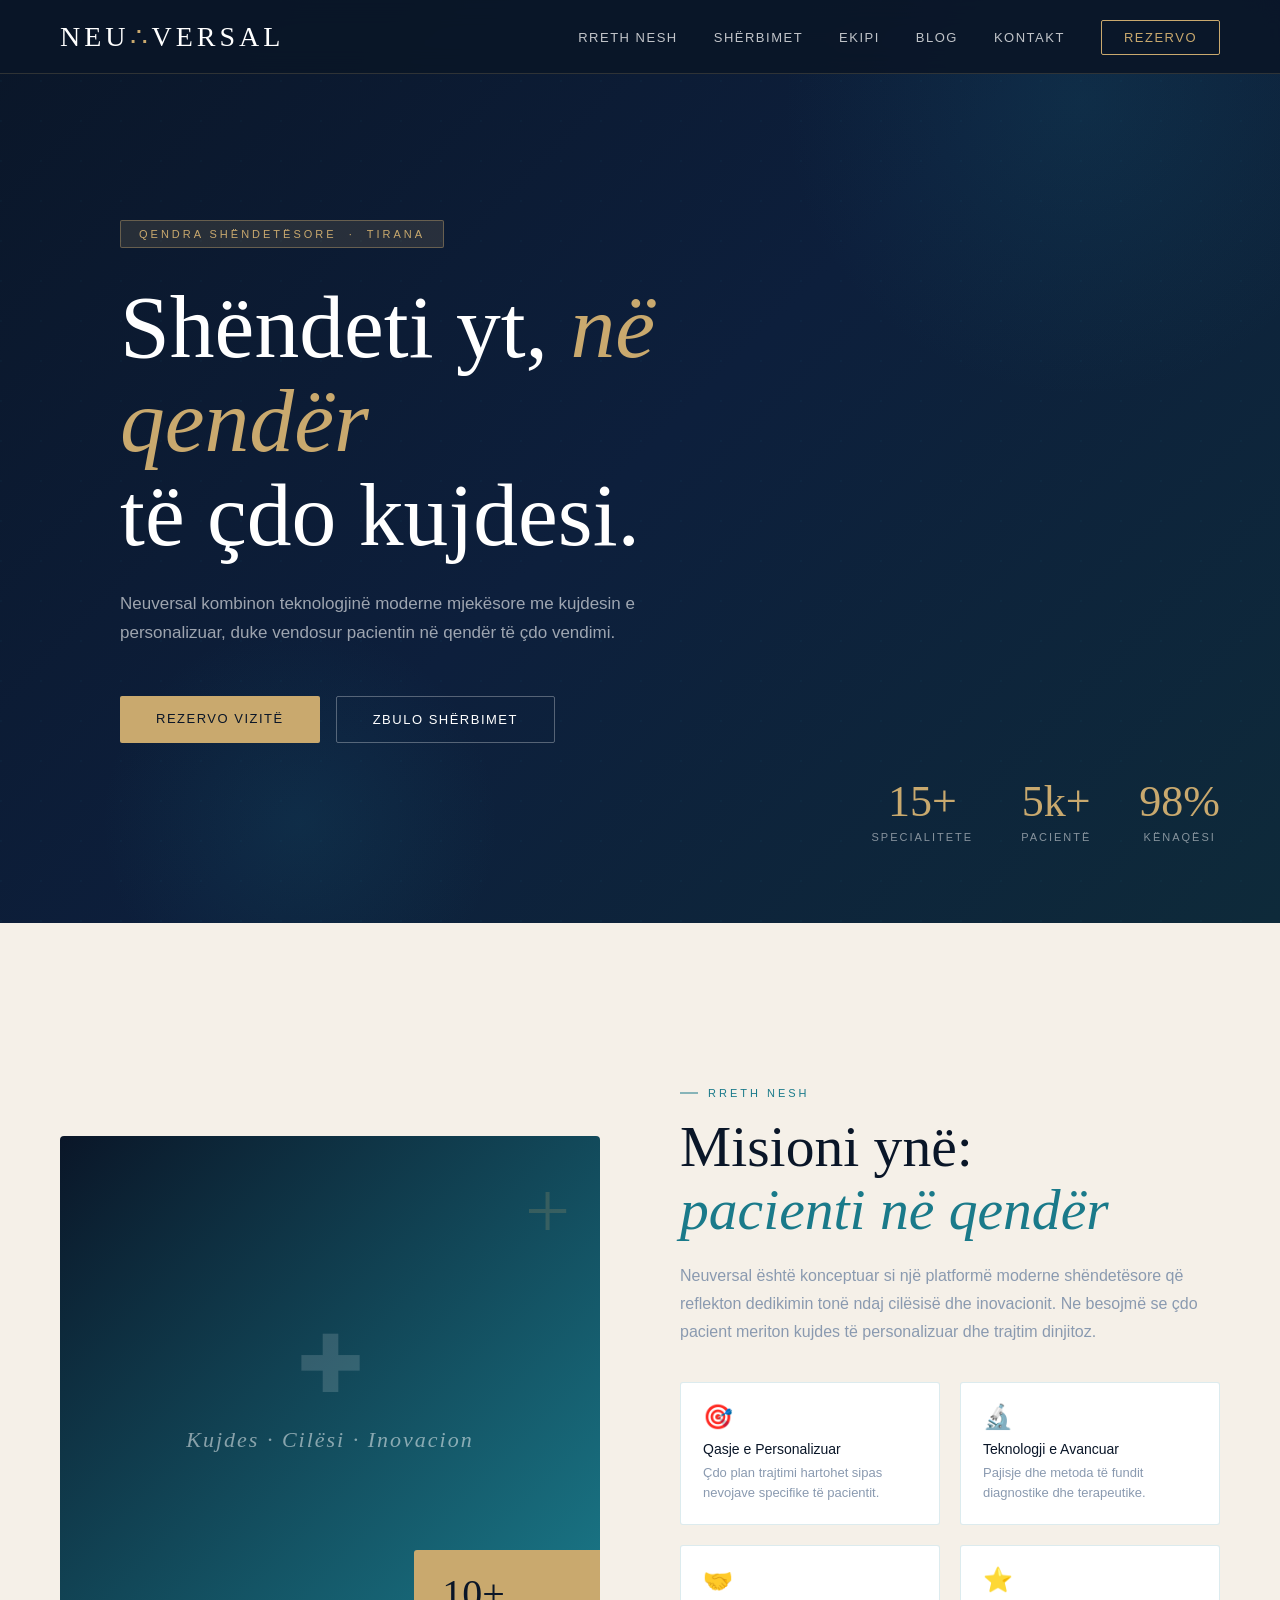
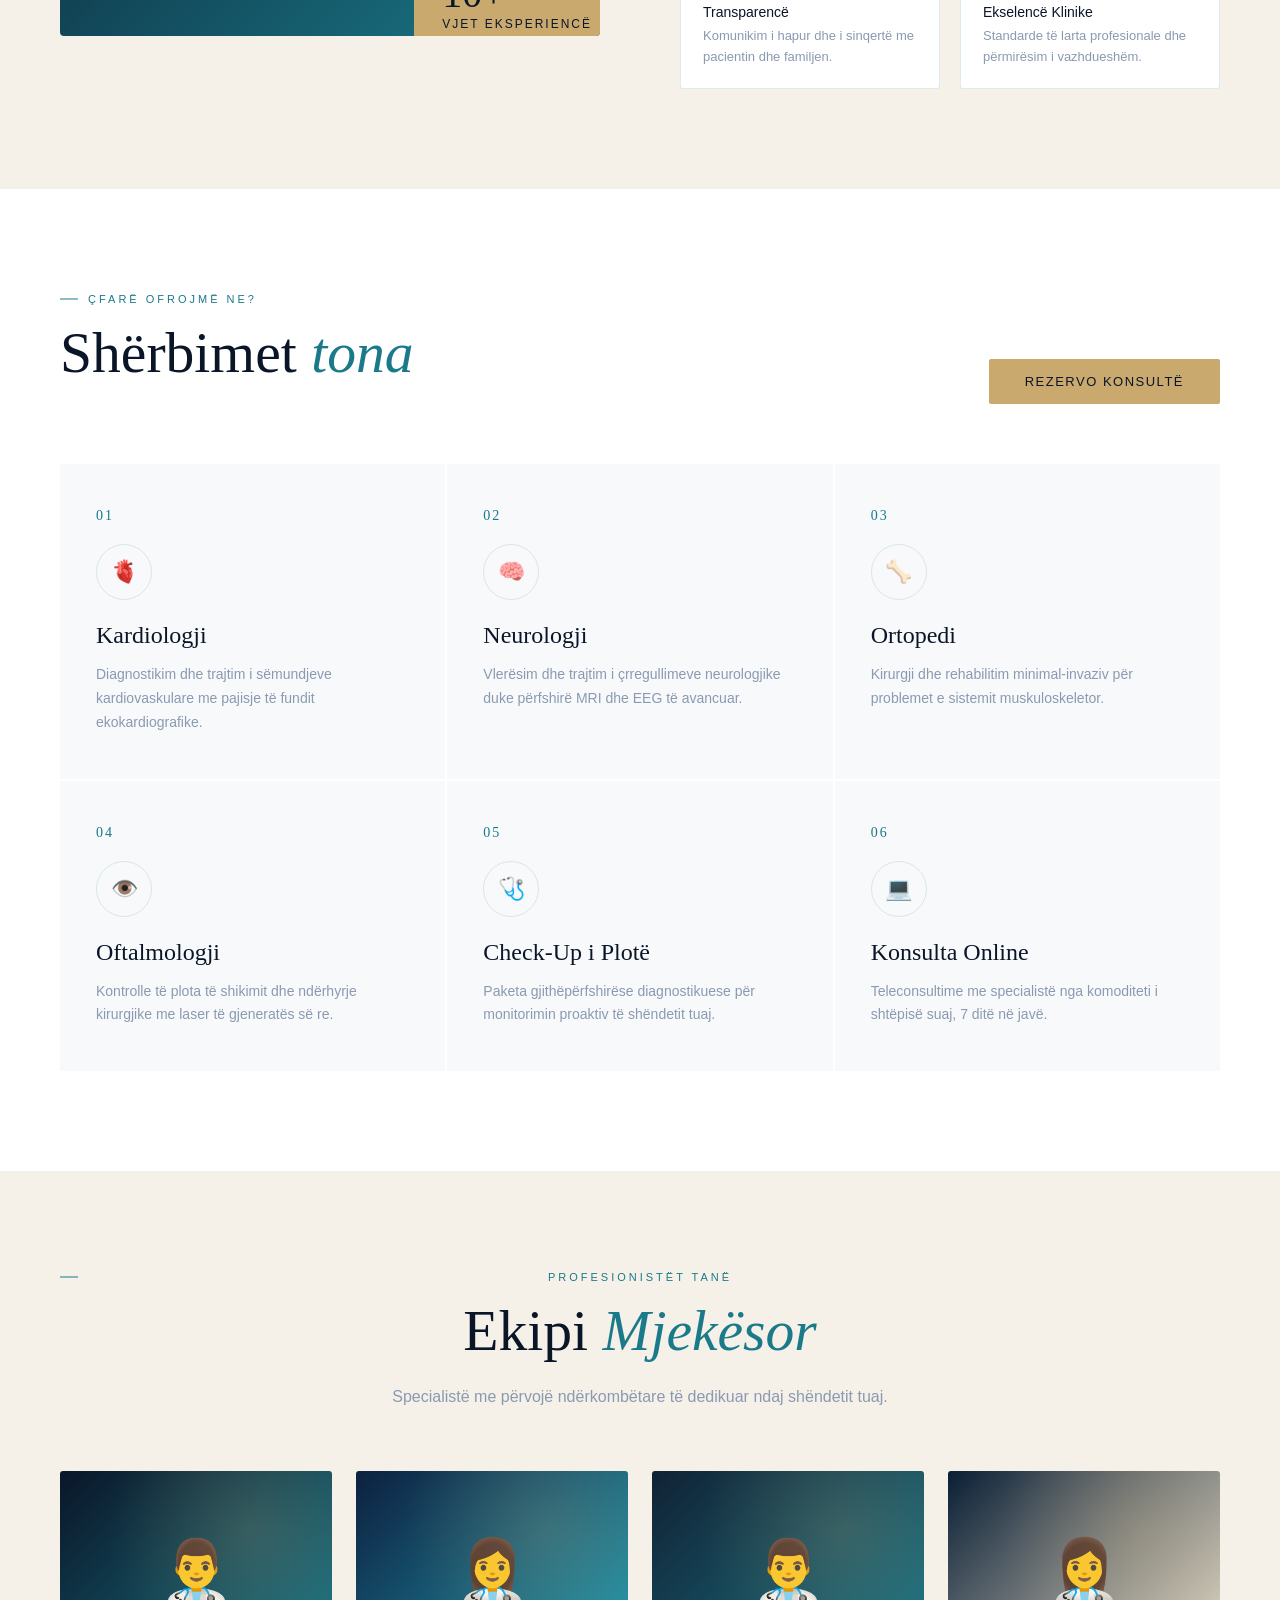
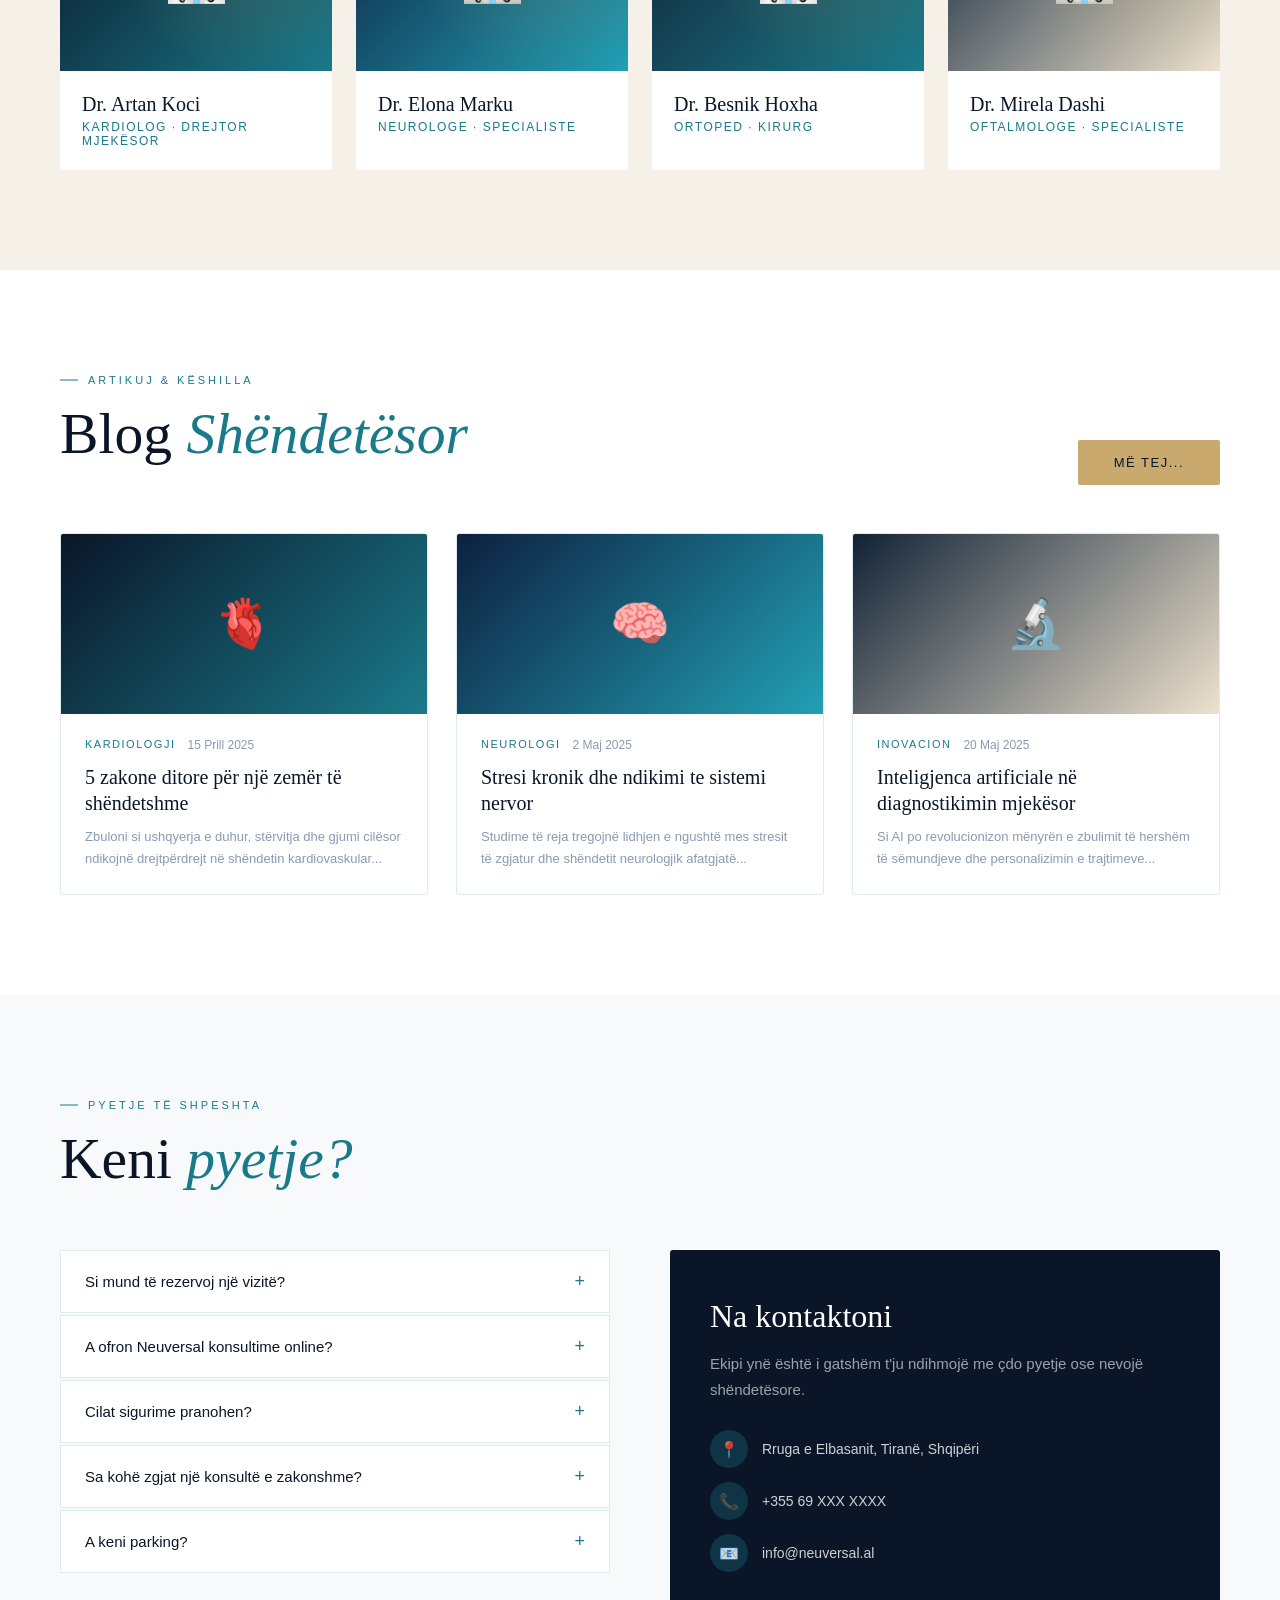
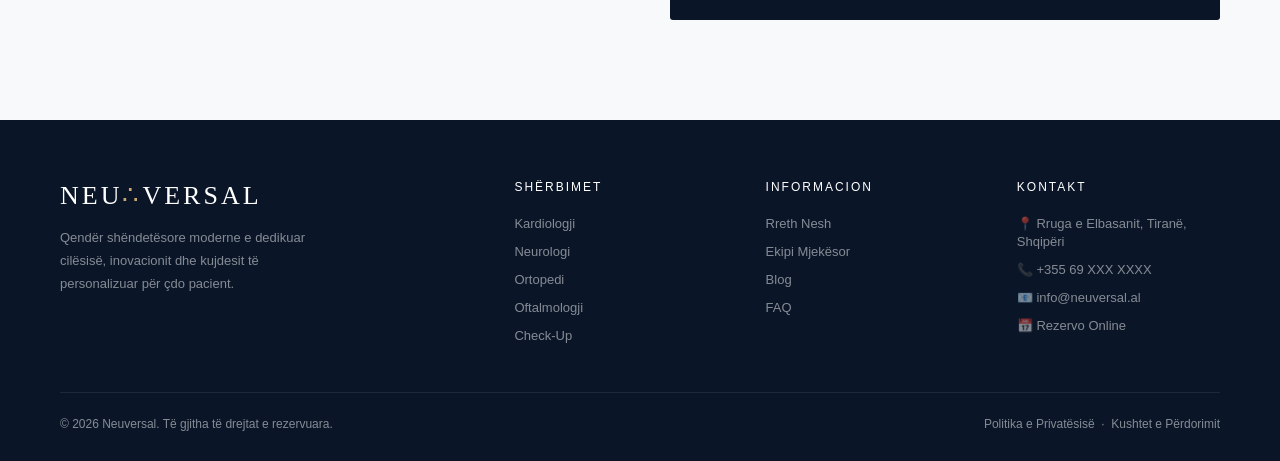
<file: Files/index.html>
<!DOCTYPE html>
<head>
    <meta charset="UTF-8">
    <title>Neuversal | Qendra Shëndetësore</title>
    <link rel="stylesheet" href="style.css">
</head>
<body>

<div id="navbar"></div>
<section id="hero">
    <div class="hero-bg-pattern"></div>
    <div class="hero-orb orb1"></div>
    <div class="hero-orb orb2"></div>
    <div class="hero-content">
        <div class="hero-tag">Qendra Shëndetësore &nbsp;·&nbsp; Tirana</div>
        <h1 class="hero-title">Shëndeti yt,<em> në qendër </em><br>të çdo kujdesi.</h1>
        <p class="hero-sub">Neuversal kombinon teknologjinë moderne mjekësore me kujdesin e personalizuar, duke vendosur pacientin në qendër të çdo vendimi.</p>
        <div class="hero-actions">
            <a href="#booking" class="btn-primary">Rezervo Vizitë</a>
            <a href="#services" class="btn-outline">Zbulo Shërbimet</a>
        </div>
    </div>
    <div class="hero-stats">
        <div class="stat">
            <div class="stat-num">15+</div>
            <div class="stat-label">Specialitete</div>
        </div>
        <div class="stat">
            <div class="stat-num">5k+</div>
            <div class="stat-label">Pacientë</div>
        </div>
        <div class="stat">
            <div class="stat-num">98%</div>
            <div class="stat-label">Kënaqësi</div>
        </div>
    </div>
</section>

<section id="about">
    <div class="about-grid">
        <div class="about-visual reveal">
            <div class="about-visual-inner">
                <div class="cross-icon">✚</div>
                <div class="about-icon-text">Kujdes · Cilësi · Inovacion</div>
            </div>
            <div class="about-badge">
                <span>10+</span>
                <small>Vjet Eksperiencë</small>
            </div>
        </div>
        <div class="reveal">
            <div class="section-tag">Rreth Nesh</div>
            <h2 class="section-title">Misioni ynë:<br><em>pacienti në qendër </em></h2>
            <p class="section-sub">Neuversal është konceptuar si një platformë moderne shëndetësore që reflekton dedikimin tonë ndaj cilësisë dhe inovacionit. Ne besojmë se çdo pacient meriton kujdes të personalizuar dhe trajtim dinjitoz.</p>
            <div class="values-grid">
                <div class="value-card">
                    <div class="value-icon">🎯</div>
                    <div class="value-title">Qasje e Personalizuar</div>
                    <div class="value-text">Çdo plan trajtimi hartohet sipas nevojave specifike të pacientit.</div>
                </div>
                <div class="value-card">
                    <div class="value-icon">🔬</div>
                    <div class="value-title">Teknologji e Avancuar</div>
                    <div class="value-text">Pajisje dhe metoda të fundit diagnostike dhe terapeutike.</div>
                </div>
                <div class="value-card">
                    <div class="value-icon">🤝</div>
                    <div class="value-title">Transparencë</div>
                    <div class="value-text">Komunikim i hapur dhe i sinqertë me pacientin dhe familjen.</div>
                </div>
                <div class="value-card">
                    <div class="value-icon">⭐</div>
                    <div class="value-title">Ekselencë Klinike</div>
                    <div class="value-text">Standarde të larta profesionale dhe përmirësim i vazhdueshëm.</div>
                </div>
            </div>
        </div>
    </div>
</section>

<section id="services">
    <div class="services-header reveal">
        <div>
            <div class="section-tag">Çfarë ofrojmë ne?</div>
            <h2 class="section-title">Shërbimet <em>tona</em></h2>
        </div>
        <a href="booking.html" class="btn-primary">Rezervo Konsultë</a>
    </div>
    <div class="services-grid">
        <div class="service-card reveal">
            <div class="service-num">01</div>
            <div class="service-icon-wrap">🫀</div>
            <div class="service-title">Kardiologji</div>
            <div class="service-text">Diagnostikim dhe trajtim i sëmundjeve kardiovaskulare me pajisje të fundit ekokardiografike.</div>
        </div>
        <div class="service-card reveal">
            <div class="service-num">02</div>
            <div class="service-icon-wrap">🧠</div>
            <div class="service-title">Neurologji</div>
            <div class="service-text">Vlerësim dhe trajtim i çrregullimeve neurologjike duke përfshirë MRI dhe EEG të avancuar.</div>
        </div>
        <div class="service-card reveal">
            <div class="service-num">03</div>
            <div class="service-icon-wrap">🦴</div>
            <div class="service-title">Ortopedi</div>
            <div class="service-text">Kirurgji dhe rehabilitim minimal-invaziv për problemet e sistemit muskuloskeletor.</div>
        </div>
        <div class="service-card reveal">
            <div class="service-num">04</div>
            <div class="service-icon-wrap">👁️</div>
            <div class="service-title">Oftalmologji</div>
            <div class="service-text">Kontrolle të plota të shikimit dhe ndërhyrje kirurgjike me laser të gjeneratës së re.</div>
        </div>
        <div class="service-card reveal">
            <div class="service-num">05</div>
            <div class="service-icon-wrap">🩺</div>
            <div class="service-title">Check-Up i Plotë</div>
            <div class="service-text">Paketa gjithëpërfshirëse diagnostikuese për monitorimin proaktiv të shëndetit tuaj.</div>
        </div>
        <div class="service-card reveal">
            <div class="service-num">06</div>
            <div class="service-icon-wrap">💻</div>
            <div class="service-title">Konsulta Online</div>
            <div class="service-text">Teleconsultime me specialistë nga komoditeti i shtëpisë suaj, 7 ditë në javë.</div>
        </div>
    </div>
</section>

<!-- TEAM -->
<section id="team">
    <div class="reveal" style="text-align:center;">
        <div class="section-tag" style="display:block;padding-left:0;">Profesionistët tanë</div>
        <h2 class="section-title">Ekipi <em>Mjekësor</em></h2>
        <p class="section-sub" style="margin:0 auto;">Specialistë me përvojë ndërkombëtare të dedikuar ndaj shëndetit tuaj.</p>
    </div>
    <div class="team-grid">
        <div class="team-card reveal">
            <div class="team-photo" style="background:linear-gradient(135deg,#0a1628,#1a7a8a);">👨‍⚕️</div>
            <div class="team-info">
                <div class="team-name">Dr. Artan Koci</div>
                <div class="team-role">Kardiolog · Drejtor Mjekësor</div>
            </div>
        </div>
        <div class="team-card reveal">
            <div class="team-photo" style="background:linear-gradient(135deg,#0d2040,#22a0b4);">👩‍⚕️</div>
            <div class="team-info">
                <div class="team-name">Dr. Elona Marku</div>
                <div class="team-role">Neurologe · Specialiste</div>
            </div>
        </div>
        <div class="team-card reveal">
            <div class="team-photo" style="background:linear-gradient(135deg,#112235,#1a7a8a);">👨‍⚕️</div>
            <div class="team-info">
                <div class="team-name">Dr. Besnik Hoxha</div>
                <div class="team-role">Ortoped · Kirurg</div>
            </div>
        </div>
        <div class="team-card reveal">
            <div class="team-photo" style="background:linear-gradient(135deg,#0a1f35,#c9a96e55);">👩‍⚕️</div>
            <div class="team-info">
                <div class="team-name">Dr. Mirela Dashi</div>
                <div class="team-role">Oftalmologe · Specialiste</div>
            </div>
        </div>
    </div>
</section>


<!-- BLOG -->
<section id="blog">
    <div class="blog-header reveal">
        <div>
            <div class="section-tag">Artikuj & Këshilla</div>
            <h2 class="section-title">Blog <em>Shëndetësor</em></h2>
        </div>
        <div class="blog-actions">
            <a href="blog.html" class="btn-primary">Më tej...</a>
        </div>
    </div>
    <div class="blog-grid" id="blogGrid">
        <div class="blog-card reveal" data-tags="zemër kardiovaskulare">
            <div class="blog-img" style="background:linear-gradient(135deg,#0a1628,#1a7a8a);">🫀</div>
            <div class="blog-body">
                <div class="blog-meta">
                    <span class="blog-cat">Kardiologji</span>
                    <span class="blog-date">15 Prill 2025</span>
                </div>
                <div class="blog-title">5 zakone ditore për një zemër të shëndetshme</div>
                <div class="blog-excerpt">Zbuloni si ushqyerja e duhur, stërvitja dhe gjumi cilësor ndikojnë drejtpërdrejt në shëndetin kardiovaskular...</div>
            </div>
        </div>
        <div class="blog-card reveal" data-tags="neurë trurit mendja">
            <div class="blog-img" style="background:linear-gradient(135deg,#0d2040,#22a0b4);">🧠</div>
            <div class="blog-body">
                <div class="blog-meta">
                    <span class="blog-cat">Neurologi</span>
                    <span class="blog-date">2 Maj 2025</span>
                </div>
                <div class="blog-title">Stresi kronik dhe ndikimi te sistemi nervor</div>
                <div class="blog-excerpt">Studime të reja tregojnë lidhjen e ngushtë mes stresit të zgjatur dhe shëndetit neurologjik afatgjatë...</div>
            </div>
        </div>
        <div class="blog-card reveal" data-tags="teknologji mjekësi inovacion">
            <div class="blog-img" style="background:linear-gradient(135deg,#112235,#c9a96e55);">🔬</div>
            <div class="blog-body">
                <div class="blog-meta">
                    <span class="blog-cat">Inovacion</span>
                    <span class="blog-date">20 Maj 2025</span>
                </div>
                <div class="blog-title">Inteligjenca artificiale në diagnostikimin mjekësor</div>
                <div class="blog-excerpt">Si AI po revolucionizon mënyrën e zbulimit të hershëm të sëmundjeve dhe personalizimin e trajtimeve...</div>
            </div>
        </div>
    </div>
</section>


<!-- FAQ -->
<section id="faq">
    <div class="section-tag reveal">Pyetje të Shpeshta</div>
    <h2 class="section-title reveal">Keni <em>pyetje?</em></h2>
    <div class="faq-grid">
        <div class="faq-list reveal">
            <div class="faq-item">
                <div class="faq-q" onclick="toggleFaq(this)">
                    Si mund të rezervoj një vizitë? <span class="faq-arrow">+</span>
                </div>
                <div class="faq-a"><p>Mund të rezervoni online nëpërmjet formularit tonë, duke telefonuar numrin tonë, ose duke ardhur direkt në qendër. Konfirmimi bëhet brenda 24 orëve.</p></div>
            </div>
            <div class="faq-item">
                <div class="faq-q" onclick="toggleFaq(this)">
                    A ofron Neuversal konsultime online? <span class="faq-arrow">+</span>
                </div>
                <div class="faq-a"><p>Po, ofrojmë teleconsultime me të gjithë specialistët tanë nëpërmjet platformës dixhitale, nga e hëna deri të dielën.</p></div>
            </div>
            <div class="faq-item">
                <div class="faq-q" onclick="toggleFaq(this)">
                    Cilat sigurime pranohen? <span class="faq-arrow">+</span>
                </div>
                <div class="faq-a"><p>Punojmë me kryesore kompanitë e sigurimeve shëndetësore private në Shqipëri. Kontaktoni recepsionin tonë për informacion specifik.</p></div>
            </div>
            <div class="faq-item">
                <div class="faq-q" onclick="toggleFaq(this)">
                    Sa kohë zgjat një konsultë e zakonshme? <span class="faq-arrow">+</span>
                </div>
                <div class="faq-a"><p>Konsultat standarde zgjasin 30–45 minuta. Vizitat e check-up mund të zgjasin deri 2 orë varësisht nga paketa e zgjedhur.</p></div>
            </div>
            <div class="faq-item">
                <div class="faq-q" onclick="toggleFaq(this)">
                    A keni parking? <span class="faq-arrow">+</span>
                </div>
                <div class="faq-a"><p>Po, ofrojmë parking falas për të gjithë pacientët tanë brenda ambienteve të qendrës.</p></div>
            </div>
        </div>
        <div class="faq-contact-box reveal">
            <h3>Na kontaktoni</h3>
            <p>Ekipi ynë është i gatshëm t'ju ndihmojë me çdo pyetje ose nevojë shëndetësore.</p>
            <div class="contact-details">
                <div class="contact-detail"><div class="contact-detail-icon">📍</div> Rruga e Elbasanit, Tiranë, Shqipëri</div>
                <div class="contact-detail"><div class="contact-detail-icon">📞</div> +355 69 XXX XXXX</div>
                <div class="contact-detail"><div class="contact-detail-icon">📧</div> info@neuversal.al</div>
            </div>
        </div>
    </div>
</section>

<div id="footer"></div>




<script>
    fetch("navbar.html")
        .then(response => response.text())
        .then(data => {
            document.getElementById("navbar").innerHTML = data;
        });
    // Scroll reveal
    const observer = new IntersectionObserver(entries => {
        entries.forEach(e => { if(e.isIntersecting) e.target.classList.add('visible'); });
    }, { threshold: 0.1 });
    document.querySelectorAll('.reveal').forEach(el => observer.observe(el));

    // FAQ
    function toggleFaq(el) {
        const item = el.closest('.faq-item');
        const isOpen = item.classList.contains('open');
        document.querySelectorAll('.faq-item').forEach(i => i.classList.remove('open'));
        if (!isOpen) item.classList.add('open');
    }
        fetch("footer.html")
        .then(response => response.text())
        .then(data => {
        document.getElementById("footer").innerHTML = data;
    });

</script>
</body>
</html>
</file>
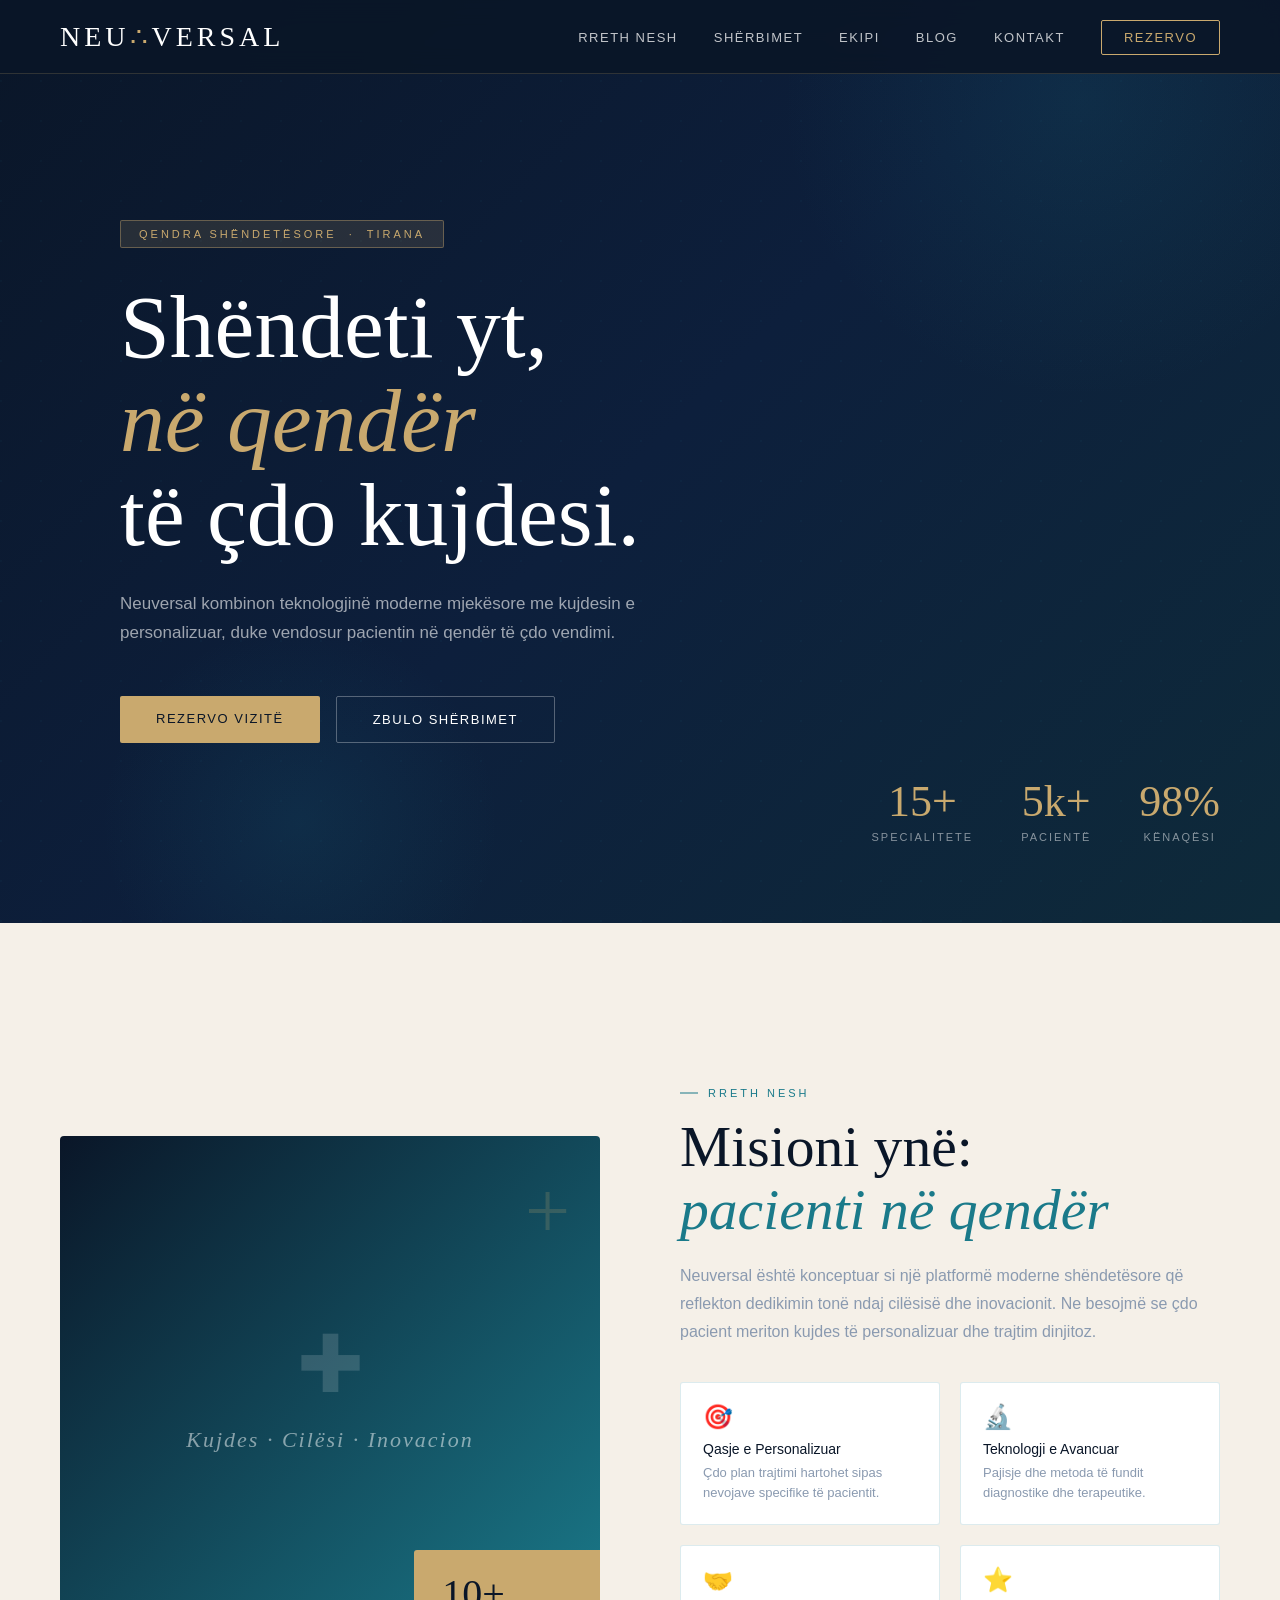
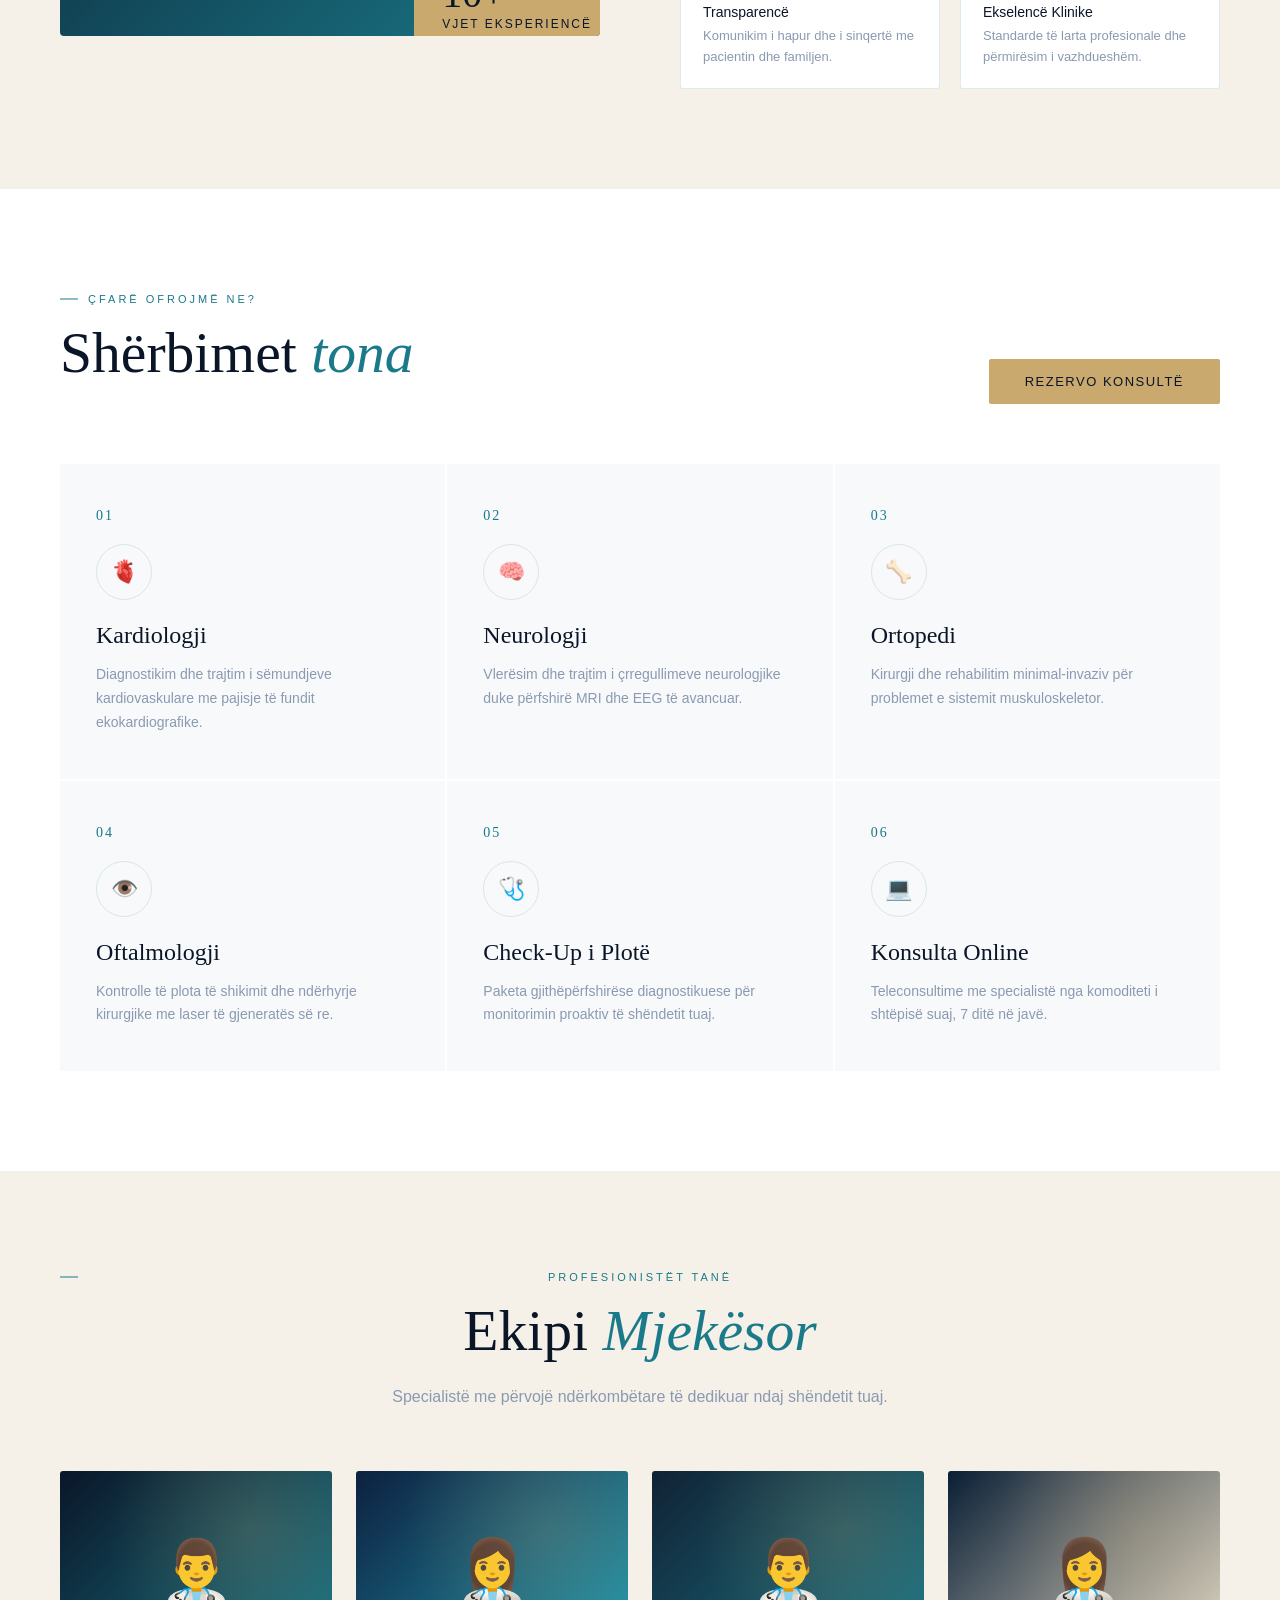
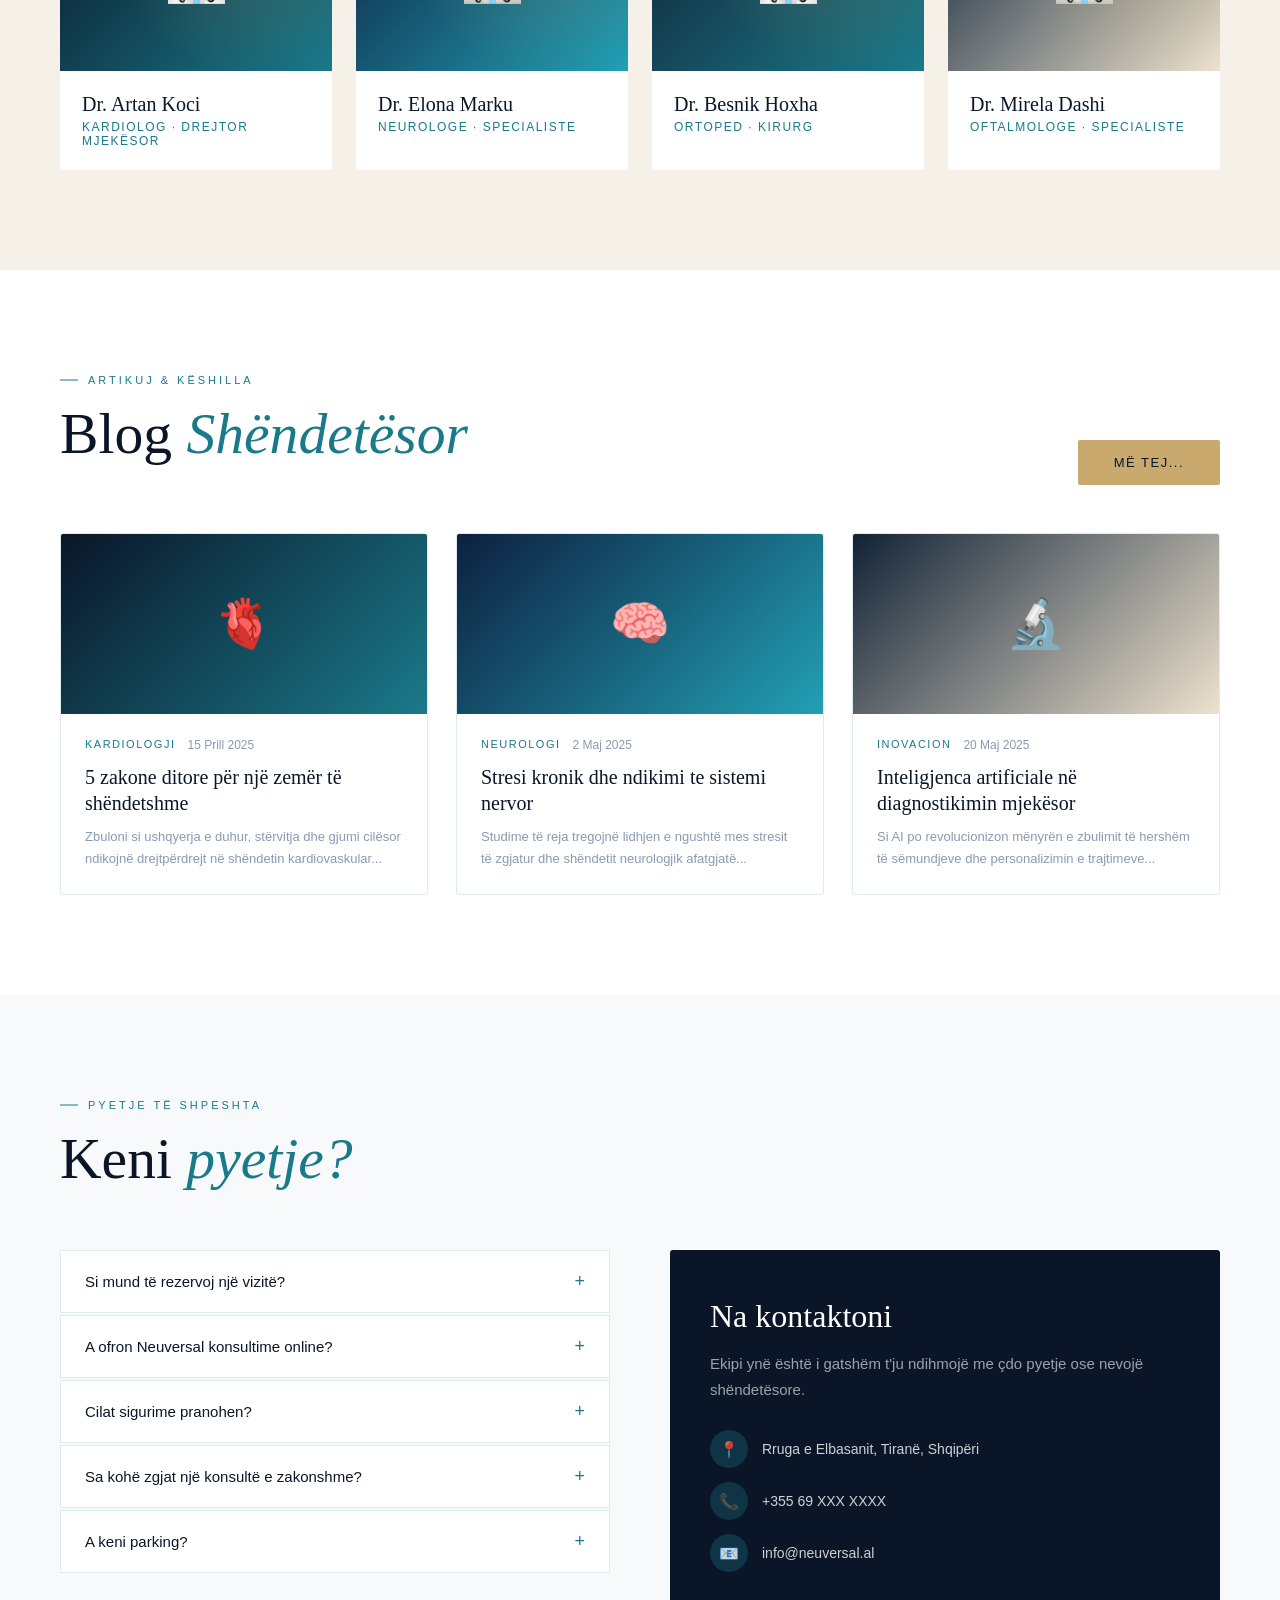
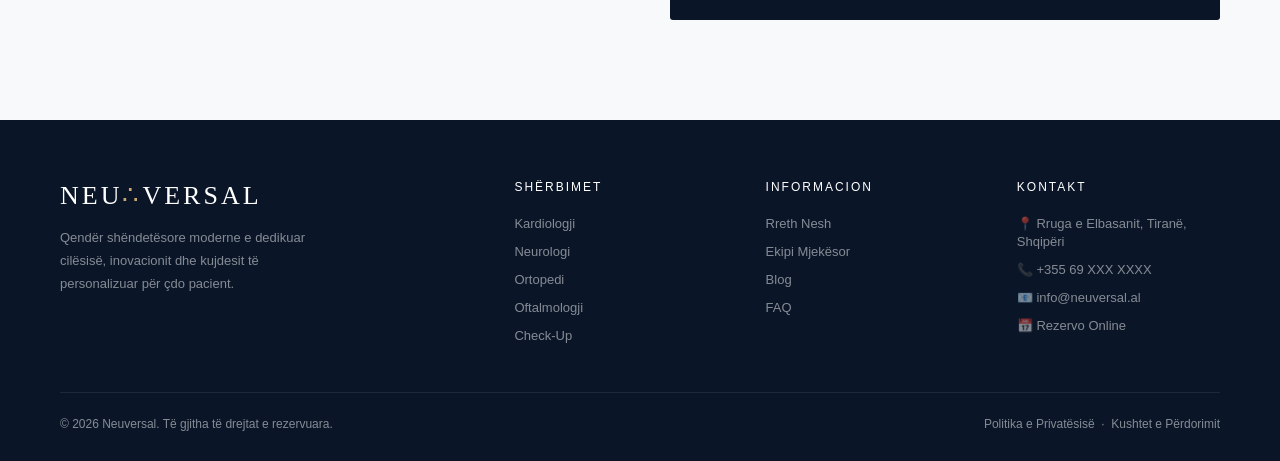
<file: Files/User/index.html>
<!DOCTYPE html>
<head>
    <meta charset="UTF-8">
    <title>Neuversal | Qendra Shëndetësore</title>
    <link rel="stylesheet" href="style.css">
</head>
<body>

<div id="navbar"></div>
<section id="hero">
    <div class="hero-bg-pattern"></div>
    <div class="hero-orb orb1"></div>
    <div class="hero-orb orb2"></div>
    <div class="hero-content">
        <div class="hero-tag">Qendra Shëndetësore &nbsp;·&nbsp; Tirana</div>
        <h1 class="hero-title">Shëndeti yt,  <br><em> në qendër </em><br>të çdo kujdesi.</h1>
        <p class="hero-sub">Neuversal kombinon teknologjinë moderne mjekësore me kujdesin e personalizuar, duke vendosur pacientin në qendër të çdo vendimi.</p>
        <div class="hero-actions">
            <a href="booking.html" class="btn-primary">Rezervo Vizitë</a>
            <a href="services.html" class="btn-outline">Zbulo Shërbimet</a>
        </div>
    </div>
    <div class="hero-stats">
        <div class="stat">
            <div class="stat-num">15+</div>
            <div class="stat-label">Specialitete</div>
        </div>
        <div class="stat">
            <div class="stat-num">5k+</div>
            <div class="stat-label">Pacientë</div>
        </div>
        <div class="stat">
            <div class="stat-num">98%</div>
            <div class="stat-label">Kënaqësi</div>
        </div>
    </div>
</section>

<section id="about">
    <div class="about-grid">
        <div class="about-visual reveal">
            <div class="about-visual-inner">
                <div class="cross-icon">✚</div>
                <div class="about-icon-text">Kujdes · Cilësi · Inovacion</div>
            </div>
            <div class="about-badge">
                <span>10+</span>
                <small>Vjet Eksperiencë</small>
            </div>
        </div>
        <div class="reveal">
            <div class="section-tag">Rreth Nesh</div>
            <h2 class="section-title">Misioni ynë:<br><em>pacienti në qendër </em></h2>
            <p class="section-sub">Neuversal është konceptuar si një platformë moderne shëndetësore që reflekton dedikimin tonë ndaj cilësisë dhe inovacionit. Ne besojmë se çdo pacient meriton kujdes të personalizuar dhe trajtim dinjitoz.</p>
            <div class="values-grid">
                <div class="value-card">
                    <div class="value-icon">🎯</div>
                    <div class="value-title">Qasje e Personalizuar</div>
                    <div class="value-text">Çdo plan trajtimi hartohet sipas nevojave specifike të pacientit.</div>
                </div>
                <div class="value-card">
                    <div class="value-icon">🔬</div>
                    <div class="value-title">Teknologji e Avancuar</div>
                    <div class="value-text">Pajisje dhe metoda të fundit diagnostike dhe terapeutike.</div>
                </div>
                <div class="value-card">
                    <div class="value-icon">🤝</div>
                    <div class="value-title">Transparencë</div>
                    <div class="value-text">Komunikim i hapur dhe i sinqertë me pacientin dhe familjen.</div>
                </div>
                <div class="value-card">
                    <div class="value-icon">⭐</div>
                    <div class="value-title">Ekselencë Klinike</div>
                    <div class="value-text">Standarde të larta profesionale dhe përmirësim i vazhdueshëm.</div>
                </div>
            </div>
        </div>
    </div>
</section>

<section id="services">
    <div class="services-header reveal">
        <div>
            <div class="section-tag">Çfarë ofrojmë ne?</div>
            <h2 class="section-title">Shërbimet <em>tona</em></h2>
        </div>
        <a href="booking.html" class="btn-primary">Rezervo Konsultë</a>
    </div>
    <div class="services-grid">
        <div class="service-card reveal">
            <div class="service-num">01</div>
            <div class="service-icon-wrap">🫀</div>
            <div class="service-title">Kardiologji</div>
            <div class="service-text">Diagnostikim dhe trajtim i sëmundjeve kardiovaskulare me pajisje të fundit ekokardiografike.</div>
        </div>
        <div class="service-card reveal">
            <div class="service-num">02</div>
            <div class="service-icon-wrap">🧠</div>
            <div class="service-title">Neurologji</div>
            <div class="service-text">Vlerësim dhe trajtim i çrregullimeve neurologjike duke përfshirë MRI dhe EEG të avancuar.</div>
        </div>
        <div class="service-card reveal">
            <div class="service-num">03</div>
            <div class="service-icon-wrap">🦴</div>
            <div class="service-title">Ortopedi</div>
            <div class="service-text">Kirurgji dhe rehabilitim minimal-invaziv për problemet e sistemit muskuloskeletor.</div>
        </div>
        <div class="service-card reveal">
            <div class="service-num">04</div>
            <div class="service-icon-wrap">👁️</div>
            <div class="service-title">Oftalmologji</div>
            <div class="service-text">Kontrolle të plota të shikimit dhe ndërhyrje kirurgjike me laser të gjeneratës së re.</div>
        </div>
        <div class="service-card reveal">
            <div class="service-num">05</div>
            <div class="service-icon-wrap">🩺</div>
            <div class="service-title">Check-Up i Plotë</div>
            <div class="service-text">Paketa gjithëpërfshirëse diagnostikuese për monitorimin proaktiv të shëndetit tuaj.</div>
        </div>
        <div class="service-card reveal">
            <div class="service-num">06</div>
            <div class="service-icon-wrap">💻</div>
            <div class="service-title">Konsulta Online</div>
            <div class="service-text">Teleconsultime me specialistë nga komoditeti i shtëpisë suaj, 7 ditë në javë.</div>
        </div>
    </div>
</section>

<!-- TEAM -->
<section id="team">
    <div class="reveal" style="text-align:center;">
        <div class="section-tag" style="display:block;padding-left:0;">Profesionistët tanë</div>
        <h2 class="section-title">Ekipi <em>Mjekësor</em></h2>
        <p class="section-sub" style="margin:0 auto;">Specialistë me përvojë ndërkombëtare të dedikuar ndaj shëndetit tuaj.</p>
    </div>
    <div class="team-grid">
        <div class="team-card reveal">
            <div class="team-photo" style="background:linear-gradient(135deg,#0a1628,#1a7a8a);">👨‍⚕️</div>
            <div class="team-info">
                <div class="team-name">Dr. Artan Koci</div>
                <div class="team-role">Kardiolog · Drejtor Mjekësor</div>
            </div>
        </div>
        <div class="team-card reveal">
            <div class="team-photo" style="background:linear-gradient(135deg,#0d2040,#22a0b4);">👩‍⚕️</div>
            <div class="team-info">
                <div class="team-name">Dr. Elona Marku</div>
                <div class="team-role">Neurologe · Specialiste</div>
            </div>
        </div>
        <div class="team-card reveal">
            <div class="team-photo" style="background:linear-gradient(135deg,#112235,#1a7a8a);">👨‍⚕️</div>
            <div class="team-info">
                <div class="team-name">Dr. Besnik Hoxha</div>
                <div class="team-role">Ortoped · Kirurg</div>
            </div>
        </div>
        <div class="team-card reveal">
            <div class="team-photo" style="background:linear-gradient(135deg,#0a1f35,#c9a96e55);">👩‍⚕️</div>
            <div class="team-info">
                <div class="team-name">Dr. Mirela Dashi</div>
                <div class="team-role">Oftalmologe · Specialiste</div>
            </div>
        </div>
    </div>
</section>


<!-- BLOG -->
<section id="blog">
    <div class="blog-header reveal">
        <div>
            <div class="section-tag">Artikuj & Këshilla</div>
            <h2 class="section-title">Blog <em>Shëndetësor</em></h2>
        </div>
        <div class="blog-actions">
            <a href="blog.html" class="btn-primary">Më tej...</a>
        </div>
    </div>
    <div class="blog-grid" id="blogGrid">
        <div class="blog-card reveal" data-tags="zemër kardiovaskulare">
            <div class="blog-img" style="background:linear-gradient(135deg,#0a1628,#1a7a8a);">🫀</div>
            <div class="blog-body">
                <div class="blog-meta">
                    <span class="blog-cat">Kardiologji</span>
                    <span class="blog-date">15 Prill 2025</span>
                </div>
                <div class="blog-title">5 zakone ditore për një zemër të shëndetshme</div>
                <div class="blog-excerpt">Zbuloni si ushqyerja e duhur, stërvitja dhe gjumi cilësor ndikojnë drejtpërdrejt në shëndetin kardiovaskular...</div>
            </div>
        </div>
        <div class="blog-card reveal" data-tags="neurë trurit mendja">
            <div class="blog-img" style="background:linear-gradient(135deg,#0d2040,#22a0b4);">🧠</div>
            <div class="blog-body">
                <div class="blog-meta">
                    <span class="blog-cat">Neurologi</span>
                    <span class="blog-date">2 Maj 2025</span>
                </div>
                <div class="blog-title">Stresi kronik dhe ndikimi te sistemi nervor</div>
                <div class="blog-excerpt">Studime të reja tregojnë lidhjen e ngushtë mes stresit të zgjatur dhe shëndetit neurologjik afatgjatë...</div>
            </div>
        </div>
        <div class="blog-card reveal" data-tags="teknologji mjekësi inovacion">
            <div class="blog-img" style="background:linear-gradient(135deg,#112235,#c9a96e55);">🔬</div>
            <div class="blog-body">
                <div class="blog-meta">
                    <span class="blog-cat">Inovacion</span>
                    <span class="blog-date">20 Maj 2025</span>
                </div>
                <div class="blog-title">Inteligjenca artificiale në diagnostikimin mjekësor</div>
                <div class="blog-excerpt">Si AI po revolucionizon mënyrën e zbulimit të hershëm të sëmundjeve dhe personalizimin e trajtimeve...</div>
            </div>
        </div>
    </div>
</section>


<!-- FAQ -->
<section id="faq">
    <div class="section-tag reveal">Pyetje të Shpeshta</div>
    <h2 class="section-title reveal">Keni <em>pyetje?</em></h2>
    <div class="faq-grid">
        <div class="faq-list reveal">
            <div class="faq-item">
                <div class="faq-q" onclick="toggleFaq(this)">
                    Si mund të rezervoj një vizitë? <span class="faq-arrow">+</span>
                </div>
                <div class="faq-a"><p>Mund të rezervoni online nëpërmjet formularit tonë, duke telefonuar numrin tonë, ose duke ardhur direkt në qendër. Konfirmimi bëhet brenda 24 orëve.</p></div>
            </div>
            <div class="faq-item">
                <div class="faq-q" onclick="toggleFaq(this)">
                    A ofron Neuversal konsultime online? <span class="faq-arrow">+</span>
                </div>
                <div class="faq-a"><p>Po, ofrojmë teleconsultime me të gjithë specialistët tanë nëpërmjet platformës dixhitale, nga e hëna deri të dielën.</p></div>
            </div>
            <div class="faq-item">
                <div class="faq-q" onclick="toggleFaq(this)">
                    Cilat sigurime pranohen? <span class="faq-arrow">+</span>
                </div>
                <div class="faq-a"><p>Punojmë me kryesore kompanitë e sigurimeve shëndetësore private në Shqipëri. Kontaktoni recepsionin tonë për informacion specifik.</p></div>
            </div>
            <div class="faq-item">
                <div class="faq-q" onclick="toggleFaq(this)">
                    Sa kohë zgjat një konsultë e zakonshme? <span class="faq-arrow">+</span>
                </div>
                <div class="faq-a"><p>Konsultat standarde zgjasin 30–45 minuta. Vizitat e check-up mund të zgjasin deri 2 orë varësisht nga paketa e zgjedhur.</p></div>
            </div>
            <div class="faq-item">
                <div class="faq-q" onclick="toggleFaq(this)">
                    A keni parking? <span class="faq-arrow">+</span>
                </div>
                <div class="faq-a"><p>Po, ofrojmë parking falas për të gjithë pacientët tanë brenda ambienteve të qendrës.</p></div>
            </div>
        </div>
        <div class="faq-contact-box reveal">
            <h3>Na kontaktoni</h3>
            <p>Ekipi ynë është i gatshëm t'ju ndihmojë me çdo pyetje ose nevojë shëndetësore.</p>
            <div class="contact-details">
                <div class="contact-detail"><div class="contact-detail-icon">📍</div> Rruga e Elbasanit, Tiranë, Shqipëri</div>
                <div class="contact-detail"><div class="contact-detail-icon">📞</div> +355 69 XXX XXXX</div>
                <div class="contact-detail"><div class="contact-detail-icon">📧</div> info@neuversal.al</div>
            </div>
        </div>
    </div>
</section>

<div id="footer"></div>




<script>
    fetch("navbar.html")
        .then(response => response.text())
        .then(data => {
            document.getElementById("navbar").innerHTML = data;
        });
    // Scroll reveal
    const observer = new IntersectionObserver(entries => {
        entries.forEach(e => { if(e.isIntersecting) e.target.classList.add('visible'); });
    }, { threshold: 0.1 });
    document.querySelectorAll('.reveal').forEach(el => observer.observe(el));

    // FAQ
    function toggleFaq(el) {
        const item = el.closest('.faq-item');
        const isOpen = item.classList.contains('open');
        document.querySelectorAll('.faq-item').forEach(i => i.classList.remove('open'));
        if (!isOpen) item.classList.add('open');
    }
        fetch("footer.html")
        .then(response => response.text())
        .then(data => {
        document.getElementById("footer").innerHTML = data;
    });

</script>
</body>
</html>
</file>
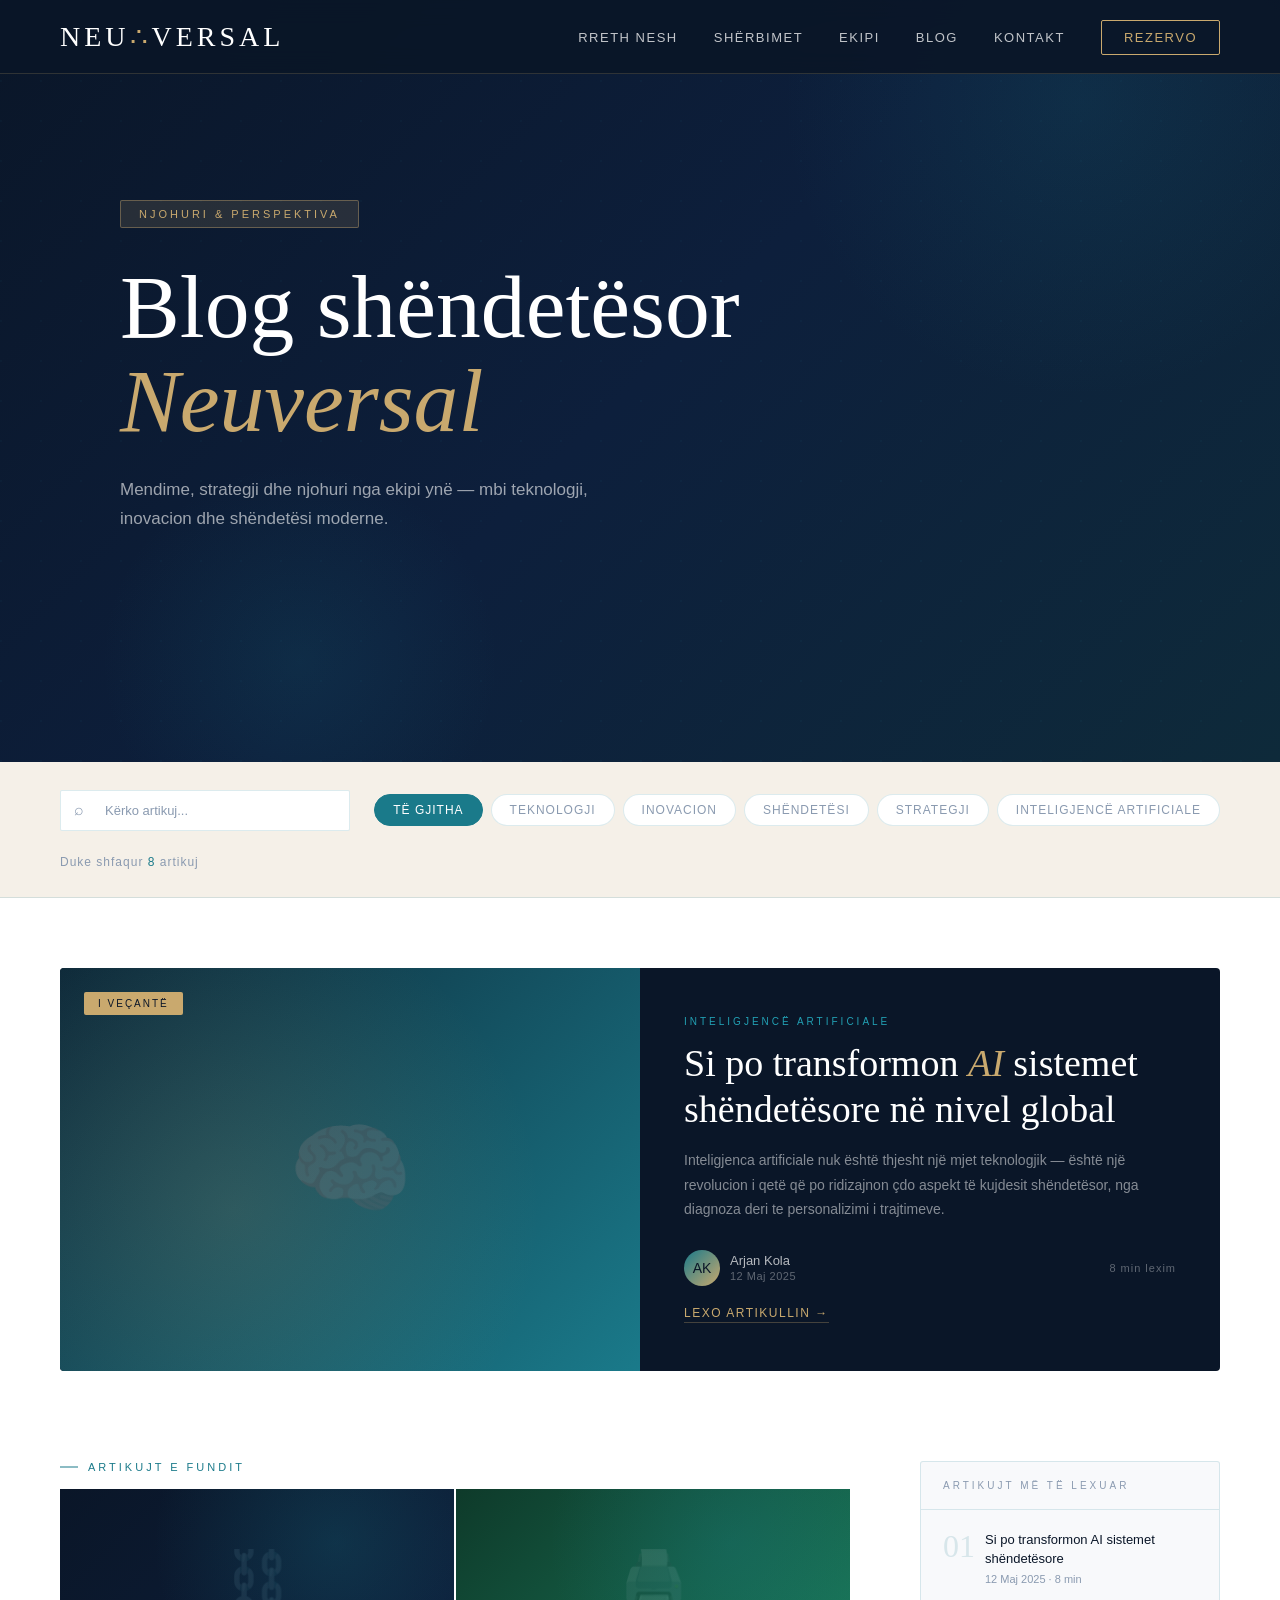
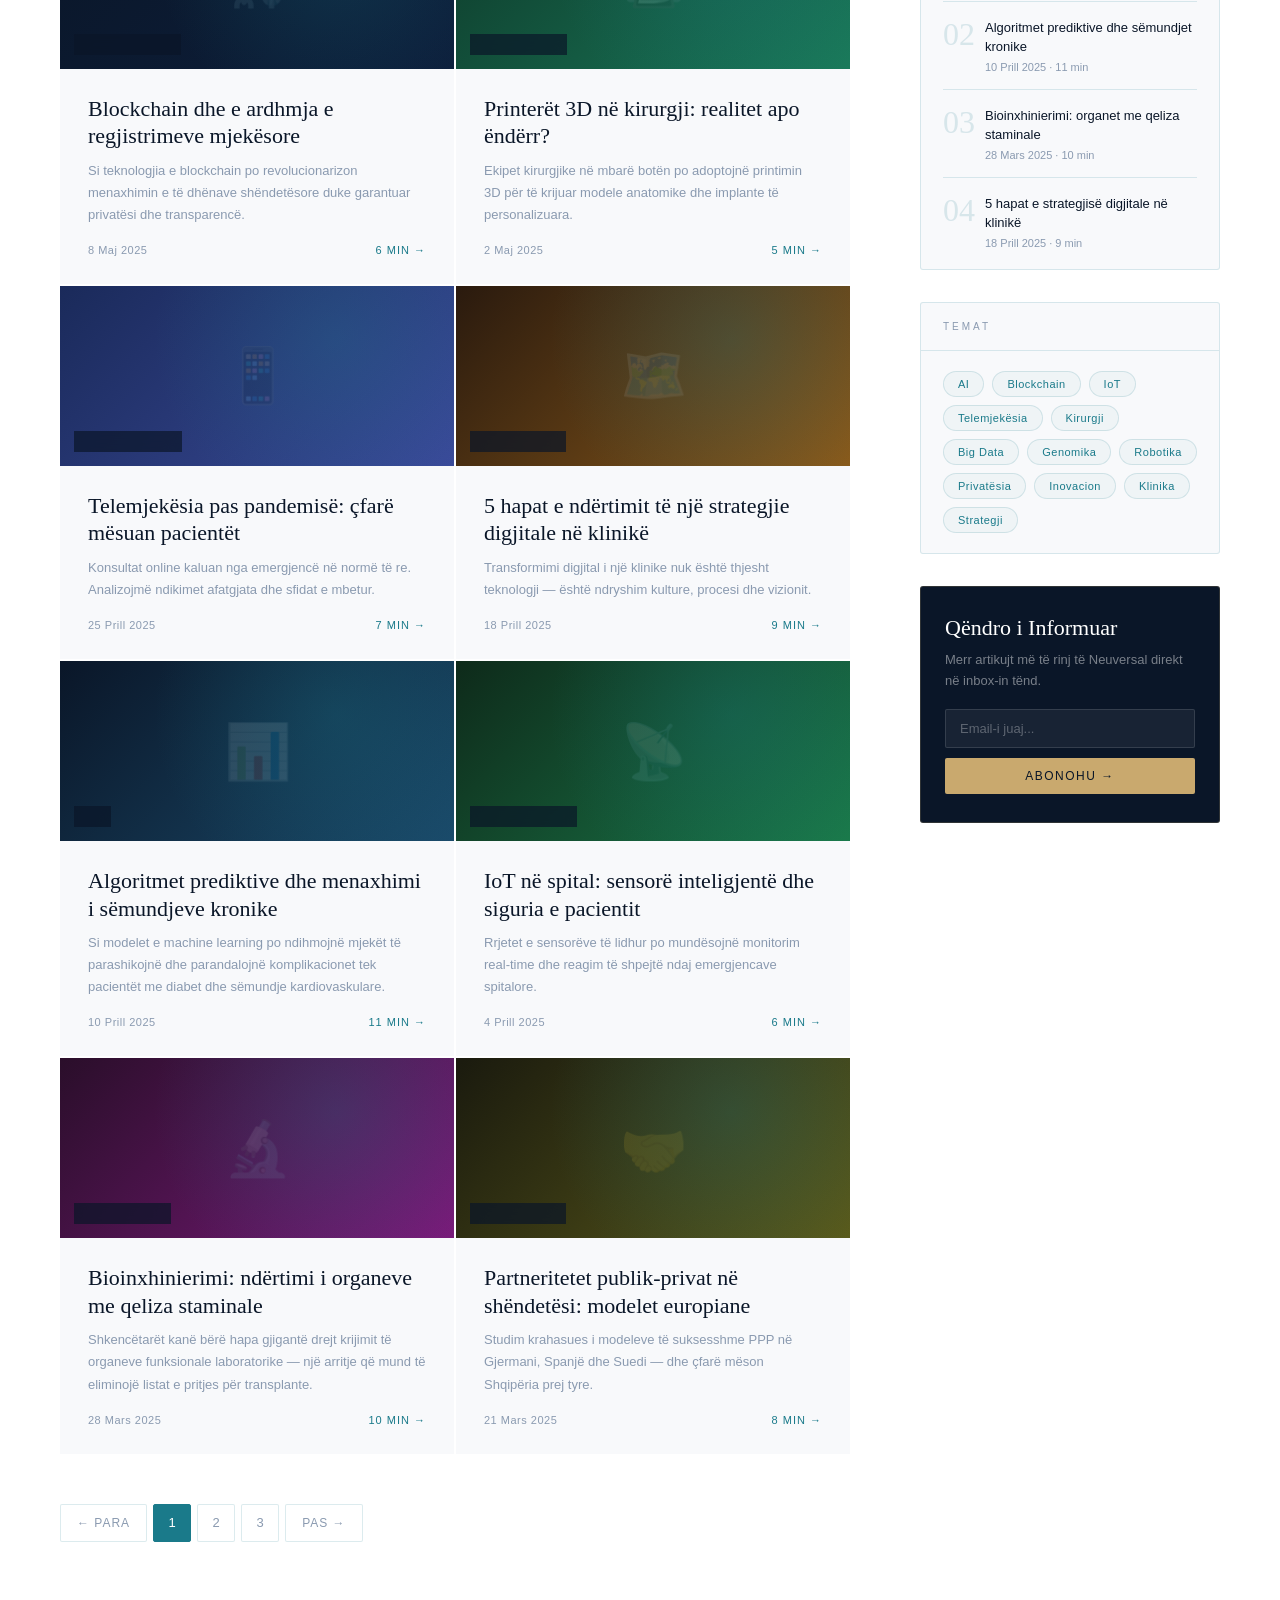
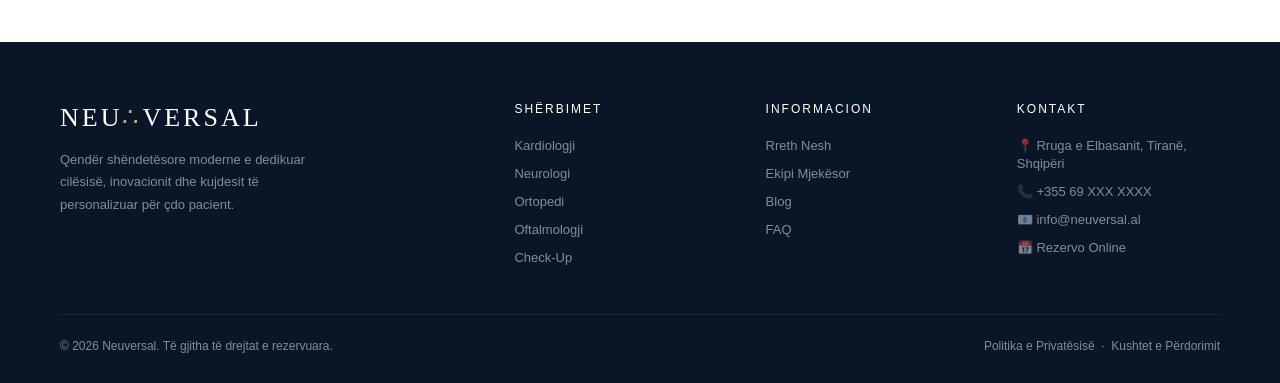
<file: Files/blog.html>
<!DOCTYPE html>
<html lang="en">
<head>
    <meta charset="UTF-8">
    <title>Blog | Neuversal</title>
    <link rel="stylesheet" href="style.css">
</head>
<body>
<div id="navbar"></div>
<section id="blog-hero">
    <div class="hero-bg-pattern"></div>
    <div class="hero-orb orb1"></div>
    <div class="hero-orb orb2"></div>
    <div class="hero-content">
        <div class="hero-tag">Njohuri &amp; Perspektiva</div>
        <h1 class="hero-title">Blog shëndetësor  <em>Neuversal</em></h1>
        <p class="hero-sub">Mendime, strategji dhe njohuri nga ekipi ynë — mbi teknologji, inovacion dhe shëndetësi moderne.</p>
    </div>
</section>

<!-- SEARCH + FILTERS -->
<div class="blog-controls" id="blogControls">
    <div class="controls-inner">
        <div class="search-wrap">
            <span class="search-icon">⌕</span>
            <input type="text" id="searchInput" placeholder="Kërko artikuj..."/>
        </div>
        <div class="category-filters">
            <button class="filter-btn active" data-cat="all">Të Gjitha</button>
            <button class="filter-btn" data-cat="Teknologji">Teknologji</button>
            <button class="filter-btn" data-cat="Inovacion">Inovacion</button>
            <button class="filter-btn" data-cat="Shëndetësi">Shëndetësi</button>
            <button class="filter-btn" data-cat="Strategji">Strategji</button>
            <button class="filter-btn" data-cat="AI">Inteligjencë Artificiale</button>
        </div>
        <div class="results-count">Duke shfaqur <span id="visibleCount">8</span> artikuj</div>
    </div>
</div>

<!-- MAIN BLOG AREA -->
<div class="blog-wrapper">

    <!-- FEATURED POST -->
    <div class="featured-post" id="featuredPost">
        <div class="featured-image">
            <div class="img-overlay"></div>
            <div class="feat-icon">🧠</div>
            <div class="featured-badge">I Veçantë</div>
        </div>
        <div class="featured-content">
            <div class="post-category">Inteligjencë Artificiale</div>
            <h2 class="post-title">Si po transformon <em>AI</em> sistemet shëndetësore në nivel global</h2>
            <p class="post-excerpt">Inteligjenca artificiale nuk është thjesht një mjet teknologjik — është një revolucion i qetë që po ridizajnon çdo aspekt të kujdesit shëndetësor, nga diagnoza deri te personalizimi i trajtimeve.</p>
            <div class="post-meta">
                <div class="meta-author">
                    <div class="author-avatar">AK</div>
                    <div>
                        <div class="author-name">Arjan Kola</div>
                        <div class="author-date">12 Maj 2025</div>
                    </div>
                </div>
                <div class="read-time">8 min lexim</div>
            </div>
            <a class="read-link">Lexo Artikullin →</a>
        </div>
    </div>

    <!-- ARTICLES + SIDEBAR -->
    <div class="articles-main">
        <div class="section-tag">Artikujt e Fundit</div>
        <div class="articles-grid" id="articlesGrid">

            <div class="article-card animate" data-cat="Teknologji" data-title="Blockchain dhe e ardhmja e regjistrimeve mjekësore" data-date="2025-05-08">
                <div class="card-image">
                    <div class="card-icon">⛓️</div>
                    <div class="card-image-overlay"></div>
                    <div class="card-cat-badge">Teknologji</div>
                </div>
                <div class="card-body">
                    <h3 class="card-title">Blockchain dhe e ardhmja e regjistrimeve mjekësore</h3>
                    <p class="card-excerpt">Si teknologjia e blockchain po revolucionarizon menaxhimin e të dhënave shëndetësore duke garantuar privatësi dhe transparencë.</p>
                    <div class="card-footer">
                        <span class="card-date">8 Maj 2025</span>
                        <span class="card-read">6 min →</span>
                    </div>
                </div>
            </div>

            <div class="article-card animate" data-cat="Inovacion" data-title="Printerët 3D në kirurgji: realitet apo ëndërr?" data-date="2025-05-02" style="animation-delay:0.1s">
                <div class="card-image" style="background:linear-gradient(135deg,#0e3a2a,#1a7a5a)">
                    <div class="card-icon">🖨️</div>
                    <div class="card-image-overlay"></div>
                    <div class="card-cat-badge">Inovacion</div>
                </div>
                <div class="card-body">
                    <h3 class="card-title">Printerët 3D në kirurgji: realitet apo ëndërr?</h3>
                    <p class="card-excerpt">Ekipet kirurgjike në mbarë botën po adoptojnë printimin 3D për të krijuar modele anatomike dhe implante të personalizuara.</p>
                    <div class="card-footer">
                        <span class="card-date">2 Maj 2025</span>
                        <span class="card-read">5 min →</span>
                    </div>
                </div>
            </div>

            <div class="article-card animate" data-cat="Shëndetësi" data-title="Telemjekësia pas pandemisë: çfarë mësuan pacientët" data-date="2025-04-25" style="animation-delay:0.2s">
                <div class="card-image" style="background:linear-gradient(135deg,#1a2a5a,#3a4a9a)">
                    <div class="card-icon">📱</div>
                    <div class="card-image-overlay"></div>
                    <div class="card-cat-badge">Shëndetësi</div>
                </div>
                <div class="card-body">
                    <h3 class="card-title">Telemjekësia pas pandemisë: çfarë mësuan pacientët</h3>
                    <p class="card-excerpt">Konsultat online kaluan nga emergjencë në normë të re. Analizojmë ndikimet afatgjata dhe sfidat e mbetur.</p>
                    <div class="card-footer">
                        <span class="card-date">25 Prill 2025</span>
                        <span class="card-read">7 min →</span>
                    </div>
                </div>
            </div>

            <div class="article-card animate" data-cat="Strategji" data-title="5 hapat e ndërtimit të një strategjie digjitale në klinikë" data-date="2025-04-18" style="animation-delay:0.3s">
                <div class="card-image" style="background:linear-gradient(135deg,#2a1a0e,#8a5a1a)">
                    <div class="card-icon">🗺️</div>
                    <div class="card-image-overlay"></div>
                    <div class="card-cat-badge">Strategji</div>
                </div>
                <div class="card-body">
                    <h3 class="card-title">5 hapat e ndërtimit të një strategjie digjitale në klinikë</h3>
                    <p class="card-excerpt">Transformimi digjital i një klinike nuk është thjesht teknologji — është ndryshim kulture, procesi dhe vizionit.</p>
                    <div class="card-footer">
                        <span class="card-date">18 Prill 2025</span>
                        <span class="card-read">9 min →</span>
                    </div>
                </div>
            </div>

            <div class="article-card animate" data-cat="AI" data-title="Algoritmet prediktive dhe menaxhimi i sëmundjeve kronike" data-date="2025-04-10" style="animation-delay:0.15s">
                <div class="card-image" style="background:linear-gradient(135deg,#0a1628,#1a4a6a)">
                    <div class="card-icon">📊</div>
                    <div class="card-image-overlay"></div>
                    <div class="card-cat-badge">AI</div>
                </div>
                <div class="card-body">
                    <h3 class="card-title">Algoritmet prediktive dhe menaxhimi i sëmundjeve kronike</h3>
                    <p class="card-excerpt">Si modelet e machine learning po ndihmojnë mjekët të parashikojnë dhe parandalojnë komplikacionet tek pacientët me diabet dhe sëmundje kardiovaskulare.</p>
                    <div class="card-footer">
                        <span class="card-date">10 Prill 2025</span>
                        <span class="card-read">11 min →</span>
                    </div>
                </div>
            </div>

            <div class="article-card animate" data-cat="Teknologji" data-title="IoT në spital: sensorë inteligjentë dhe siguria e pacientit" data-date="2025-04-04" style="animation-delay:0.25s">
                <div class="card-image" style="background:linear-gradient(135deg,#0e2a1a,#1a7a4a)">
                    <div class="card-icon">📡</div>
                    <div class="card-image-overlay"></div>
                    <div class="card-cat-badge">Teknologji</div>
                </div>
                <div class="card-body">
                    <h3 class="card-title">IoT në spital: sensorë inteligjentë dhe siguria e pacientit</h3>
                    <p class="card-excerpt">Rrjetet e sensorëve të lidhur po mundësojnë monitorim real-time dhe reagim të shpejtë ndaj emergjencave spitalore.</p>
                    <div class="card-footer">
                        <span class="card-date">4 Prill 2025</span>
                        <span class="card-read">6 min →</span>
                    </div>
                </div>
            </div>

            <div class="article-card animate" data-cat="Inovacion" data-title="Bioinxhinierimi: ndërtimi i organeve me qeliza staminale" data-date="2025-03-28" style="animation-delay:0.35s">
                <div class="card-image" style="background:linear-gradient(135deg,#2a0e2a,#7a1a7a)">
                    <div class="card-icon">🔬</div>
                    <div class="card-image-overlay"></div>
                    <div class="card-cat-badge">Inovacion</div>
                </div>
                <div class="card-body">
                    <h3 class="card-title">Bioinxhinierimi: ndërtimi i organeve me qeliza staminale</h3>
                    <p class="card-excerpt">Shkencëtarët kanë bërë hapa gjigantë drejt krijimit të organeve funksionale laboratorike — një arritje që mund të eliminojë listat e pritjes për transplante.</p>
                    <div class="card-footer">
                        <span class="card-date">28 Mars 2025</span>
                        <span class="card-read">10 min →</span>
                    </div>
                </div>
            </div>

            <div class="article-card animate" data-cat="Strategji" data-title="Partneritetet publik-privat në shëndetësi: modelet europiane" data-date="2025-03-21" style="animation-delay:0.4s">
                <div class="card-image" style="background:linear-gradient(135deg,#1a1a0e,#5a5a1a)">
                    <div class="card-icon">🤝</div>
                    <div class="card-image-overlay"></div>
                    <div class="card-cat-badge">Strategji</div>
                </div>
                <div class="card-body">
                    <h3 class="card-title">Partneritetet publik-privat në shëndetësi: modelet europiane</h3>
                    <p class="card-excerpt">Studim krahasues i modeleve të suksesshme PPP në Gjermani, Spanjë dhe Suedi — dhe çfarë mëson Shqipëria prej tyre.</p>
                    <div class="card-footer">
                        <span class="card-date">21 Mars 2025</span>
                        <span class="card-read">8 min →</span>
                    </div>
                </div>
            </div>

        </div>

        <!-- NO RESULTS -->
        <div class="no-results" id="noResults">
            <div class="no-results-icon">🔍</div>
            <h3>Nuk u gjet asnjë artikull</h3>
            <p>Provo me terma të tjera ose pastro filtrat</p>
        </div>

        <!-- PAGINATION -->
        <div class="pagination" id="pagination">
            <button class="page-btn prev-next">← Para</button>
            <button class="page-btn active">1</button>
            <button class="page-btn">2</button>
            <button class="page-btn">3</button>
            <button class="page-btn prev-next">Pas →</button>
        </div>
    </div>

    <!-- SIDEBAR -->
    <aside class="blog-sidebar">

        <!-- Popular Posts -->
        <div class="sidebar-widget">
            <div class="widget-head">Artikujt më të Lexuar</div>
            <div class="widget-body">
                <div class="popular-list">
                    <div class="popular-item">
                        <div class="pop-num">01</div>
                        <div>
                            <div class="pop-title">Si po transformon AI sistemet shëndetësore</div>
                            <div class="pop-date">12 Maj 2025 · 8 min</div>
                        </div>
                    </div>
                    <div class="popular-item">
                        <div class="pop-num">02</div>
                        <div>
                            <div class="pop-title">Algoritmet prediktive dhe sëmundjet kronike</div>
                            <div class="pop-date">10 Prill 2025 · 11 min</div>
                        </div>
                    </div>
                    <div class="popular-item">
                        <div class="pop-num">03</div>
                        <div>
                            <div class="pop-title">Bioinxhinierimi: organet me qeliza staminale</div>
                            <div class="pop-date">28 Mars 2025 · 10 min</div>
                        </div>
                    </div>
                    <div class="popular-item">
                        <div class="pop-num">04</div>
                        <div>
                            <div class="pop-title">5 hapat e strategjisë digjitale në klinikë</div>
                            <div class="pop-date">18 Prill 2025 · 9 min</div>
                        </div>
                    </div>
                </div>
            </div>
        </div>

        <!-- Tags -->
        <div class="sidebar-widget">
            <div class="widget-head">Temat</div>
            <div class="widget-body">
                <div class="tags-cloud">
                    <span class="tag-pill">AI</span>
                    <span class="tag-pill">Blockchain</span>
                    <span class="tag-pill">IoT</span>
                    <span class="tag-pill">Telemjekësia</span>
                    <span class="tag-pill">Kirurgji</span>
                    <span class="tag-pill">Big Data</span>
                    <span class="tag-pill">Genomika</span>
                    <span class="tag-pill">Robotika</span>
                    <span class="tag-pill">Privatësia</span>
                    <span class="tag-pill">Inovacion</span>
                    <span class="tag-pill">Klinika</span>
                    <span class="tag-pill">Strategji</span>
                </div>
            </div>
        </div>

        <!-- Newsletter -->
        <div class="newsletter-widget">
            <h4>Qëndro i Informuar</h4>
            <p>Merr artikujt më të rinj të Neuversal direkt në inbox-in tënd.</p>
            <input type="email" class="newsletter-input" placeholder="Email-i juaj..."/>
            <button class="newsletter-btn">Abonohu →</button>
        </div>

    </aside>
</div>


<div id="footer"></div>

<script>
    fetch("navbar.html")
        .then(response => response.text())
        .then(data => {
            document.getElementById("navbar").innerHTML = data;
        });

    // Search + Filter Logic
    const searchInput = document.getElementById('searchInput');
    const filterBtns = document.querySelectorAll('.filter-btn');
    const cards = document.querySelectorAll('.article-card');
    const noResults = document.getElementById('noResults');
    const visibleCount = document.getElementById('visibleCount');
    const featuredPost = document.getElementById('featuredPost');

    let activeCat = 'all';
    let searchTerm = '';

    function filterArticles() {
        let visible = 0;
        cards.forEach(card => {
            const cat = card.dataset.cat;
            const title = card.dataset.title.toLowerCase();
            const bodyText = card.querySelector('.card-excerpt').textContent.toLowerCase();
            const matchCat = activeCat === 'all' || cat === activeCat;
            const matchSearch = title.includes(searchTerm) || bodyText.includes(searchTerm);
            if (matchCat && matchSearch) {
                card.classList.remove('hidden');
                visible++;
            } else {
                card.classList.add('hidden');
            }
        });
        visibleCount.textContent = visible;
        noResults.classList.toggle('visible', visible === 0);

        // Hide featured post when filtering
        const showFeatured = activeCat === 'all' && searchTerm === '';
        featuredPost.style.display = showFeatured ? 'grid' : 'none';
    }

    filterBtns.forEach(btn => {
        btn.addEventListener('click', () => {
            filterBtns.forEach(b => b.classList.remove('active'));
            btn.classList.add('active');
            activeCat = btn.dataset.cat;
            filterArticles();
        });
    });

    searchInput.addEventListener('input', e => {
        searchTerm = e.target.value.toLowerCase().trim();
        filterArticles();
    });

    // Tag pills filter by search
    document.querySelectorAll('.tag-pill').forEach(pill => {
        pill.addEventListener('click', () => {
            const term = pill.textContent.trim();
            searchInput.value = term;
            searchTerm = term.toLowerCase();
            // Reset category
            filterBtns.forEach(b => b.classList.remove('active'));
            filterBtns[0].classList.add('active');
            activeCat = 'all';
            filterArticles();
            window.scrollTo({ top: document.getElementById('blogControls').offsetTop - 10, behavior:'smooth' });
        });
    });

    // Pagination (cosmetic)
    document.querySelectorAll('.page-btn').forEach(btn => {
        if (!btn.classList.contains('prev-next')) {
            btn.addEventListener('click', () => {
                document.querySelectorAll('.page-btn:not(.prev-next)').forEach(b => b.classList.remove('active'));
                btn.classList.add('active');
            });
        }
    });

    // Newsletter
    document.querySelector('.newsletter-btn').addEventListener('click', () => {
        const inp = document.querySelector('.newsletter-input');
        if (inp.value.includes('@')) {
            inp.value = '';
            inp.placeholder = '✓ U abonuat me sukses!';
            inp.style.borderColor = 'var(--gold)';
        } else {
            inp.style.borderColor = '#e74c3c';
            inp.placeholder = 'Shkruani email-in tuaj!';
        }
    });
    fetch("footer.html")
        .then(response => response.text())
        .then(data => {
            document.getElementById("footer").innerHTML = data;
        });
</script>
</body>
</html>
</file>
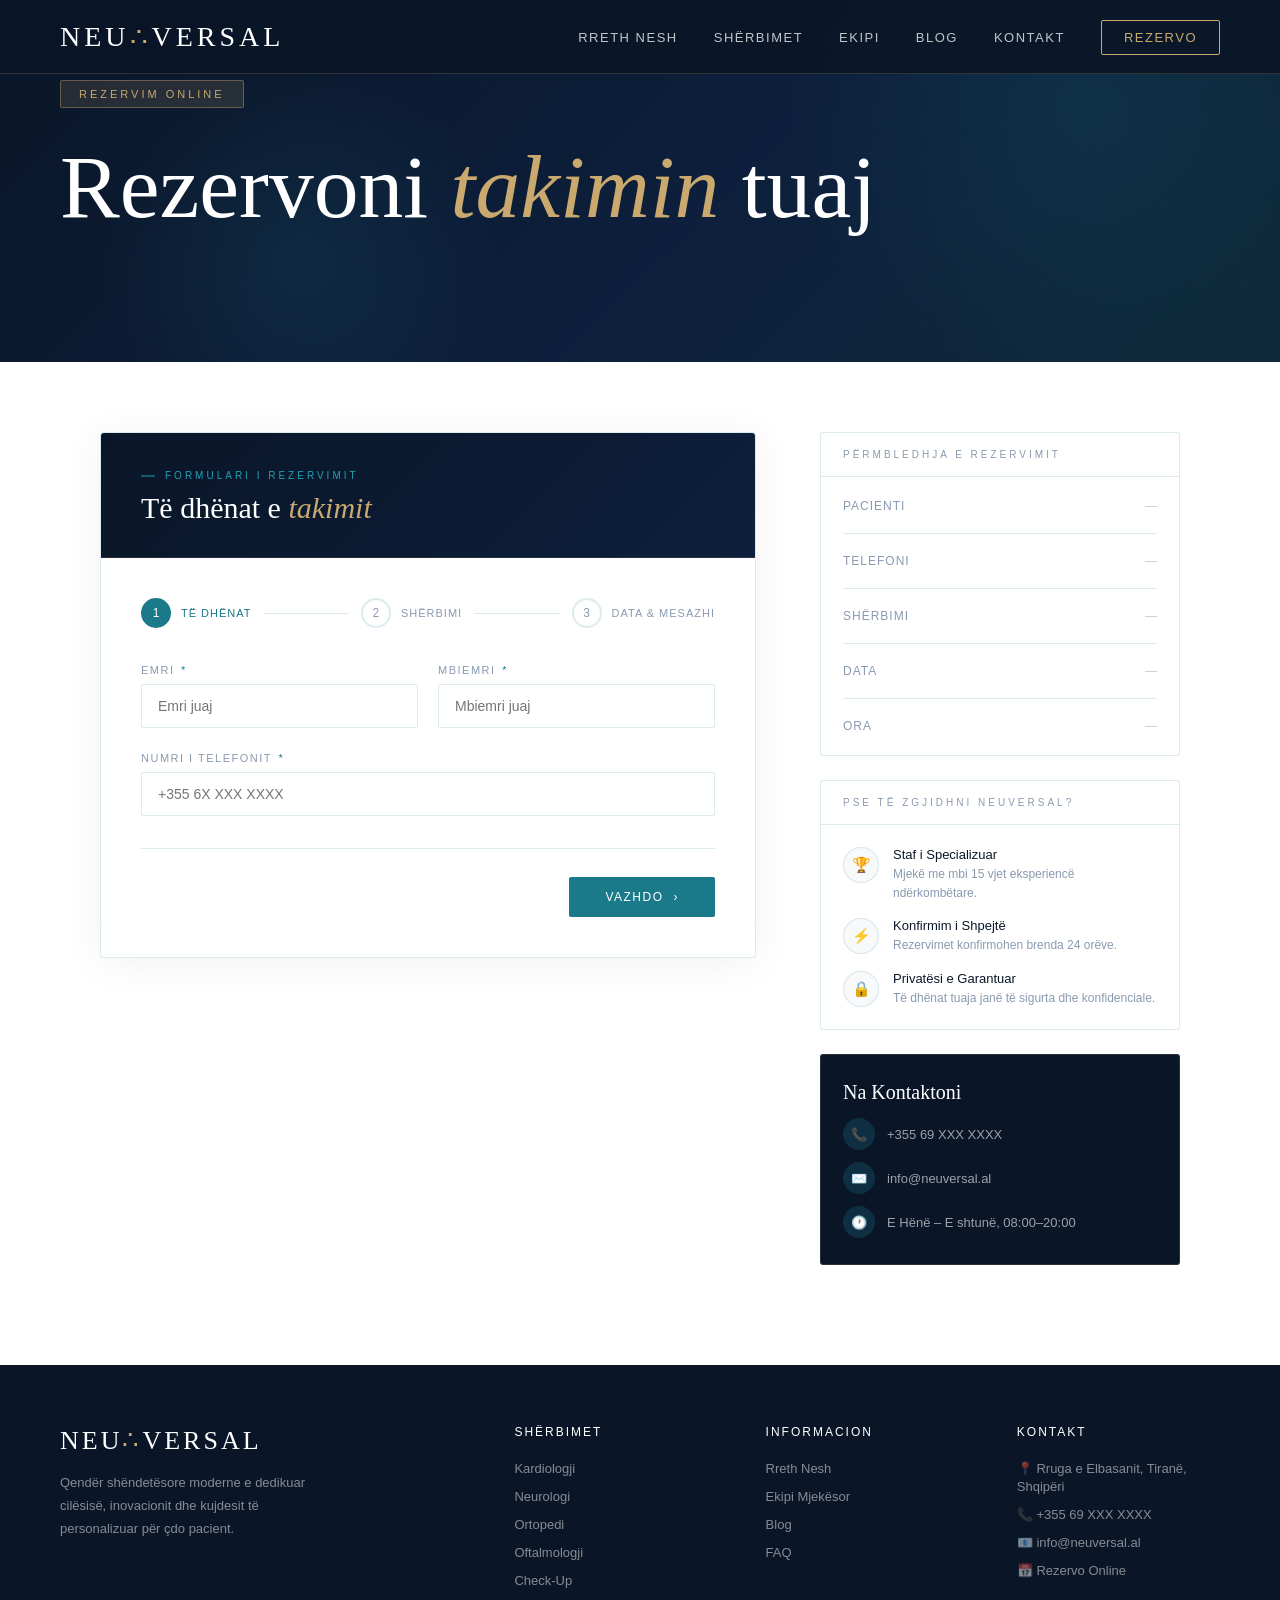
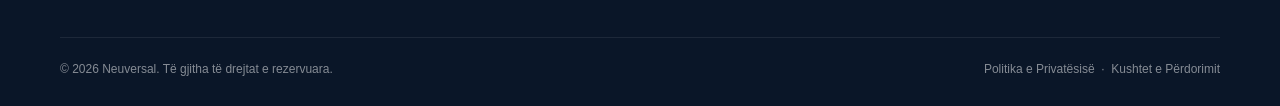
<file: Files/booking.html>
<!DOCTYPE html>
<html lang="en">
<head>
    <meta charset="UTF-8">
    <title>Rezervim | Neuversal</title>
    <link rel="stylesheet" href="style.css">
</head>
<body>

<div id="navbar"></div>

<section class="booking-hero">
    <div class="hero-bg-pattern"></div>
    <div class="hero-orb orb1"></div>
    <div class="hero-orb orb2"></div>
    <div class="hero-inner">
        <div class="hero-tag">Rezervim online</div>
        <h1 class="hero-title">Rezervoni <em>takimin</em> tuaj</h1>
    </div>
</section>

<!-- MAIN BOOKING LAYOUT -->
<div class="booking-wrapper">

    <!-- FORM CARD -->
    <div class="form-card">
        <div class="form-card-header">
            <div class="section-tag">Formulari i rezervimit</div>
            <h2>Të dhënat e <em>takimit</em></h2>
        </div>

        <div class="form-card-body" id="formBody">

            <!-- STEP INDICATOR -->
            <div class="steps-bar" id="stepsBar">
                <div class="step-item active" id="si-1">
                    <div class="step-circle active" id="sc-1"><span>1</span></div>
                    <div class="step-label">Të dhënat</div>
                </div>
                <div class="step-line"></div>
                <div class="step-item" id="si-2">
                    <div class="step-circle" id="sc-2"><span>2</span></div>
                    <div class="step-label">Shërbimi</div>
                </div>
                <div class="step-line"></div>
                <div class="step-item" id="si-3">
                    <div class="step-circle" id="sc-3"><span>3</span></div>
                    <div class="step-label">Data & Mesazhi</div>
                </div>
            </div>

            <!-- STEP 1: Personal Info -->
            <div class="form-section active" id="step1">
                <div class="field-row">
                    <div class="field-wrap" id="fw-name">
                        <label>Emri <span class="req">*</span></label>
                        <input type="text" id="inp-name" placeholder="Emri juaj" autocomplete="given-name"/>
                        <span class="err-msg">Ju lutemi shkruani emrin.</span>
                    </div>
                    <div class="field-wrap" id="fw-surname">
                        <label>Mbiemri <span class="req">*</span></label>
                        <input type="text" id="inp-surname" placeholder="Mbiemri juaj" autocomplete="family-name"/>
                        <span class="err-msg">Ju lutemi shkruani mbiemrin.</span>
                    </div>
                </div>
                <div class="field-group">
                    <div class="field-wrap" id="fw-phone">
                        <label>Numri i Telefonit <span class="req">*</span></label>
                        <input type="tel" id="inp-phone" placeholder="+355 6X XXX XXXX" autocomplete="tel"/>
                        <span class="err-msg">Ju lutemi shkruani numrin e telefonit.</span>
                    </div>
                </div>
                <div class="form-nav">
                    <span></span>
                    <button class="btn-next" onclick="goTo(2)">
                        Vazhdo <span>›</span>
                    </button>
                </div>
            </div>

            <!-- STEP 2: Service -->
            <div class="form-section" id="step2">
                <div class="field-group">
                    <div class="field-wrap" id="fw-service">
                        <label>Zgjidhni Shërbimin <span class="req">*</span></label>
                        <span class="err-msg">Ju lutemi zgjidhni një shërbim.</span>
                    </div>
                </div>
                <div class="service-grid" id="serviceGrid">
                    <input class="service-option" type="radio" name="service" id="svc1" value="Kontrolli i Përgjithshëm"/>
                    <label class="service-label" for="svc1">
                        <span class="svc-icon">🩺</span>
                        <span class="svc-name">Kontroll i Përgjithshëm</span>
                        <span class="svc-duration">30–45 min</span>
                    </label>

                    <input class="service-option" type="radio" name="service" id="svc2" value="Kardiologji"/>
                    <label class="service-label" for="svc2">
                        <span class="svc-icon">❤️</span>
                        <span class="svc-name">Kardiologji</span>
                        <span class="svc-duration">45–60 min</span>
                    </label>

                    <input class="service-option" type="radio" name="service" id="svc3" value="Dermatologji"/>
                    <label class="service-label" for="svc3">
                        <span class="svc-icon">✨</span>
                        <span class="svc-name">Dermatologji</span>
                        <span class="svc-duration">30 min</span>
                    </label>

                    <input class="service-option" type="radio" name="service" id="svc4" value="Ortopedi"/>
                    <label class="service-label" for="svc4">
                        <span class="svc-icon">🦴</span>
                        <span class="svc-name">Ortopedi</span>
                        <span class="svc-duration">45 min</span>
                    </label>

                    <input class="service-option" type="radio" name="service" id="svc5" value="Neurologji"/>
                    <label class="service-label" for="svc5">
                        <span class="svc-icon">🧠</span>
                        <span class="svc-name">Neurologji</span>
                        <span class="svc-duration">60 min</span>
                    </label>

                    <input class="service-option" type="radio" name="service" id="svc6" value="Pediatri"/>
                    <label class="service-label" for="svc6">
                        <span class="svc-icon">👶</span>
                        <span class="svc-name">Pediatri</span>
                        <span class="svc-duration">30 min</span>
                    </label>
                </div>
                <div class="form-nav">
                    <button class="btn-back" onclick="goTo(1)">‹ Kthehu</button>
                    <button class="btn-next" onclick="goTo(3)">Vazhdo <span>›</span></button>
                </div>
            </div>

            <!-- STEP 3: Date + Message -->
            <div class="form-section" id="step3">
                <div class="field-row">
                    <div class="field-wrap" id="fw-date">
                        <label>Data e Takimit <span class="req">*</span></label>
                        <input type="date" id="inp-date"/>
                        <span class="err-msg">Ju lutemi zgjidhni një datë.</span>
                    </div>
                    <div class="field-wrap">
                        <label>Ora e Preferuar</label>
                        <div class="select-wrap">
                            <select id="inp-time">
                                <option value="">Zgjidhni orën</option>
                                <option>08:00 – 09:00</option>
                                <option>09:00 – 10:00</option>
                                <option>10:00 – 11:00</option>
                                <option>11:00 – 12:00</option>
                                <option>13:00 – 14:00</option>
                                <option>14:00 – 15:00</option>
                                <option>15:00 – 16:00</option>
                                <option>16:00 – 17:00</option>
                            </select>
                        </div>
                    </div>
                </div>
                <div class="field-group">
                    <div class="field-wrap">
                        <label>Mesazh (opsional)</label>
                        <textarea id="inp-msg" placeholder="Çfarë dëshironi të na tregoni? Simptomat, pyetjet ose çdo gjë tjetër që mendoni se është e rëndësishme..."></textarea>
                    </div>
                </div>
                <div class="form-nav">
                    <button class="btn-back" onclick="goTo(2)">‹ Kthehu</button>
                    <button class="btn-submit" onclick="submitForm()">
                        ✓ Rezervo Takimin
                    </button>
                </div>
            </div>

        </div>

        <!-- SUCCESS STATE -->
        <div class="success-state" id="successState">
            <div class="success-icon">✓</div>
            <h3>Takimi u <em>Konfirmua!</em></h3>
            <p>Faleminderit! Rezervimi juaj u regjistrua me sukses. Do t'ju kontaktojmë brenda 24 orëve për ta konfirmuar takimin.</p>
            <div class="booking-ref" id="bookingRef">REF · #KLN-0000</div>
            <button class="btn-submit" onclick="resetForm()" style="margin:0 auto;">
                ＋ Rezervo Tjetër Takim
            </button>
        </div>
    </div>

    <!-- SIDEBAR -->
    <aside class="booking-sidebar">

        <!-- Summary -->
        <div class="info-card">
            <div class="info-card-header">Përmbledhja e Rezervimit</div>
            <div class="info-card-body">
                <div class="summary-rows">
                    <div class="summary-row">
                        <span class="sum-label">Pacienti</span>
                        <span class="sum-val placeholder" id="sum-name">—</span>
                    </div>
                    <div class="summary-divider"></div>
                    <div class="summary-row">
                        <span class="sum-label">Telefoni</span>
                        <span class="sum-val placeholder" id="sum-phone">—</span>
                    </div>
                    <div class="summary-divider"></div>
                    <div class="summary-row">
                        <span class="sum-label">Shërbimi</span>
                        <span class="sum-val placeholder" id="sum-svc">—</span>
                    </div>
                    <div class="summary-divider"></div>
                    <div class="summary-row">
                        <span class="sum-label">Data</span>
                        <span class="sum-val placeholder" id="sum-date">—</span>
                    </div>
                    <div class="summary-divider"></div>
                    <div class="summary-row">
                        <span class="sum-label">Ora</span>
                        <span class="sum-val placeholder" id="sum-time">—</span>
                    </div>
                </div>
            </div>
        </div>

        <!-- Why us -->
        <div class="info-card">
            <div class="info-card-header">Pse të zgjidhni Neuversal?</div>
            <div class="info-card-body">
                <div class="why-list">
                    <div class="why-item">
                        <div class="why-icon">🏆</div>
                        <div class="why-text">
                            <h5>Staf i Specializuar</h5>
                            <p>Mjekë me mbi 15 vjet eksperiencë ndërkombëtare.</p>
                        </div>
                    </div>
                    <div class="why-item">
                        <div class="why-icon">⚡</div>
                        <div class="why-text">
                            <h5>Konfirmim i Shpejtë</h5>
                            <p>Rezervimet konfirmohen brenda 24 orëve.</p>
                        </div>
                    </div>
                    <div class="why-item">
                        <div class="why-icon">🔒</div>
                        <div class="why-text">
                            <h5>Privatësi e Garantuar</h5>
                            <p>Të dhënat tuaja janë të sigurta dhe konfidenciale.</p>
                        </div>
                    </div>
                </div>
            </div>
        </div>

        <!-- Contact mini -->
        <div class="contact-mini">
            <h4>Na Kontaktoni</h4>
            <div class="contact-mini-row">
                <div class="c-icon">📞</div>
                <span>+355 69 XXX XXXX</span>
            </div>
            <div class="contact-mini-row">
                <div class="c-icon">✉️</div>
                <span>info@neuversal.al</span>
            </div>
            <div class="contact-mini-row">
                <div class="c-icon">🕐</div>
                <span>E Hënë – E shtunë, 08:00–20:00</span>
            </div>
        </div>

    </aside>
</div>
<div id="footer"></div>

<script>
    fetch("navbar.html")
        .then(response => response.text())
        .then(data => {
            document.getElementById("navbar").innerHTML = data;
        });
    let currentStep = 1;

    // Set min date to today
    const dateInput = document.getElementById('inp-date');
    const today = new Date().toISOString().split('T')[0];
    dateInput.setAttribute('min', today);

    function goTo(step) {
        // Validate current step before moving forward
        if (step > currentStep && !validateStep(currentStep)) return;

        // Update step circles
        for (let i = 1; i <= 3; i++) {
            const circle = document.getElementById('sc-' + i);
            const item = document.getElementById('si-' + i);
            circle.classList.remove('active', 'done');
            item.classList.remove('active');
            if (i < step) {
                circle.classList.add('done');
            } else if (i === step) {
                circle.classList.add('active');
                item.classList.add('active');
            }
        }

        // Switch form sections
        document.querySelectorAll('.form-section').forEach(s => s.classList.remove('active'));
        document.getElementById('step' + step).classList.add('active');
        currentStep = step;

        // Scroll to top of form
        document.querySelector('.form-card').scrollIntoView({ behavior: 'smooth', block: 'nearest' });

        updateSummary();
    }

    function validateStep(step) {
        let valid = true;

        if (step === 1) {
            const name = document.getElementById('inp-name');
            const surname = document.getElementById('inp-surname');
            const phone = document.getElementById('inp-phone');

            [name, surname, phone].forEach(inp => {
                const wrap = inp.closest('.field-wrap');
                if (!inp.value.trim()) {
                    wrap.classList.add('has-error');
                    inp.classList.add('error');
                    valid = false;
                } else {
                    wrap.classList.remove('has-error');
                    inp.classList.remove('error');
                }
            });

            // Regex për emër/mbiemër (shkronja + hapësira)
            const nameRegex = /^[A-Za-zÇËçë\s'-]+$/;

            [name, surname].forEach(inp => {
                const wrap = inp.closest('.field-wrap');
                if (!inp.value.trim() || !nameRegex.test(inp.value.trim())) {
                    wrap.classList.add('has-error');
                    inp.classList.add('error');
                    valid = false;
                } else {
                    wrap.classList.remove('has-error');
                    inp.classList.remove('error');
                }
            });

            // Validim i telefonit me regex
            const phoneRegex = /^\+3556\d{7,8}$/;
            const wrapPhone = phone.closest('.field-wrap');
            if (!phoneRegex.test(phone.value.trim())) {
                wrapPhone.classList.add('has-error');
                phone.classList.add('error');
                valid = false;
            } else {
                wrapPhone.classList.remove('has-error');
                phone.classList.remove('error');
            }
        }

        if (step === 2) {
            const checked = document.querySelector('input[name="service"]:checked');
            const wrap = document.getElementById('fw-service');
            if (!checked) {
                wrap.classList.add('has-error');
                valid = false;
            } else {
                wrap.classList.remove('has-error');
            }
        }

        if (step === 3) {
            const date = document.getElementById('inp-date');
            const wrap = document.getElementById('fw-date');
            if (!date.value) {
                wrap.classList.add('has-error');
                date.classList.add('error');
                valid = false;
            } else {
                wrap.classList.remove('has-error');
                date.classList.remove('error');
            }
        }

        return valid;
    }

    function updateSummary() {
        const name = document.getElementById('inp-name').value;
        const surname = document.getElementById('inp-surname').value;
        const phone = document.getElementById('inp-phone').value;
        const svc = document.querySelector('input[name="service"]:checked');
        const date = document.getElementById('inp-date').value;
        const time = document.getElementById('inp-time').value;

        const set = (id, val, placeholder) => {
            const el = document.getElementById(id);
            if (val) {
                el.textContent = val;
                el.classList.remove('placeholder');
            } else {
                el.textContent = '—';
                el.classList.add('placeholder');
            }
        };

        set('sum-name', (name || surname) ? ((name + ' ' + surname).trim()) : '');
        set('sum-phone', phone);
        set('sum-svc', svc ? svc.value : '');
        if (date) {
            const d = new Date(date);
            const fmt = d.toLocaleDateString('sq-AL', { day:'2-digit', month:'long', year:'numeric' });
            set('sum-date', fmt);
        } else {
            set('sum-date', '');
        }
        set('sum-time', time);
    }

    // Live update summary as user types
    document.querySelectorAll('input, select, textarea').forEach(el => {
        el.addEventListener('input', updateSummary);
        el.addEventListener('change', updateSummary);
    });

    // Clear error on input
    ['inp-name','inp-surname','inp-phone','inp-date'].forEach(id => {
        const el = document.getElementById(id);
        el.addEventListener('input', function(){
            this.classList.remove('error');
            this.closest('.field-wrap').classList.remove('has-error');
        });
    });
    document.querySelectorAll('input[name="service"]').forEach(r => {
        r.addEventListener('change', () => {
            document.getElementById('fw-service').classList.remove('has-error');
            updateSummary();
        });
    });

    function submitForm() {
        if (!validateStep(3)) return;

        // Generate ref
        const ref = 'KLN-' + Math.floor(1000 + Math.random() * 9000);
        document.getElementById('bookingRef').textContent = 'REF · #' + ref;

        // Hide form, show success
        document.getElementById('stepsBar').style.display = 'none';
        document.querySelectorAll('.form-section').forEach(s => s.style.display = 'none');
        document.getElementById('successState').classList.add('visible');
        document.querySelector('.form-card-header h2').innerHTML = 'Rezervimi u <em>Krye!</em>';
    }

    function resetForm() {
        // Reset fields
        document.querySelectorAll('input:not([type="radio"]), textarea, select').forEach(el => el.value = '');
        document.querySelectorAll('input[name="service"]').forEach(r => r.checked = false);

        // Restore UI
        document.getElementById('stepsBar').style.display = '';
        document.querySelectorAll('.form-section').forEach(s => s.style.display = '');
        document.getElementById('successState').classList.remove('visible');
        document.querySelector('.form-card-header h2').innerHTML = 'Të dhënat e <em>takimit</em>';
        goTo(1);
        updateSummary();
    }

    // Nav scroll effect
    window.addEventListener('scroll', () => {
        document.querySelector('nav').classList.toggle('scrolled', window.scrollY > 40);
    });
    fetch("footer.html")
        .then(response => response.text())
        .then(data => {
            document.getElementById("footer").innerHTML = data;
        });
</script>
</body>
</html>
</file>
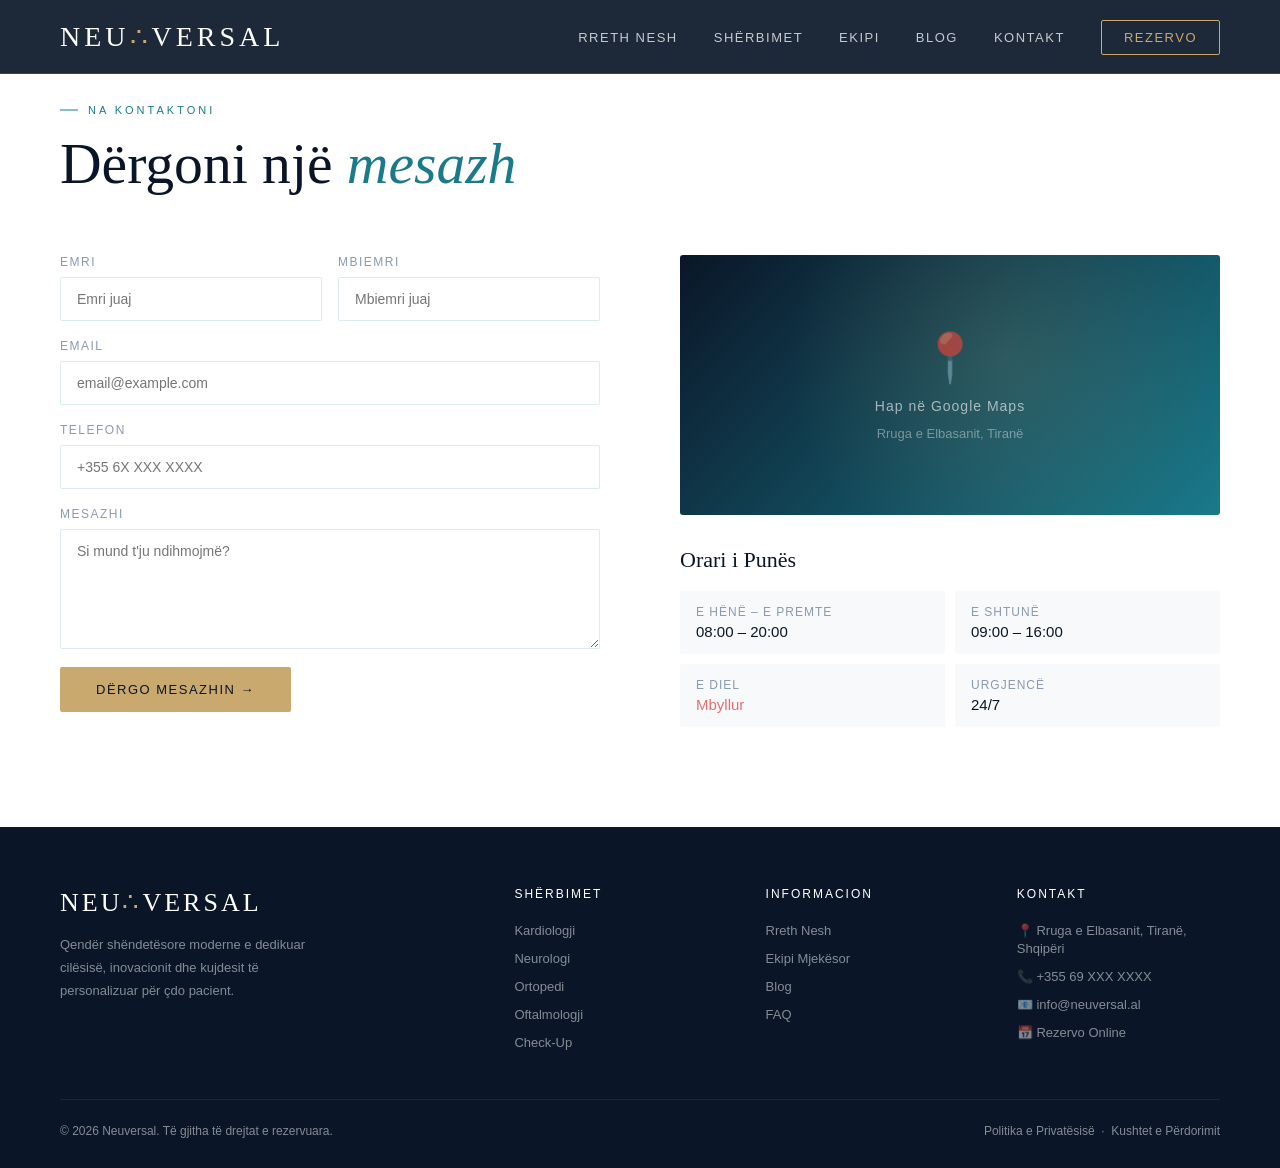
<file: Files/contact.html>
<!DOCTYPE html>
<html lang="en">
<head>
    <meta charset="UTF-8">
    <title>Kontakt | Neuversal</title>
    <LINK REL=StyleSheet HREF="style.css" >  </LINK>
</head>
<body>
<div id="navbar"></div>
<!-- CONTACT -->
<section id="contact">
    <div class="section-tag reveal">Na Kontaktoni</div>
    <h2 class="section-title reveal">Dërgoni një <em>mesazh</em></h2>
    <div class="contact-grid">
        <form class="contact-form reveal" onsubmit="submitContact(event)">
            <div class="input-row">
                <div class="input-wrap">
                    <label>Emri</label>
                    <input type="text" placeholder="Emri juaj" required>
                </div>
                <div class="input-wrap">
                    <label>Mbiemri</label>
                    <input type="text" placeholder="Mbiemri juaj" required>
                </div>
            </div>
            <div class="input-wrap">
                <label>Email</label>
                <input type="email" placeholder="email@example.com" required>
            </div>
            <div class="input-wrap">
                <label>Telefon</label>
                <input type="tel" placeholder="+355 6X XXX XXXX">
            </div>
            <div class="input-wrap">
                <label>Mesazhi</label>
                <textarea placeholder="Si mund t'ju ndihmojmë?" required></textarea>
            </div>
            <button type="submit" class="btn-primary" style="align-self:flex-start;">Dërgo Mesazhin →</button>
        </form>
        <div class="contact-info reveal">
            <div class="map-placeholder" onclick="window.open('https://maps.google.com/?q=Tirana+Albania','_blank')">
                <div class="map-icon">📍</div>
                <div class="map-text">Hap në Google Maps</div>
                <div class="map-address">Rruga e Elbasanit, Tiranë</div>
            </div>
            <div>
                <h4 style="font-family:'Cormorant Garamond',serif;font-size:22px;font-weight:400;margin-bottom:18px;color:var(--navy);">Orari i Punës</h4>
                <div class="hours-grid">
                    <div class="hour-item"><div class="hour-day">E Hënë – E Premte</div><div class="hour-time">08:00 – 20:00</div></div>
                    <div class="hour-item"><div class="hour-day">E Shtunë</div><div class="hour-time">09:00 – 16:00</div></div>
                    <div class="hour-item"><div class="hour-day">E Diel</div><div class="hour-time closed">Mbyllur</div></div>
                    <div class="hour-item"><div class="hour-day">Urgjencë</div><div class="hour-time">24/7</div></div>
                </div>
            </div>
        </div>
    </div>
</section>

<div id="footer"></div>

<script>
    fetch("navbar.html")
        .then(response => response.text())
        .then(data => {
            document.getElementById("navbar").innerHTML = data;
        });
    fetch("footer.html")
        .then(response => response.text())
        .then(data => {
            document.getElementById("footer").innerHTML = data;
        });
</script>
</body>
</html>
</file>
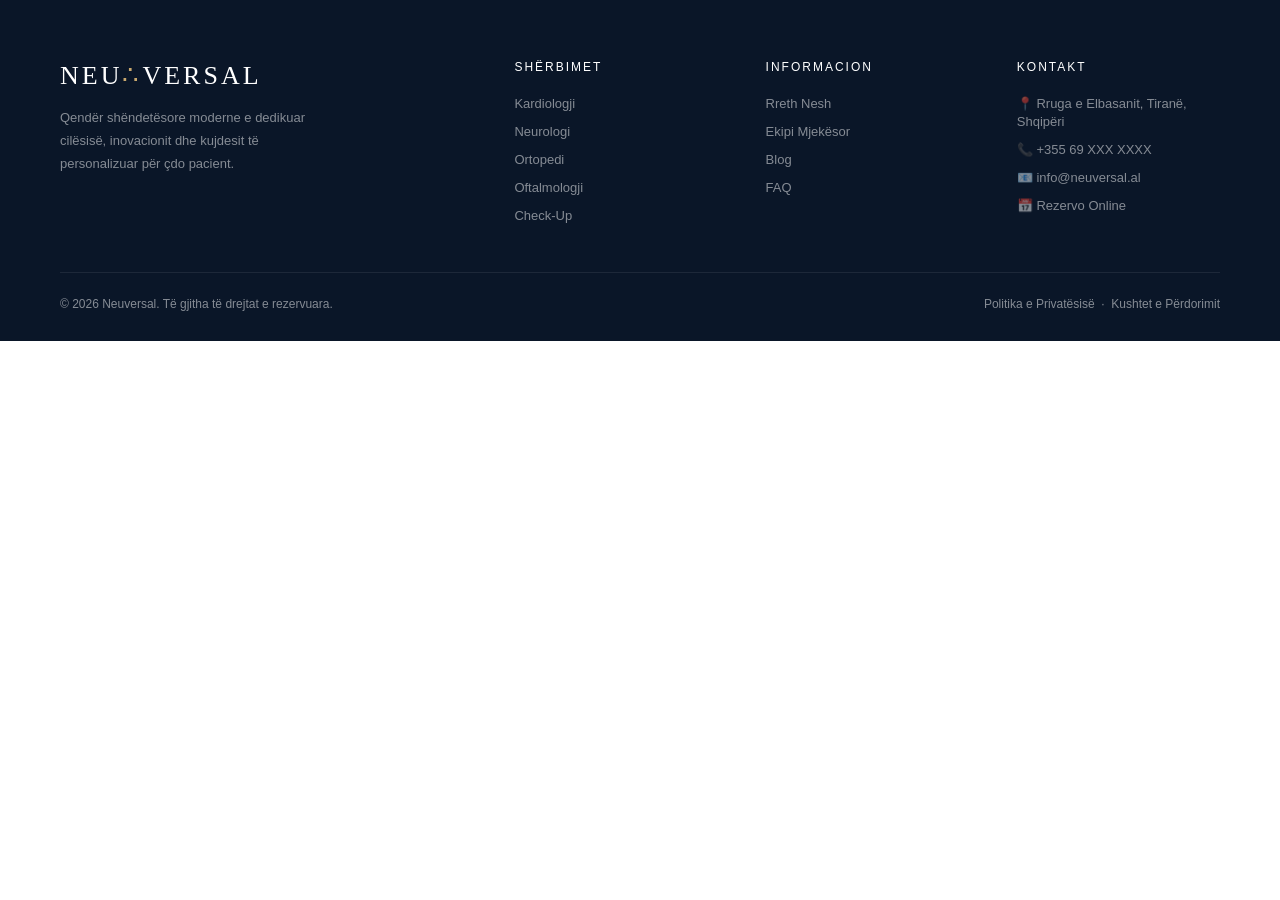
<file: Files/footer.html>
<!DOCTYPE html>
<html lang="en">
<head>
    <meta charset="UTF-8">
    <link rel="stylesheet" href="style.css">
</head>
<body>

<!-- FOOTER -->
<footer>
    <div class="footer-grid">
        <div class="footer-brand">
            <div class="footer-logo">NEU<span>∴</span>VERSAL</div>
            <p class="footer-desc">Qendër shëndetësore moderne e dedikuar cilësisë, inovacionit dhe kujdesit të personalizuar për çdo pacient.</p>
        </div>
        <div class="footer-col">
            <h4>Shërbimet</h4>
            <ul>
                <li><a href="services.html#kardiologji">Kardiologji</a></li>
                <li><a href="services.html#neurologi">Neurologi</a></li>
                <li><a href="services.html#ortopedi">Ortopedi</a></li>
                <li><a href="services.html#oftalmologji">Oftalmologji</a></li>
                <li><a href="services.html#checkup">Check-Up</a></li>
            </ul>
        </div>
        <div class="footer-col">
            <h4>Informacion</h4>
            <ul>
                <li><a href="index.html#about">Rreth Nesh</a></li>
                <li><a href="index.html#team">Ekipi Mjekësor</a></li>
                <li><a href="blog.html">Blog</a></li>
                <li><a href="index.html#faq">FAQ</a></li>
            </ul>
        </div>
        <div class="footer-col">
            <h4>Kontakt</h4>
            <ul>
                <li><a href="#">📍 Rruga e Elbasanit, Tiranë, Shqipëri</a></li>
                <li><a href="tel:+355690000000">📞 +355 69 XXX XXXX</a></li>
                <li><a href="mailto:info@neuversal.al">📧 info@neuversal.al</a></li>
                <li><a href="booking.html">📅 Rezervo Online</a></li>
            </ul>
        </div>
    </div>
    <div class="footer-bottom">
        <span>© 2026 Neuversal. Të gjitha të drejtat e rezervuara.</span>
        <span>Politika e Privatësisë &nbsp;·&nbsp; Kushtet e Përdorimit</span>
    </div>
</footer>
</body>
</html>
</file>
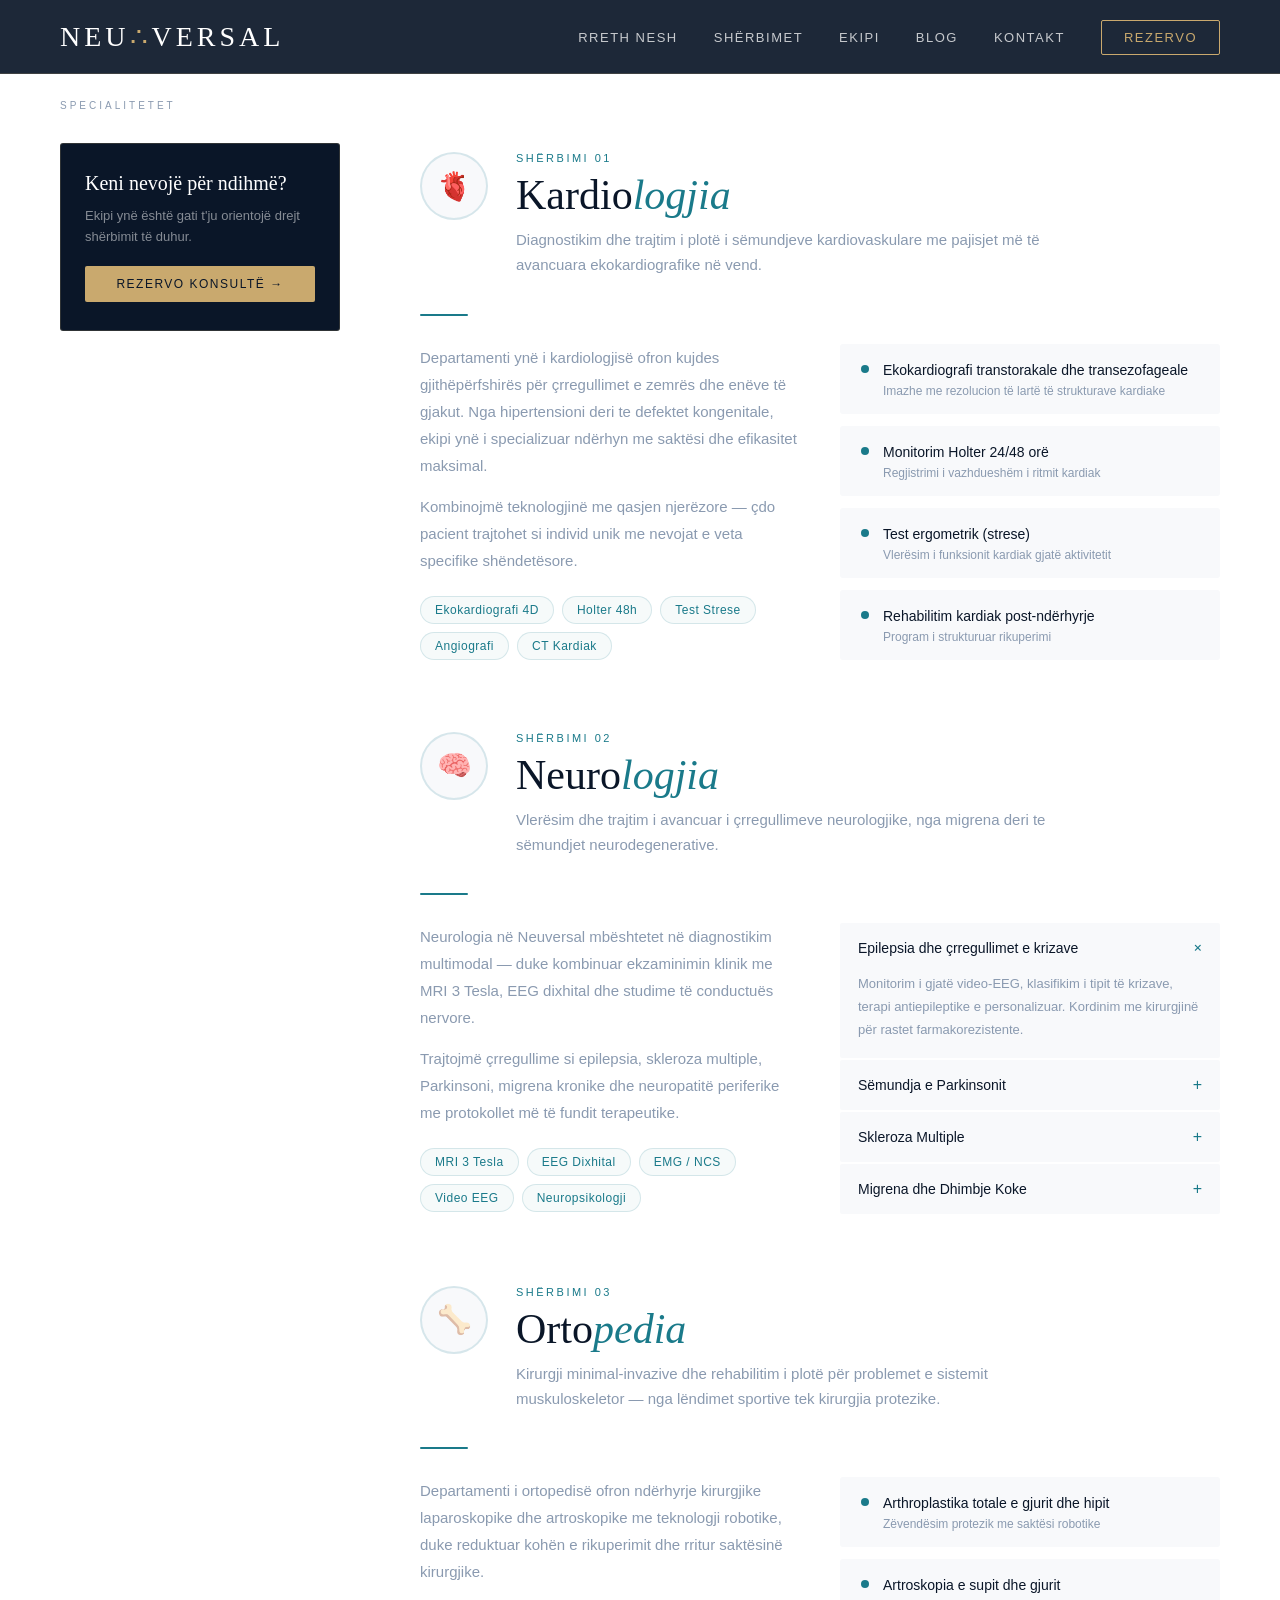
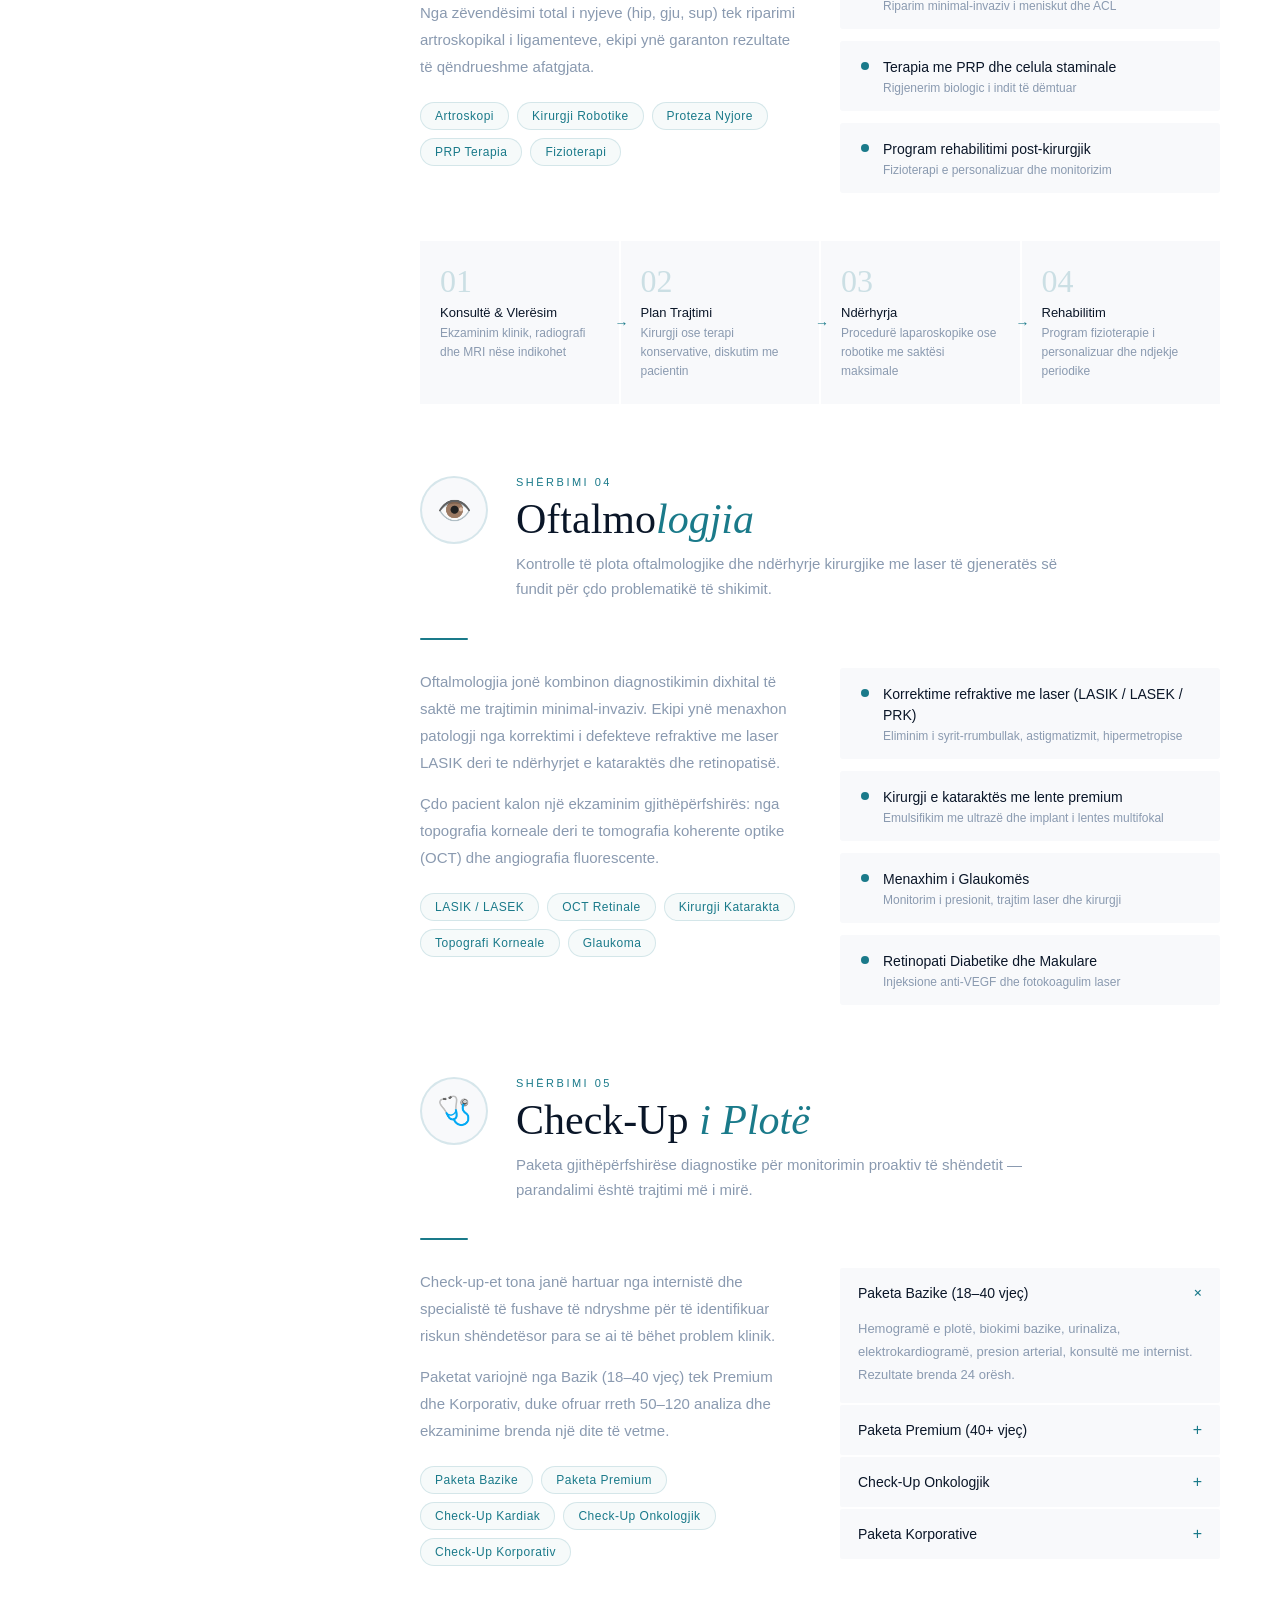
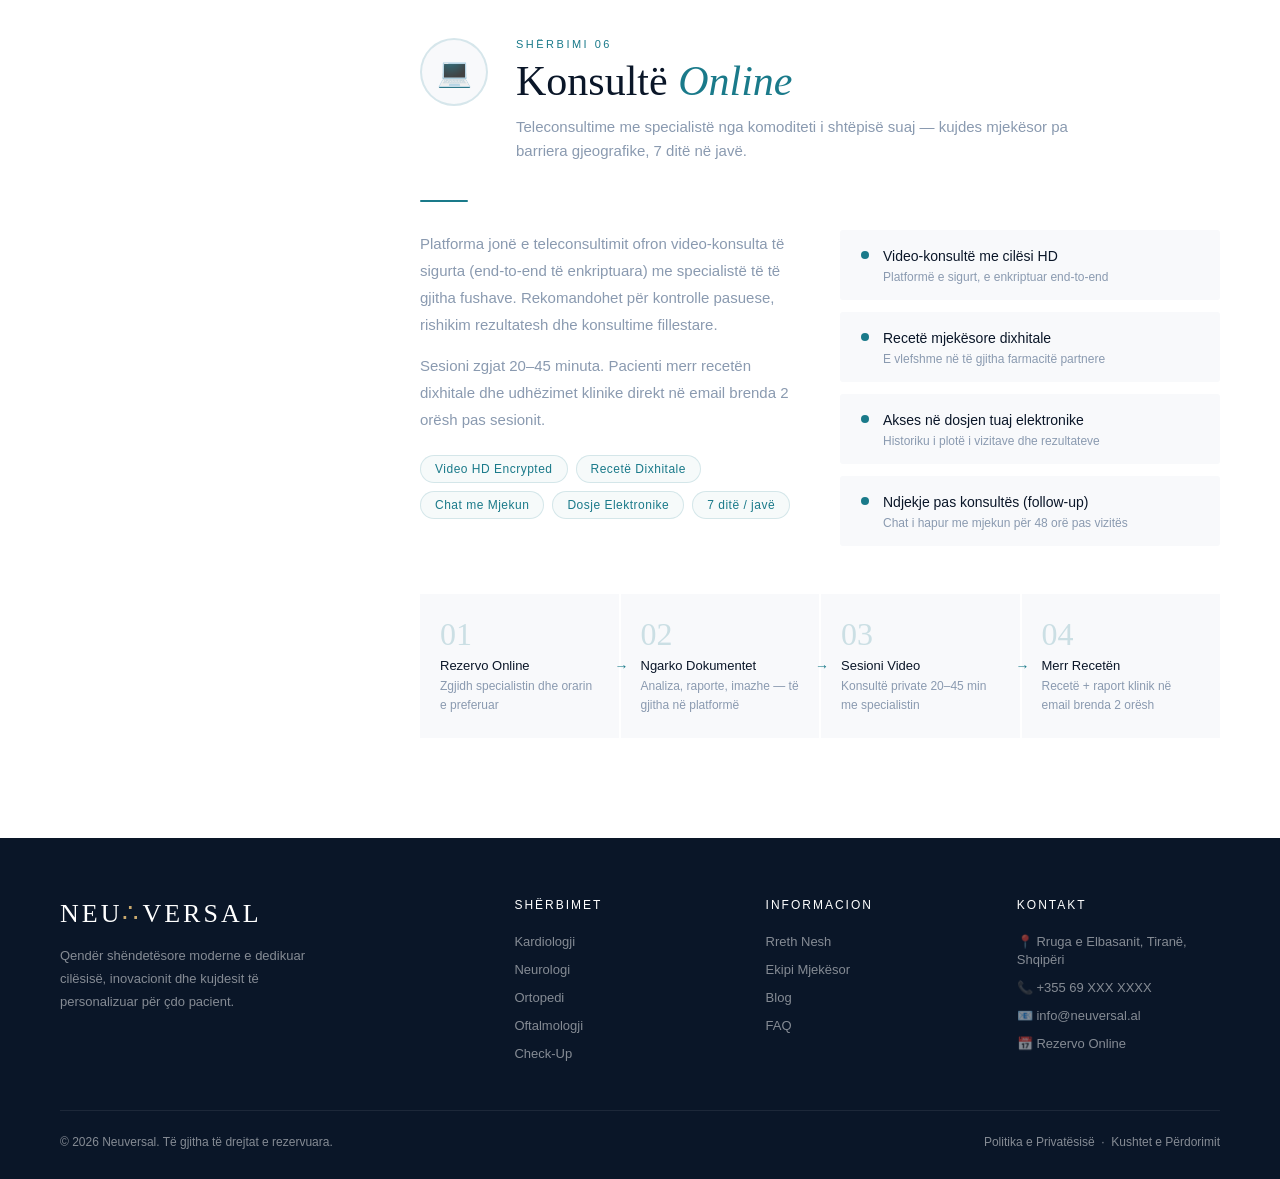
<file: Files/services.html>
<!DOCTYPE html>
<html lang="en">
<head>
    <meta charset="UTF-8">
    <title>Shërbimet | Neuversal </title>
    <link rel="stylesheet" href="style.css">
</head>
<body>
<div id="navbar"></div>
<div class="page-layout">

    <!-- SIDEBAR -->
    <aside class="sidebar">
        <div class="sidebar-label">Specialitetet</div>
        <div class="sidebar-cta">
            <h4>Keni nevojë për ndihmë?</h4>
            <p>Ekipi ynë është gati t'ju orientojë drejt shërbimit të duhur.</p>
            <a href="booking.html">Rezervo Konsultë →</a>
        </div>
    </aside>

    <!-- SERVICES -->
    <main class="services-content">
<br><br><br><br>
        <!-- 01 KARDIOLOGJI -->
        <div class="service-section" id="kardiologji">
            <div class="service-header">
                <div class="service-icon-circle">🫀</div>
                <div class="service-header-text">
                    <div class="service-num-tag">Shërbimi 01</div>
                    <h2 class="service-name">Kardio<em>logjia</em></h2>
                    <p class="service-tagline">Diagnostikim dhe trajtim i plotë i sëmundjeve kardiovaskulare me pajisjet më të avancuara ekokardiografike në vend.</p>
                </div>
            </div>
            <div class="service-divider"></div>
            <div class="service-body">
                <div>
                    <div class="service-description">
                        <p>Departamenti ynë i kardiologjisë ofron kujdes gjithëpërfshirës për çrregullimet e zemrës dhe enëve të gjakut. Nga hipertensioni deri te defektet kongenitale, ekipi ynë i specializuar ndërhyn me saktësi dhe efikasitet maksimal.</p>
                        <p>Kombinojmë teknologjinë me qasjen njerëzore — çdo pacient trajtohet si individ unik me nevojat e veta specifike shëndetësore.</p>
                    </div>
                    <div class="tech-tags">
                        <span class="tech-tag">Ekokardiografi 4D</span>
                        <span class="tech-tag">Holter 48h</span>
                        <span class="tech-tag">Test Strese</span>
                        <span class="tech-tag">Angiografi</span>
                        <span class="tech-tag">CT Kardiak</span>
                    </div>
                </div>
                <div>
                    <div class="feature-list">
                        <div class="feature-item">
                            <div class="feature-dot"></div>
                            <div>
                                <div class="feature-text">Ekokardiografi transtorakale dhe transezofageale</div>
                                <div class="feature-sub">Imazhe me rezolucion të lartë të strukturave kardiake</div>
                            </div>
                        </div>
                        <div class="feature-item">
                            <div class="feature-dot"></div>
                            <div>
                                <div class="feature-text">Monitorim Holter 24/48 orë</div>
                                <div class="feature-sub">Regjistrimi i vazhdueshëm i ritmit kardiak</div>
                            </div>
                        </div>
                        <div class="feature-item">
                            <div class="feature-dot"></div>
                            <div>
                                <div class="feature-text">Test ergometrik (strese)</div>
                                <div class="feature-sub">Vlerësim i funksionit kardiak gjatë aktivitetit</div>
                            </div>
                        </div>
                        <div class="feature-item">
                            <div class="feature-dot"></div>
                            <div>
                                <div class="feature-text">Rehabilitim kardiak post-ndërhyrje</div>
                                <div class="feature-sub">Program i strukturuar rikuperimi</div>
                            </div>
                        </div>
                    </div>
                </div>

            </div>
        </div>
        <br><br><br><br>
        <!-- 02 NEUROLOGI -->
        <div class="service-section" id="neurologi">
            <div class="service-header">
                <div class="service-icon-circle">🧠</div>
                <div class="service-header-text">
                    <div class="service-num-tag">Shërbimi 02</div>
                    <h2 class="service-name">Neuro<em>logjia</em></h2>
                    <p class="service-tagline">Vlerësim dhe trajtim i avancuar i çrregullimeve neurologjike, nga migrena deri te sëmundjet neurodegenerative.</p>
                </div>
            </div>
            <div class="service-divider"></div>
            <div class="service-body">
                <div>
                    <div class="service-description">
                        <p>Neurologia në Neuversal mbështetet në diagnostikim multimodal — duke kombinuar ekzaminimin klinik me MRI 3 Tesla, EEG dixhital dhe studime të conductuës nervore.</p>
                        <p>Trajtojmë çrregullime si epilepsia, skleroza multiple, Parkinsoni, migrena kronike dhe neuropatitë periferike me protokollet më të fundit terapeutike.</p>
                    </div>
                    <div class="tech-tags">
                        <span class="tech-tag">MRI 3 Tesla</span>
                        <span class="tech-tag">EEG Dixhital</span>
                        <span class="tech-tag">EMG / NCS</span>
                        <span class="tech-tag">Video EEG</span>
                        <span class="tech-tag">Neuropsikologji</span>
                    </div>
                </div>
                <div>
                    <div class="acc-list">
                        <div class="acc-item open">
                            <div class="acc-head" onclick="toggleAcc(this)">
                                Epilepsia dhe çrregullimet e krizave <span class="acc-arrow">+</span>
                            </div>
                            <div class="acc-body"><p>Monitorim i gjatë video-EEG, klasifikim i tipit të krizave, terapi antiepileptike e personalizuar. Kordinim me kirurgjinë për rastet farmakorezistente.</p></div>
                        </div>
                        <div class="acc-item">
                            <div class="acc-head" onclick="toggleAcc(this)">
                                Sëmundja e Parkinsonit <span class="acc-arrow">+</span>
                            </div>
                            <div class="acc-body"><p>Diagnostikim i hershëm, protokolle terapeutike të personalizuara, rehabilitim multidisiplinar dhe monitorim i vazhdueshëm i progresionit.</p></div>
                        </div>
                        <div class="acc-item">
                            <div class="acc-head" onclick="toggleAcc(this)">
                                Skleroza Multiple <span class="acc-arrow">+</span>
                            </div>
                            <div class="acc-body"><p>Vlerësim me MRI serial, terapi modifikuese të sëmundjes (DMT), menaxhim i relapseave dhe kujdes i integruar rehabilitues.</p></div>
                        </div>
                        <div class="acc-item">
                            <div class="acc-head" onclick="toggleAcc(this)">
                                Migrena dhe Dhimbje Koke <span class="acc-arrow">+</span>
                            </div>
                            <div class="acc-body"><p>Protokolle profilaktike e akute, injeksione Botox terapeutike, terapi CGRP dhe menaxhim multidisiplinar i dhimbjes kronike.</p></div>
                        </div>
                    </div>
                </div>

            </div>
        </div>
        <br><br><br><br>
        <!-- 03 ORTOPEDI -->
        <div class="service-section" id="ortopedi">
            <div class="service-header">
                <div class="service-icon-circle">🦴</div>
                <div class="service-header-text">
                    <div class="service-num-tag">Shërbimi 03</div>
                    <h2 class="service-name">Orto<em>pedia</em></h2>
                    <p class="service-tagline">Kirurgji minimal-invazive dhe rehabilitim i plotë për problemet e sistemit muskuloskeletor — nga lëndimet sportive tek kirurgjia protezike.</p>
                </div>
            </div>
            <div class="service-divider"></div>
            <div class="service-body">
                <div>
                    <div class="service-description">
                        <p>Departamenti i ortopedisë ofron ndërhyrje kirurgjike laparoskopike dhe artroskopike me teknologji robotike, duke reduktuar kohën e rikuperimit dhe rritur saktësinë kirurgjike.</p>
                        <p>Nga zëvendësimi total i nyjeve (hip, gju, sup) tek riparimi artroskopikal i ligamenteve, ekipi ynë garanton rezultate të qëndrueshme afatgjata.</p>
                    </div>
                    <div class="tech-tags">
                        <span class="tech-tag">Artroskopi</span>
                        <span class="tech-tag">Kirurgji Robotike</span>
                        <span class="tech-tag">Proteza Nyjore</span>
                        <span class="tech-tag">PRP Terapia</span>
                        <span class="tech-tag">Fizioterapi</span>
                    </div>
                </div>
                <div>
                    <div class="feature-list">
                        <div class="feature-item">
                            <div class="feature-dot"></div>
                            <div>
                                <div class="feature-text">Arthroplastika totale e gjurit dhe hipit</div>
                                <div class="feature-sub">Zëvendësim protezik me saktësi robotike</div>
                            </div>
                        </div>
                        <div class="feature-item">
                            <div class="feature-dot"></div>
                            <div>
                                <div class="feature-text">Artroskopia e supit dhe gjurit</div>
                                <div class="feature-sub">Riparim minimal-invaziv i meniskut dhe ACL</div>
                            </div>
                        </div>
                        <div class="feature-item">
                            <div class="feature-dot"></div>
                            <div>
                                <div class="feature-text">Terapia me PRP dhe celula staminale</div>
                                <div class="feature-sub">Rigjenerim biologic i indit të dëmtuar</div>
                            </div>
                        </div>
                        <div class="feature-item">
                            <div class="feature-dot"></div>
                            <div>
                                <div class="feature-text">Program rehabilitimi post-kirurgjik</div>
                                <div class="feature-sub">Fizioterapi e personalizuar dhe monitorizim</div>
                            </div>
                        </div>
                    </div>
                </div>
                <div class="process-steps">
                    <div class="process-step">
                        <div class="step-num">01</div>
                        <div class="step-title">Konsultë & Vlerësim</div>
                        <div class="step-desc">Ekzaminim klinik, radiografi dhe MRI nëse indikohet</div>
                    </div>
                    <div class="process-step">
                        <div class="step-num">02</div>
                        <div class="step-title">Plan Trajtimi</div>
                        <div class="step-desc">Kirurgji ose terapi konservative, diskutim me pacientin</div>
                    </div>
                    <div class="process-step">
                        <div class="step-num">03</div>
                        <div class="step-title">Ndërhyrja</div>
                        <div class="step-desc">Procedurë laparoskopike ose robotike me saktësi maksimale</div>
                    </div>
                    <div class="process-step">
                        <div class="step-num">04</div>
                        <div class="step-title">Rehabilitim</div>
                        <div class="step-desc">Program fizioterapie i personalizuar dhe ndjekje periodike</div>
                    </div>
                </div>
            </div>
        </div>
        <br><br><br><br>
        <!-- 04 OFTALMOLOGJI -->
        <div class="service-section" id="oftalmologji">
            <div class="service-header">
                <div class="service-icon-circle">👁️</div>
                <div class="service-header-text">
                    <div class="service-num-tag">Shërbimi 04</div>
                    <h2 class="service-name">Oftalmo<em>logjia</em></h2>
                    <p class="service-tagline">Kontrolle të plota oftalmologjike dhe ndërhyrje kirurgjike me laser të gjeneratës së fundit për çdo problematikë të shikimit.</p>
                </div>
            </div>
            <div class="service-divider"></div>
            <div class="service-body">
                <div>
                    <div class="service-description">
                        <p>Oftalmologjia jonë kombinon diagnostikimin dixhital të saktë me trajtimin minimal-invaziv. Ekipi ynë menaxhon patologji nga korrektimi i defekteve refraktive me laser LASIK deri te ndërhyrjet e kataraktës dhe retinopatisë.</p>
                        <p>Çdo pacient kalon një ekzaminim gjithëpërfshirës: nga topografia korneale deri te tomografia koherente optike (OCT) dhe angiografia fluorescente.</p>
                    </div>
                    <div class="tech-tags">
                        <span class="tech-tag">LASIK / LASEK</span>
                        <span class="tech-tag">OCT Retinale</span>
                        <span class="tech-tag">Kirurgji Katarakta</span>
                        <span class="tech-tag">Topografi Korneale</span>
                        <span class="tech-tag">Glaukoma</span>
                    </div>
                </div>
                <div>
                    <div class="feature-list">
                        <div class="feature-item">
                            <div class="feature-dot"></div>
                            <div>
                                <div class="feature-text">Korrektime refraktive me laser (LASIK / LASEK / PRK)</div>
                                <div class="feature-sub">Eliminim i syrit-rrumbullak, astigmatizmit, hipermetropise</div>
                            </div>
                        </div>
                        <div class="feature-item">
                            <div class="feature-dot"></div>
                            <div>
                                <div class="feature-text">Kirurgji e kataraktës me lente premium</div>
                                <div class="feature-sub">Emulsifikim me ultrazë dhe implant i lentes multifokal</div>
                            </div>
                        </div>
                        <div class="feature-item">
                            <div class="feature-dot"></div>
                            <div>
                                <div class="feature-text">Menaxhim i Glaukomës</div>
                                <div class="feature-sub">Monitorim i presionit, trajtim laser dhe kirurgji</div>
                            </div>
                        </div>
                        <div class="feature-item">
                            <div class="feature-dot"></div>
                            <div>
                                <div class="feature-text">Retinopati Diabetike dhe Makulare</div>
                                <div class="feature-sub">Injeksione anti-VEGF dhe fotokoagulim laser</div>
                            </div>
                        </div>
                    </div>
                </div>
            </div>
        </div>
        <br><br><br><br>
        <!-- 05 CHECK-UP -->
        <div class="service-section" id="checkup">
            <div class="service-header">
                <div class="service-icon-circle">🩺</div>
                <div class="service-header-text">
                    <div class="service-num-tag">Shërbimi 05</div>
                    <h2 class="service-name">Check-Up <em>i Plotë</em></h2>
                    <p class="service-tagline">Paketa gjithëpërfshirëse diagnostike për monitorimin proaktiv të shëndetit — parandalimi është trajtimi më i mirë.</p>
                </div>
            </div>
            <div class="service-divider"></div>
            <div class="service-body">
                <div>
                    <div class="service-description">
                        <p>Check-up-et tona janë hartuar nga internistë dhe specialistë të fushave të ndryshme për të identifikuar riskun shëndetësor para se ai të bëhet problem klinik.</p>
                        <p>Paketat variojnë nga Bazik (18–40 vjeç) tek Premium dhe Korporativ, duke ofruar rreth 50–120 analiza dhe ekzaminime brenda një dite të vetme.</p>
                    </div>
                    <div class="tech-tags">
                        <span class="tech-tag">Paketa Bazike</span>
                        <span class="tech-tag">Paketa Premium</span>
                        <span class="tech-tag">Check-Up Kardiak</span>
                        <span class="tech-tag">Check-Up Onkologjik</span>
                        <span class="tech-tag">Check-Up Korporativ</span>
                    </div>
                </div>
                <div>
                    <div class="acc-list">
                        <div class="acc-item open">
                            <div class="acc-head" onclick="toggleAcc(this)">
                                Paketa Bazike (18–40 vjeç) <span class="acc-arrow">+</span>
                            </div>
                            <div class="acc-body"><p>Hemogramë e plotë, biokimi bazike, urinaliza, elektrokardiogramë, presion arterial, konsultë me internist. Rezultate brenda 24 orësh.</p></div>
                        </div>
                        <div class="acc-item">
                            <div class="acc-head" onclick="toggleAcc(this)">
                                Paketa Premium (40+ vjeç) <span class="acc-arrow">+</span>
                            </div>
                            <div class="acc-body"><p>Gjithçka e bazikes + ekokardiografi, ekoabdominale, densitometri kockore, PSA/CA125, test Pap, funduskopi, spirometri dhe konsulta specialistike.</p></div>
                        </div>
                        <div class="acc-item">
                            <div class="acc-head" onclick="toggleAcc(this)">
                                Check-Up Onkologjik <span class="acc-arrow">+</span>
                            </div>
                            <div class="acc-body"><p>Panel gjithëpërfshirës i markerëve tumoralë, CT torakale me kontrast, mamografi / echografi mammare, kolonoskopi (nëse indikohet).</p></div>
                        </div>
                        <div class="acc-item">
                            <div class="acc-head" onclick="toggleAcc(this)">
                                Paketa Korporative <span class="acc-arrow">+</span>
                            </div>
                            <div class="acc-body"><p>Shërbim i dedikuar për kompani — vizita në grup, raporte të konsoliduara, çmime preferenciale. Kontaktoni departamentin korporativ.</p></div>
                        </div>
                    </div>
                </div>
            </div>
        </div>
        <br><br><br><br>
        <!-- 06 KONSULTA ONLINE -->
        <div class="service-section" id="online">
            <div class="service-header">
                <div class="service-icon-circle">💻</div>
                <div class="service-header-text">
                    <div class="service-num-tag">Shërbimi 06</div>
                    <h2 class="service-name">Konsultë <em>Online</em></h2>
                    <p class="service-tagline">Teleconsultime me specialistë nga komoditeti i shtëpisë suaj — kujdes mjekësor pa barriera gjeografike, 7 ditë në javë.</p>
                </div>
            </div>
            <div class="service-divider"></div>
            <div class="service-body">
                <div>
                    <div class="service-description">
                        <p>Platforma jonë e teleconsultimit ofron video-konsulta të sigurta (end-to-end të enkriptuara) me specialistë të të gjitha fushave. Rekomandohet për kontrolle pasuese, rishikim rezultatesh dhe konsultime fillestare.</p>
                        <p>Sesioni zgjat 20–45 minuta. Pacienti merr recetën dixhitale dhe udhëzimet klinike direkt në email brenda 2 orësh pas sesionit.</p>
                    </div>
                    <div class="tech-tags">
                        <span class="tech-tag">Video HD Encrypted</span>
                        <span class="tech-tag">Recetë Dixhitale</span>
                        <span class="tech-tag">Chat me Mjekun</span>
                        <span class="tech-tag">Dosje Elektronike</span>
                        <span class="tech-tag">7 ditë / javë</span>
                    </div>
                </div>
                <div>
                    <div class="feature-list">
                        <div class="feature-item">
                            <div class="feature-dot"></div>
                            <div>
                                <div class="feature-text">Video-konsultë me cilësi HD</div>
                                <div class="feature-sub">Platformë e sigurt, e enkriptuar end-to-end</div>
                            </div>
                        </div>
                        <div class="feature-item">
                            <div class="feature-dot"></div>
                            <div>
                                <div class="feature-text">Recetë mjekësore dixhitale</div>
                                <div class="feature-sub">E vlefshme në të gjitha farmacitë partnere</div>
                            </div>
                        </div>
                        <div class="feature-item">
                            <div class="feature-dot"></div>
                            <div>
                                <div class="feature-text">Akses në dosjen tuaj elektronike</div>
                                <div class="feature-sub">Historiku i plotë i vizitave dhe rezultateve</div>
                            </div>
                        </div>
                        <div class="feature-item">
                            <div class="feature-dot"></div>
                            <div>
                                <div class="feature-text">Ndjekje pas konsultës (follow-up)</div>
                                <div class="feature-sub">Chat i hapur me mjekun për 48 orë pas vizitës</div>
                            </div>
                        </div>
                    </div>
                </div>
                <div class="process-steps">
                    <div class="process-step">
                        <div class="step-num">01</div>
                        <div class="step-title">Rezervo Online</div>
                        <div class="step-desc">Zgjidh specialistin dhe orarin e preferuar</div>
                    </div>
                    <div class="process-step">
                        <div class="step-num">02</div>
                        <div class="step-title">Ngarko Dokumentet</div>
                        <div class="step-desc">Analiza, raporte, imazhe — të gjitha në platformë</div>
                    </div>
                    <div class="process-step">
                        <div class="step-num">03</div>
                        <div class="step-title">Sesioni Video</div>
                        <div class="step-desc">Konsultë private 20–45 min me specialistin</div>
                    </div>
                    <div class="process-step">
                        <div class="step-num">04</div>
                        <div class="step-title">Merr Recetën</div>
                        <div class="step-desc">Recetë + raport klinik në email brenda 2 orësh</div>
                    </div>
                </div>
            </div>
        </div>

    </main>
</div>
<div id="footer"></div>

<script>
    fetch("navbar.html")
        .then(response => response.text())
        .then(data => {
            document.getElementById("navbar").innerHTML = data;
        });
    /* ── scroll progress ── */
    window.addEventListener('scroll', () => {
        const el = document.getElementById('scrollBar');
        const pct = (scrollY / (document.body.scrollHeight - innerHeight)) * 100;
        el.style.width = pct + '%';
        document.getElementById('navbar').classList.toggle('scrolled', scrollY > 50);
        highlightSidebar();
    });

    /* ── mobile menu ── */
    function toggleMenu() {
        document.getElementById('mobileMenu').classList.toggle('open');
    }

    /* ── sidebar active highlight on scroll ── */
    const sections = ['kardiologji','neurologi','ortopedi','oftalmologji','checkup','online'];
    function highlightSidebar() {
        let current = sections[0];
        sections.forEach(id => {
            const el = document.getElementById(id);
            if (el && el.getBoundingClientRect().top < 180) current = id;
        });
        document.querySelectorAll('.sidebar-link').forEach(link => {
            link.classList.toggle('active', link.getAttribute('href') === '#' + current);
        });
    }

    /* ── sidebar click ── */
    function setActive(el) {
        document.querySelectorAll('.sidebar-link').forEach(l => l.classList.remove('active'));
        el.classList.add('active');
    }

    /* ── accordion ── */
    function toggleAcc(head) {
        const item = head.closest('.acc-item');
        const isOpen = item.classList.contains('open');
        item.closest('.acc-list').querySelectorAll('.acc-item').forEach(i => i.classList.remove('open'));
        if (!isOpen) item.classList.add('open');
    }

    /* ── scroll reveal ── */
    const observer = new IntersectionObserver(entries => {
        entries.forEach(e => { if (e.isIntersecting) e.target.classList.add('visible'); });
    }, { threshold: 0.08 });
    document.querySelectorAll('.service-section').forEach(el => observer.observe(el));
    fetch("footer.html")
        .then(response => response.text())
        .then(data => {
            document.getElementById("footer").innerHTML = data;
        });
</script>
</body>
</html>
</file>
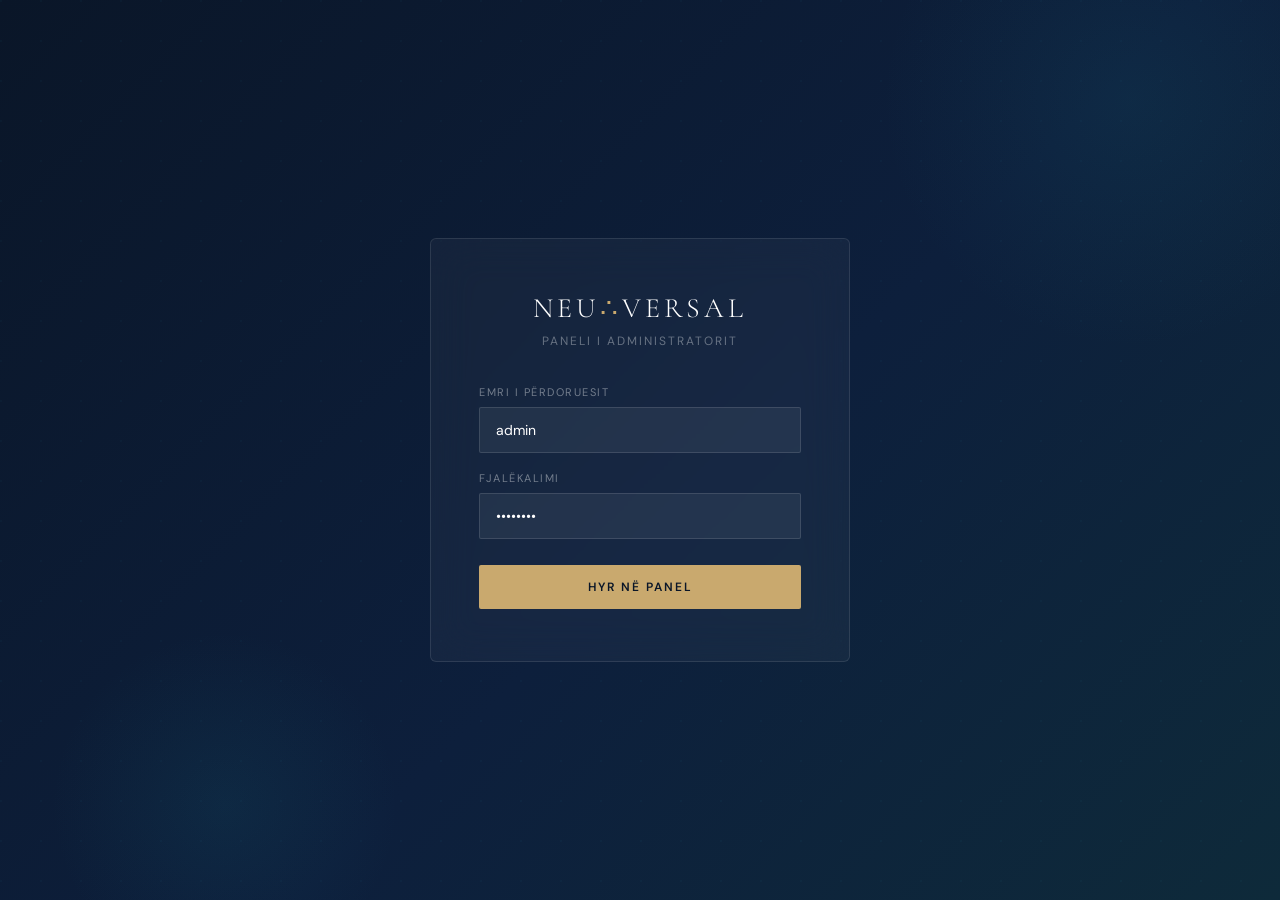
<file: Files/Admin/dashboard.html>
<!DOCTYPE html>
<html lang="sq">
<head>
    <meta charset="UTF-8"/>
    <meta name="viewport" content="width=device-width, initial-scale=1.0"/>
    <title>Admin Panel </title>
    <link rel="preconnect" href="https://fonts.googleapis.com"/>
    <link href="https://fonts.googleapis.com/css2?family=Cormorant+Garamond:ital,wght@0,300;0,400;1,300&family=DM+Sans:wght@300;400;500;600&display=swap" rel="stylesheet"/>
    <link rel="stylesheet" href="astyle.css">
</head>
<body>

<!-- LOGIN -->
<div id="loginScreen">
    <div class="login-bg"></div>
    <div class="login-orb lo1"></div>
    <div class="login-orb lo2"></div>
    <div class="login-card">
        <div class="login-logo">NEU<span>∴</span>VERSAL</div>
        <div class="login-sub">Paneli i Administratorit</div>
        <div class="login-field">
            <label>Emri i Përdoruesit</label>
            <input type="text" id="loginUser" placeholder="admin" value="admin"/>
        </div>
        <div class="login-field">
            <label>Fjalëkalimi</label>
            <input type="password" id="loginPass" placeholder="••••••••" value="admin123"/>
        </div>
        <button class="login-btn" onclick="doLogin()">Hyr në Panel</button>
        <div class="login-err" id="loginErr">Kredencialet janë të gabuara.</div>
    </div>
</div>

<!-- SIDEBAR -->
<aside class="sidebar" id="sidebar">
    <div class="sidebar-brand">
        <div class="brand-logo">NEU<span>∴</span>VERSAL</div>
        <div class="brand-role">Admin Panel</div>
    </div>
    <nav class="sidebar-nav">
        <div class="nav-section-label">Kryesore</div>
        <div class="nav-item active" onclick="switchView('dashboard',this)">
            <span class="ni-icon">📊</span> Pasqyra
        </div>
        <div class="nav-item" onclick="switchView('bookings',this)">
            <span class="ni-icon">📋</span> Rezervimet
            <span class="ni-badge red" id="pendingBadge">3</span>
        </div>
        <div class="nav-item" onclick="switchView('calendar',this)">
            <span class="ni-icon">📅</span> Kalendari
        </div>
        <div class="nav-section-label">Menaxhim</div>
        <div class="nav-item" onclick="switchView('patients',this)">
            <span class="ni-icon">👥</span> Pacientët
        </div>
        <div class="nav-item" onclick="switchView('stats',this)">
            <span class="ni-icon">📈</span> Statistikat
        </div>
        <div class="nav-section-label">Sistem</div>
        <div class="nav-item" onclick="switchView('settings',this)">
            <span class="ni-icon">⚙️</span> Cilësimet
        </div>
    </nav>
    <div class="sidebar-footer">
        <div class="admin-profile">
            <div class="admin-avatar">A</div>
            <div>
                <div class="admin-name">Admin</div>
                <div class="admin-label">Menaxher</div>
            </div>
            <button class="logout-btn" onclick="doLogout()" title="Dil">⏻</button>
        </div>
    </div>
</aside>

<!-- MAIN -->
<div class="main" id="mainArea">
    <div class="topbar">
        <div class="topbar-left">
            <div class="page-title" id="pageTitle">Pasqyra <em>Kryesore</em></div>
            <div class="page-crumb" id="pageCrumb">Mirë se erdhe</div>
        </div>
        <div class="topbar-right">
            <button class="topbar-btn outline" onclick="switchView('bookings',null)">+ Rezervim i Ri</button>
            <div class="notif-bell" title="Njoftime"><span>🔔</span><div class="notif-dot"></div></div>
        </div>
    </div>

    <div class="content">

        <!-- ── DASHBOARD ── -->
        <div class="view active" id="view-dashboard">
            <div class="kpi-grid">
                <div class="kpi-card">
                    <div class="kpi-label">Takime Sot</div>
                    <div class="kpi-val teal">8</div>
                    <div class="kpi-sub"><span class="up">↑ 2</span> krahasuar me djeshmin</div>
                    <div class="kpi-icon">📅</div>
                </div>
                <div class="kpi-card">
                    <div class="kpi-label">Në Pritje</div>
                    <div class="kpi-val gold">3</div>
                    <div class="kpi-sub">Kërkojnë konfirmim</div>
                    <div class="kpi-icon">⏳</div>
                </div>
                <div class="kpi-card">
                    <div class="kpi-label">Pacientë Totalë</div>
                    <div class="kpi-val">124</div>
                    <div class="kpi-sub"><span class="up">↑ 8</span> këtë muaj</div>
                    <div class="kpi-icon">👥</div>
                </div>
                <div class="kpi-card">
                    <div class="kpi-label">Këtë Javë</div>
                    <div class="kpi-val green">31</div>
                    <div class="kpi-sub"><span class="up">↑ 12%</span> vs java e kaluar</div>
                    <div class="kpi-icon">📈</div>
                </div>
            </div>

            <div class="table-card">
                <div class="table-head">
                    <h3>Rezervimet <em>e Sotme</em></h3>
                    <div class="table-controls">
                        <span style="font-size:12px;color:var(--gray);">25 Maj 2026</span>
                    </div>
                </div>
                <table id="todayTable">
                    <thead><tr>
                        <th>Pacienti</th><th>Shërbimi</th><th>Ora</th><th>Statusi</th><th>Veprime</th>
                    </tr></thead>
                    <tbody id="todayTbody"></tbody>
                </table>
            </div>
        </div>

        <!-- ── BOOKINGS ── -->
        <div class="view" id="view-bookings">
            <div class="table-card">
                <div class="table-head">
                    <h3>Të Gjitha <em>Rezervimet</em></h3>
                    <div class="table-controls">
                        <div class="tbl-search">
                            <input type="text" id="bookSearch" placeholder="Kërko pacientin..." oninput="filterBookings()"/>
                        </div>
                        <div class="select-wrapper">
                            <select class="filter-select" id="statusFilter" onchange="filterBookings()">
                                <option value="">Të gjitha statuset</option>
                                <option value="pending">Në Pritje</option>
                                <option value="confirmed">Konfirmuar</option>
                                <option value="completed">Përfunduar</option>
                                <option value="cancelled">Anuluar</option>
                            </select>
                        </div>
                        <div class="select-wrapper">
                            <select class="filter-select" id="svcFilter" onchange="filterBookings()">
                                <option value="">Të gjitha shërbimet</option>
                                <option>Kontroll i Përgjithshëm</option>
                                <option>Kardiologji</option>
                                <option>Dermatologji</option>
                                <option>Ortopedi</option>
                                <option>Neurologji</option>
                                <option>Pediatri</option>
                            </select>
                        </div>
                    </div>
                </div>
                <table>
                    <thead><tr>
                        <th>Pacienti</th><th>Telefoni</th><th>Shërbimi</th>
                        <th>Data</th><th>Ora</th><th>Statusi</th><th>Veprime</th>
                    </tr></thead>
                    <tbody id="bookingsTbody"></tbody>
                </table>
            </div>
        </div>

        <!-- ── CALENDAR ── -->
        <div class="view" id="view-calendar">
            <div class="cal-wrapper">
                <div class="cal-card">
                    <div class="cal-nav">
                        <h3 id="calMonthTitle">Maj <em>2026</em></h3>
                        <div class="cal-nav-btns">
                            <button class="cal-nav-btn" onclick="changeMonth(-1)">‹</button>
                            <button class="cal-nav-btn" onclick="changeMonth(1)">›</button>
                        </div>
                    </div>
                    <div class="cal-grid">
                        <div class="cal-days-hdr">
                            <div class="cal-day-name">Hën</div><div class="cal-day-name">Mar</div>
                            <div class="cal-day-name">Mër</div><div class="cal-day-name">Enj</div>
                            <div class="cal-day-name">Pre</div><div class="cal-day-name">Sht</div>
                            <div class="cal-day-name">Die</div>
                        </div>
                        <div class="cal-cells" id="calCells"></div>
                    </div>
                </div>
                <div class="cal-day-list">
                    <div class="cal-day-hdr">
                        <h4 id="calDayTitle">Sot, <em>25 Maj</em></h4>
                    </div>
                    <div class="day-apts" id="dayApts"></div>
                </div>
            </div>
        </div>

        <!-- ── PATIENTS ── -->
        <div class="view" id="view-patients">
            <div style="display:flex;align-items:center;justify-content:space-between;margin-bottom:24px;">
                <div>
                    <div class="kpi-label">Pacientë të Regjistruar</div>
                    <div style="font-family:'Cormorant Garamond',serif;font-size:34px;font-weight:300;color:var(--navy);">124 <em style="font-size:18px;color:var(--teal);font-style:italic;">total</em></div>
                </div>
                <div class="tbl-search">
                    <input type="text" id="patSearch" placeholder="Kërko pacientin..." oninput="filterPatients()"/>
                </div>
            </div>
            <div class="patients-grid" id="patientsGrid"></div>
        </div>

        <!-- ── STATS ── -->
        <div class="view" id="view-stats">
            <div class="kpi-grid" style="margin-bottom:24px;">
                <div class="kpi-card"><div class="kpi-label">Total Rezervime</div><div class="kpi-val">412</div><div class="kpi-sub">Nga fillimi</div><div class="kpi-icon">📋</div></div>
                <div class="kpi-card"><div class="kpi-label">Shkalla Konfirmimit</div><div class="kpi-val teal">87%</div><div class="kpi-sub"><span class="up">↑ 3%</span> vs muaji i kaluar</div><div class="kpi-icon">✅</div></div>
                <div class="kpi-card"><div class="kpi-label">Mesatare / Ditë</div><div class="kpi-val gold">6.4</div><div class="kpi-sub">Takime për ditë</div><div class="kpi-icon">📊</div></div>
                <div class="kpi-card"><div class="kpi-label">Anulime</div><div class="kpi-val" style="color:var(--red);">8%</div><div class="kpi-sub"><span class="up">↓ 2%</span> vs muaji i kaluar</div><div class="kpi-icon">❌</div></div>
            </div>
            <div class="stats-row">
                <div class="chart-card">
                    <h3>Rezervime <em>Javore</em></h3>
                    <div class="bar-chart" id="barChart"></div>
                </div>
                <div class="chart-card">
                    <h3>Statuset <em>e Takimeve</em></h3>
                    <div class="donut-wrap">
                        <div class="donut">
                            <svg width="140" height="140" viewBox="0 0 140 140">
                                <circle cx="70" cy="70" r="54" fill="none" stroke="#f0f0f5" stroke-width="20"/>
                                <circle cx="70" cy="70" r="54" fill="none" stroke="#1a7a8a" stroke-width="20" stroke-dasharray="190 149" stroke-linecap="round"/>
                                <circle cx="70" cy="70" r="54" fill="none" stroke="#2ea87e" stroke-width="20" stroke-dasharray="82 257" stroke-dashoffset="-190" stroke-linecap="round"/>
                                <circle cx="70" cy="70" r="54" fill="none" stroke="#c9a96e" stroke-width="20" stroke-dasharray="49 290" stroke-dashoffset="-272" stroke-linecap="round"/>
                                <circle cx="70" cy="70" r="54" fill="none" stroke="#e05c5c" stroke-width="20" stroke-dasharray="18 321" stroke-dashoffset="-321" stroke-linecap="round"/>
                            </svg>
                            <div class="donut-center"><div class="donut-num">412</div><div class="donut-sub">Total</div></div>
                        </div>
                        <div class="donut-legend">
                            <div class="legend-item"><div class="legend-dot" style="background:var(--teal)"></div><div class="legend-label">Konfirmuar</div><div class="legend-pct">46%</div></div>
                            <div class="legend-item"><div class="legend-dot" style="background:var(--green)"></div><div class="legend-label">Përfunduar</div><div class="legend-pct">20%</div></div>
                            <div class="legend-item"><div class="legend-dot" style="background:var(--gold)"></div><div class="legend-label">Në Pritje</div><div class="legend-pct">12%</div></div>
                            <div class="legend-item"><div class="legend-dot" style="background:var(--red)"></div><div class="legend-label">Anuluar</div><div class="legend-pct">8%</div></div>
                        </div>
                    </div>
                </div>
            </div>
            <div class="chart-card">
                <h3>Shërbimet <em>më të Kërkuara</em></h3>
                <div class="top-services" id="topServices"></div>
            </div>
        </div>

        <!-- ── SETTINGS ── -->
        <div class="view" id="view-settings">
            <div class="settings-grid">
                <div class="settings-card">
                    <div class="settings-card-hdr">Profili i Klinikës</div>
                    <div class="settings-card-body">
                        <div class="field-wrap"><label style="font-size:11px;letter-spacing:1px;text-transform:uppercase;color:var(--gray);display:block;margin-bottom:6px;">Emri i Klinikës</label><input class="settings-input" value="NEU∴VERSAL"/></div>
                        <div class="field-wrap"><label style="font-size:11px;letter-spacing:1px;text-transform:uppercase;color:var(--gray);display:block;margin-bottom:6px;">Email Kontakti</label><input class="settings-input" value="info@neuversal.al"/></div>
                        <div class="field-wrap"><label style="font-size:11px;letter-spacing:1px;text-transform:uppercase;color:var(--gray);display:block;margin-bottom:6px;">Telefoni</label><input class="settings-input" value="+355 69 XXX XXXX"/></div>
                        <div class="field-wrap"><label style="font-size:11px;letter-spacing:1px;text-transform:uppercase;color:var(--gray);display:block;margin-bottom:6px;">Adresa</label><input class="settings-input" value="Rruga e Elbasanit, Tiranë"/></div>
                        <button class="save-btn" onclick="showToast('Profili u ruajt me sukses!','success')">Ruaj Ndryshimet</button>
                    </div>
                </div>
                <div class="settings-card">
                    <div class="settings-card-hdr">Njoftime & Automatizim</div>
                    <div class="settings-card-body">
                        <div class="setting-row">
                            <div class="setting-info"><h5>SMS Konfirmimi</h5><p>Dërgo SMS kur rezervimi konfirmohet</p></div>
                            <button class="toggle on" onclick="this.classList.toggle('on')"></button>
                        </div>
                        <div class="setting-row">
                            <div class="setting-info"><h5>Kujtesë 24h</h5><p>Njofto pacientin 24h para takimit</p></div>
                            <button class="toggle on" onclick="this.classList.toggle('on')"></button>
                        </div>
                        <div class="setting-row">
                            <div class="setting-info"><h5>Email Admin</h5><p>Merr email për çdo rezervim të ri</p></div>
                            <button class="toggle" onclick="this.classList.toggle('on')"></button>
                        </div>
                        <div class="setting-row">
                            <div class="setting-info"><h5>Rezervim Automatik</h5><p>Konfirmo automatikisht rezervimet</p></div>
                            <button class="toggle" onclick="this.classList.toggle('on')"></button>
                        </div>
                    </div>
                </div>
                <div class="settings-card">
                    <div class="settings-card-hdr">Orari i Punës</div>
                    <div class="settings-card-body">
                        <div class="setting-row"><div class="setting-info"><h5>E Hënë – E Premte</h5><p>08:00 – 20:00</p></div><button class="toggle on" onclick="this.classList.toggle('on')"></button></div>
                        <div class="setting-row"><div class="setting-info"><h5>E Shtunë</h5><p>08:00 – 19:00</p></div><button class="toggle" onclick="this.classList.toggle('on')"></button></div>
                        <div class="setting-row"><div class="setting-info"><h5>E Diel</h5><p>Mbyllur</p></div><button class="toggle" onclick="this.classList.toggle('on')"></button></div>
                        <button class="save-btn" style="margin-top:12px;" onclick="showToast('Orari u ruajt!','success')">Ruaj Orarin</button>
                    </div>
                </div>
                <div class="settings-card">
                    <div class="settings-card-hdr">Siguria</div>
                    <div class="settings-card-body">
                        <div class="field-wrap" style="margin-bottom:14px;"><label style="font-size:11px;letter-spacing:1px;text-transform:uppercase;color:var(--gray);display:block;margin-bottom:6px;">Fjalëkalimi Aktual</label><input class="settings-input" type="password" placeholder="••••••••"/></div>
                        <div class="field-wrap" style="margin-bottom:14px;"><label style="font-size:11px;letter-spacing:1px;text-transform:uppercase;color:var(--gray);display:block;margin-bottom:6px;">Fjalëkalimi i Ri</label><input class="settings-input" type="password" placeholder="••••••••"/></div>
                        <div class="field-wrap" style="margin-bottom:16px;"><label style="font-size:11px;letter-spacing:1px;text-transform:uppercase;color:var(--gray);display:block;margin-bottom:6px;">Konfirmo Fjalëkalimin</label><input class="settings-input" type="password" placeholder="••••••••"/></div>
                        <button class="save-btn" onclick="showToast('Fjalëkalimi u ndryshua!','success')">Ndrysho Fjalëkalimin</button>
                    </div>
                </div>
            </div>
        </div>

    </div>
</div>

<!-- MODAL -->
<div class="modal-overlay" id="modalOverlay" onclick="if(event.target===this)closeModal()">
    <div class="modal">
        <div class="modal-hdr">
            <div>
                <div style="font-size:10px;letter-spacing:2px;text-transform:uppercase;color:rgba(255,255,255,0.35);margin-bottom:6px;">Detajet e Rezervimit</div>
                <h3 id="modalTitle">Emri <em>Mbiemri</em></h3>
            </div>
            <button class="modal-close" onclick="closeModal()">✕</button>
        </div>
        <div class="modal-body">
            <div class="detail-grid" id="modalGrid"></div>
            <div class="detail-msg" id="modalMsgWrap">
                <div class="detail-label">Mesazhi i Pacientit</div>
                <div class="detail-val" id="modalMsg"></div>
            </div>
            <div class="modal-actions" id="modalActions"></div>
        </div>
    </div>
</div>

<!-- TOAST -->
<div class="toast" id="toast"></div>

<script>
    // ── DATA ──
    let bookings = [
        {id:1,name:'Arjana',surname:'Hoxha',phone:'+355 69 111 2233',service:'Kardiologji',date:'2026-05-25',time:'08:00 – 09:00',status:'confirmed',msg:'Kam dhimbje gjoksi që nga java e kaluar.'},
        {id:2,name:'Blerim',surname:'Çela',phone:'+355 68 222 3344',service:'Kontroll i Përgjithshëm',date:'2026-05-25',time:'09:00 – 10:00',status:'pending',msg:''},
        {id:3,name:'Dorina',surname:'Marku',phone:'+355 67 333 4455',service:'Dermatologji',date:'2026-05-25',time:'10:00 – 11:00',status:'confirmed',msg:'Dua të kontrolloj një njollë në krah.'},
        {id:4,name:'Gentian',surname:'Basha',phone:'+355 69 444 5566',service:'Ortopedi',date:'2026-05-26',time:'11:00 – 12:00',status:'pending',msg:'Dhimbje në gju pas sportin.'},
        {id:5,name:'Erjona',surname:'Leka',phone:'+355 68 555 6677',service:'Neurologji',date:'2026-05-26',time:'14:00 – 15:00',status:'confirmed',msg:''},
        {id:6,name:'Sokol',surname:'Dema',phone:'+355 67 666 7788',service:'Pediatri',date:'2026-05-27',time:'09:00 – 10:00',status:'pending',msg:'Fëmija im ka temperaturë të lartë.'},
        {id:7,name:'Mirela',surname:'Koci',phone:'+355 69 777 8899',service:'Kardiologji',date:'2026-05-28',time:'10:00 – 11:00',status:'completed',msg:'Kontroll rutinë vjetor.'},
        {id:8,name:'Alban',surname:'Shehu',phone:'+355 68 888 9900',service:'Kontroll i Përgjithshëm',date:'2026-05-20',time:'08:00 – 09:00',status:'cancelled',msg:''},
        {id:9,name:'Fatmira',surname:'Ago',phone:'+355 67 999 0011',service:'Dermatologji',date:'2026-05-29',time:'15:00 – 16:00',status:'confirmed',msg:'Alergjia sezonale.'},
        {id:10,name:'Ilir',surname:'Prifti',phone:'+355 69 000 1122',service:'Ortopedi',date:'2026-05-30',time:'13:00 – 14:00',status:'confirmed',msg:''},
    ];

    const months = ['Janar','Shkurt','Mars','Prill','Maj','Qershor','Korrik','Gusht','Shtator','Tetor','Nëntor','Dhjetor'];
    let calDate = new Date(2026,4,1);
    let selectedCalDay = 25;



    // ── LOGIN ──
    function doLogin(){
        const u=document.getElementById('loginUser').value;
        const p=document.getElementById('loginPass').value;
        if(u==='admin'&&p==='admin123'){
            document.getElementById('loginScreen').style.display='none';
            initDashboard();
        } else {
            document.getElementById('loginErr').style.display='block';
        }
    }
    document.getElementById('loginPass').addEventListener('keydown',e=>{if(e.key==='Enter')doLogin();});
    function doLogout(){document.getElementById('loginScreen').style.display='flex';}

    // ── INIT ──
    function initDashboard(){
        renderTodayTable();
        renderBookingsTable();
        renderPatients();
        renderCalendar();
        renderStats();
        updatePendingBadge();
    }

    // ── VIEWS ──
    const viewTitles={
        dashboard:['Pasqyra <em>Kryesore</em>','Mirë se erdhe, Admin'],
        bookings:['Të Gjitha <em>Rezervimet</em>','Menaxho & filtro rezervimet'],
        calendar:['Kalendari <em>i Takimeve</em>','Shiko takimet sipas ditës'],
        patients:['Lista e <em>Pacientëve</em>','Të gjithë pacientët e regjistruar'],
        stats:['Statistikat <em>& Raportet</em>','Analiza e performancës'],
        settings:['Cilësimet <em>e Sistemit</em>','Konfiguro platformën'],
    };
    function switchView(name,el){
        document.querySelectorAll('.view').forEach(v=>v.classList.remove('active'));
        document.getElementById('view-'+name).classList.add('active');
        document.querySelectorAll('.nav-item').forEach(n=>n.classList.remove('active'));
        if(el)el.classList.add('active');
        const t=viewTitles[name];
        document.getElementById('pageTitle').innerHTML=t[0];
        document.getElementById('pageCrumb').textContent=t[1];
    }

    // ── STATUS HELPERS ──
    function badgeHtml(s){
        const map={pending:'Në Pritje',confirmed:'Konfirmuar',completed:'Përfunduar',cancelled:'Anuluar'};
        return `<span class="badge ${s}">${map[s]}</span>`;
    }

    // ── TODAY TABLE ──
    function renderTodayTable(){
        const today=bookings.filter(b=>b.date==='2026-05-25');
        const tb=document.getElementById('todayTbody');
        tb.innerHTML=today.map(b=>`
    <tr onclick="openModal(${b.id})">
      <td class="td-name">${b.name} ${b.surname}</td>
      <td><span class="td-svc">🏥 ${b.service}</span></td>
      <td>${b.time}</td>
      <td>${badgeHtml(b.status)}</td>
      <td><div class="action-btns" onclick="event.stopPropagation()">
        <button class="act-btn view-btn" onclick="openModal(${b.id})" title="Shiko">👁</button>
        ${b.status==='pending'?`<button class="act-btn confirm" onclick="confirmBooking(${b.id})" title="Konfirmo">✓</button>
        <button class="act-btn cancel" onclick="cancelBooking(${b.id})" title="Anulo">✕</button>`:''}
      </div></td>
    </tr>`).join('');
    }

    // ── BOOKINGS TABLE ──
    function renderBookingsTable(data){
        const rows=data||bookings;
        const tb=document.getElementById('bookingsTbody');
        if(!rows.length){tb.innerHTML='<tr><td colspan="7"><div class="empty-state"><div class="empty-icon">📭</div><h4>Nuk ka rezultate</h4><p>Provoni filtra të tjerë.</p></div></td></tr>';return;}
        tb.innerHTML=rows.map(b=>`
    <tr onclick="openModal(${b.id})">
      <td><div class="td-name">${b.name} ${b.surname}</div></td>
      <td class="td-phone">${b.phone}</td>
      <td><span class="td-svc">${b.service}</span></td>
      <td>${formatDate(b.date)}</td>
      <td>${b.time||'—'}</td>
      <td>${badgeHtml(b.status)}</td>
      <td><div class="action-btns" onclick="event.stopPropagation()">
        <button class="act-btn view-btn" onclick="openModal(${b.id})" title="Shiko">👁</button>
        ${b.status==='pending'?`<button class="act-btn confirm" onclick="confirmBooking(${b.id})" title="Konfirmo">✓</button>`:''}
        ${b.status!=='cancelled'&&b.status!=='completed'?`<button class="act-btn cancel" onclick="cancelBooking(${b.id})" title="Anulo">✕</button>`:''}
      </div></td>
    </tr>`).join('');
    }
    function filterBookings(){
        const q=document.getElementById('bookSearch').value.toLowerCase();
        const st=document.getElementById('statusFilter').value;
        const sv=document.getElementById('svcFilter').value;
        const res=bookings.filter(b=>{
            const match=`${b.name} ${b.surname} ${b.phone}`.toLowerCase().includes(q);
            const stMatch=!st||b.status===st;
            const svMatch=!sv||b.service===sv;
            return match&&stMatch&&svMatch;
        });
        renderBookingsTable(res);
    }

    // ── PATIENTS ──
    const patients=[
        {name:'Arjana Hoxha',phone:'+355 69 111 2233',apts:3,last:'Kardiologji'},
        {name:'Blerim Çela',phone:'+355 68 222 3344',apts:1,last:'Kontroll i Përgjithshëm'},
        {name:'Dorina Marku',phone:'+355 67 333 4455',apts:2,last:'Dermatologji'},
        {name:'Gentian Basha',phone:'+355 69 444 5566',apts:1,last:'Ortopedi'},
        {name:'Erjona Leka',phone:'+355 68 555 6677',apts:4,last:'Neurologji'},
        {name:'Sokol Dema',phone:'+355 67 666 7788',apts:1,last:'Pediatri'},
        {name:'Mirela Koci',phone:'+355 69 777 8899',apts:5,last:'Kardiologji'},
        {name:'Alban Shehu',phone:'+355 68 888 9900',apts:2,last:'Kontroll i Përgjithshëm'},
        {name:'Fatmira Ago',phone:'+355 67 999 0011',apts:3,last:'Dermatologji'},
        {name:'Ilir Prifti',phone:'+355 69 000 1122',apts:2,last:'Ortopedi'},
        {name:'Kledi Rama',phone:'+355 68 123 4567',apts:1,last:'Neurologji'},
        {name:'Teuta Gashi',phone:'+355 67 234 5678',apts:6,last:'Pediatri'},
    ];
    function renderPatients(data){
        const list=data||patients;
        const g=document.getElementById('patientsGrid');
        g.innerHTML=list.map(p=>`
    <div class="patient-card">
      <div class="pat-avatar">${p.name[0]}</div>
      <div>
        <div class="pat-name">${p.name}</div>
        <div class="pat-meta">${p.phone} · ${p.last}</div>
      </div>
      <div class="pat-stats">
        <div class="pat-apt-count">${p.apts}</div>
        <div class="pat-apt-label">Takime</div>
      </div>
    </div>`).join('');
    }
    function filterPatients(){
        const q=document.getElementById('patSearch').value.toLowerCase();
        renderPatients(patients.filter(p=>`${p.name} ${p.phone}`.toLowerCase().includes(q)));
    }

    // ── CALENDAR ──
    function renderCalendar(){
        const y=calDate.getFullYear(), m=calDate.getMonth();
        document.getElementById('calMonthTitle').innerHTML=`${months[m]} <em>${y}</em>`;
        const first=new Date(y,m,1).getDay();
        const start=first===0?-6:1-first;
        const cells=document.getElementById('calCells');
        cells.innerHTML='';
        const aptDates={};
        bookings.forEach(b=>{if(!aptDates[b.date])aptDates[b.date]=0;aptDates[b.date]++;});
        for(let i=start;i<start+42;i++){
            const d=new Date(y,m,i);
            const dStr=`${d.getFullYear()}-${String(d.getMonth()+1).padStart(2,'0')}-${String(d.getDate()).padStart(2,'0')}`;
            const isOther=d.getMonth()!==m;
            const isToday=dStr==='2026-05-25';
            const isSelected=d.getDate()===selectedCalDay&&d.getMonth()===m;
            const hasApt=aptDates[dStr]>0;
            const cell=document.createElement('div');
            cell.className=`cal-cell${isOther?' other-month':''}${isToday?' today':''}${isSelected?' selected':''}${hasApt&&!isOther?' has-apt':''}`;
            const count=aptDates[dStr]||0;
            cell.innerHTML=`<span class="cal-date">${d.getDate()}</span>${count>0&&!isOther?`<div class="apt-dots">${Array(Math.min(count,3)).fill('<div class="apt-dot"></div>').join('')}</div>`:''}`;
            cell.addEventListener('click',()=>{selectedCalDay=d.getDate();calDate=new Date(y,m,1);renderCalendar();showDayApts(dStr,d);});
            cells.appendChild(cell);
        }
        showDayApts('2026-05-25',new Date(2026,4,25));
    }
    function changeMonth(dir){calDate.setMonth(calDate.getMonth()+dir);renderCalendar();}
    function showDayApts(dateStr,d){
        const dayApts=bookings.filter(b=>b.date===dateStr);
        const el=document.getElementById('dayApts');
        const day=d.getDate(), mon=months[d.getMonth()];
        document.getElementById('calDayTitle').innerHTML=`${day} <em>${mon}</em>`;
        if(!dayApts.length){el.innerHTML='<div class="no-day-apts">🗓 Nuk ka takime këtë ditë</div>';return;}
        el.innerHTML=dayApts.map((b,i)=>`
    <div class="day-apt ${i%3===1?'orange':i%3===2?'gold':''}" onclick="openModal(${b.id})">
      <div>
        <div class="apt-time">${b.time||'—'}</div>
      </div>
      <div>
        <div class="apt-name">${b.name} ${b.surname}</div>
        <div class="apt-svc">${b.service} · ${badgeHtml(b.status)}</div>
      </div>
    </div>`).join('');
    }

    // ── STATS ──
    function renderStats(){
        const days=['Hën','Mar','Mër','Enj','Pre','Sht'];
        const vals=[5,8,6,9,7,4];
        const max=Math.max(...vals);
        document.getElementById('barChart').innerHTML=days.map((d,i)=>`
    <div class="bar-wrap">
      <div class="bar" style="height:${(vals[i]/max*100)}%">
        <span class="bar-val">${vals[i]}</span>
      </div>
      <div class="bar-label">${d}</div>
    </div>`).join('');
        const svcs=[
            {name:'Kontroll i Përgjithshëm',count:98,max:98},
            {name:'Kardiologji',count:74,max:98},
            {name:'Dermatologji',count:65,max:98},
            {name:'Ortopedi',count:52,max:98},
            {name:'Pediatri',count:43,max:98},
            {name:'Neurologji',count:38,max:98},
        ];
        document.getElementById('topServices').innerHTML=svcs.map(s=>`
    <div class="svc-bar-row">
      <div class="svc-bar-top"><span class="svc-bar-name">${s.name}</span><span class="svc-bar-count">${s.count} rezervime</span></div>
      <div class="svc-bar-track"><div class="svc-bar-fill" style="width:${(s.count/s.max*100)}%"></div></div>
    </div>`).join('');
    }

    // ── MODAL ──
    function openModal(id){
        const b=bookings.find(x=>x.id===id);
        if(!b)return;
        document.getElementById('modalTitle').innerHTML=`${b.name} <em>${b.surname}</em>`;
        document.getElementById('modalGrid').innerHTML=`
    <div class="detail-item"><div class="detail-label">Telefoni</div><div class="detail-val">${b.phone}</div></div>
    <div class="detail-item"><div class="detail-label">Shërbimi</div><div class="detail-val">${b.service}</div></div>
    <div class="detail-item"><div class="detail-label">Data</div><div class="detail-val">${formatDate(b.date)}</div></div>
    <div class="detail-item"><div class="detail-label">Ora</div><div class="detail-val">${b.time||'—'}</div></div>
    <div class="detail-item"><div class="detail-label">Statusi</div><div class="detail-val">${badgeHtml(b.status)}</div></div>
    <div class="detail-item"><div class="detail-label">Ref</div><div class="detail-val" style="color:var(--teal);font-size:12px;letter-spacing:1.5px;">#KLN-00${String(b.id).padStart(2,'0')}</div></div>`;
        const msgWrap=document.getElementById('modalMsgWrap');
        if(b.msg){document.getElementById('modalMsg').textContent=b.msg;msgWrap.style.display='block';}
        else{msgWrap.style.display='none';}
        let actions=`<button class="m-btn gray" onclick="closeModal()">Mbyll</button>`;
        if(b.status==='pending'){
            actions=`<button class="m-btn green" onclick="confirmBooking(${b.id});closeModal()">✓ Konfirmo</button>
    <button class="m-btn red" onclick="cancelBooking(${b.id});closeModal()">✕ Anulo</button>
    <button class="m-btn gray" onclick="closeModal()">Mbyll</button>`;
        } else if(b.status==='confirmed'){
            actions=`<button class="m-btn teal" onclick="completeBooking(${b.id});closeModal()">✓ Shëno si Përfunduar</button>
    <button class="m-btn red" onclick="cancelBooking(${b.id});closeModal()">✕ Anulo</button>
    <button class="m-btn gray" onclick="closeModal()">Mbyll</button>`;
        }
        document.getElementById('modalActions').innerHTML=actions;
        document.getElementById('modalOverlay').classList.add('open');
    }
    function closeModal(){document.getElementById('modalOverlay').classList.remove('open');}
    document.addEventListener('keydown',e=>{if(e.key==='Escape')closeModal();});

    // ── ACTIONS ──
    function confirmBooking(id){
        const b=bookings.find(x=>x.id===id);
        if(b){b.status='confirmed';refresh();showToast('✓ Rezervimi u konfirmua!','success');}
    }
    function cancelBooking(id){
        const b=bookings.find(x=>x.id===id);
        if(b){b.status='cancelled';refresh();showToast('Rezervimi u anulua.','error');}
    }
    function completeBooking(id){
        const b=bookings.find(x=>x.id===id);
        if(b){b.status='completed';refresh();showToast('✓ Takimi u shënua si përfunduar!','success');}
    }
    function refresh(){
        renderTodayTable();renderBookingsTable();renderCalendar();updatePendingBadge();
    }
    function updatePendingBadge(){
        const c=bookings.filter(b=>b.status==='pending').length;
        const el=document.getElementById('pendingBadge');
        el.textContent=c; el.style.display=c?'':'none';
    }

    // ── TOAST ──
    let toastTimer;
    function showToast(msg,type=''){
        const t=document.getElementById('toast');
        t.textContent=msg;t.className='toast show '+(type||'');
        clearTimeout(toastTimer);
        toastTimer=setTimeout(()=>t.classList.remove('show'),3200);
    }

    // ── HELPERS ──
    function formatDate(s){
        if(!s)return'—';
        const d=new Date(s);
        return d.toLocaleDateString('sq-AL',{day:'2-digit',month:'long',year:'numeric'});
    }
</script>
</body>
</html>
</file>
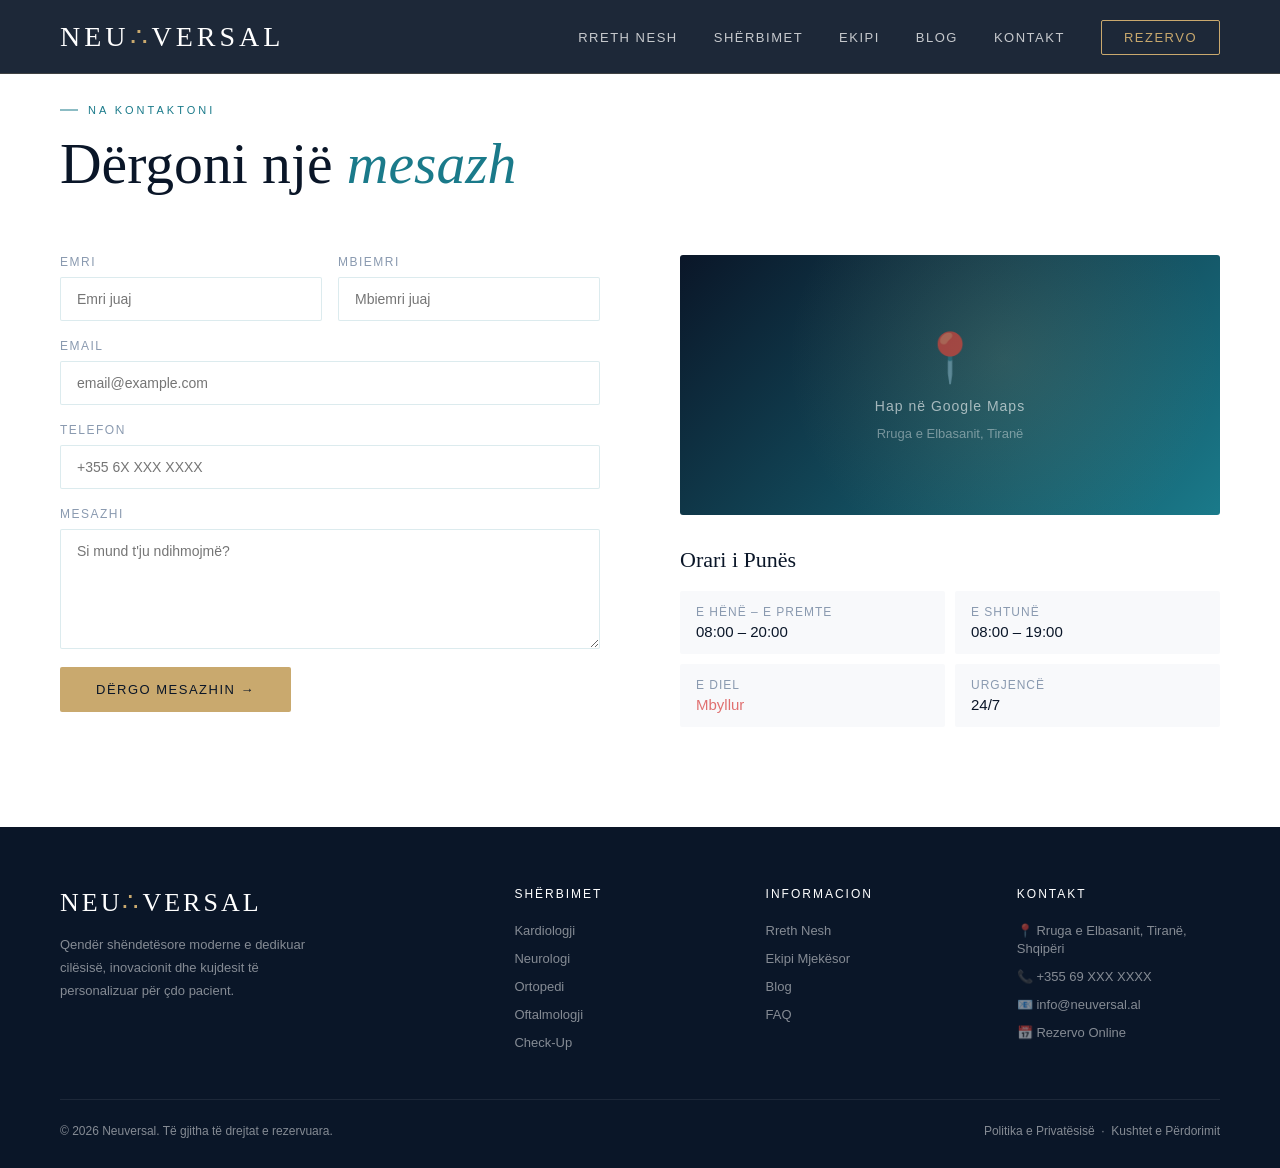
<file: Files/User/contact.html>
<!DOCTYPE html>
<html lang="en">
<head>
    <meta charset="UTF-8">
    <title>Kontakt | Neuversal</title>
    <LINK REL=StyleSheet HREF="style.css" >  </LINK>
</head>
<body>
<div id="navbar"></div>
<!-- CONTACT -->
<section id="contact">
    <div class="section-tag reveal">Na Kontaktoni</div>
    <h2 class="section-title reveal">Dërgoni një <em>mesazh</em></h2>
    <div class="contact-grid">
        <form class="contact-form reveal" onsubmit="submitContact(event)">
            <div class="input-row">
                <div class="input-wrap">
                    <label>Emri</label>
                    <input type="text" placeholder="Emri juaj" required>
                </div>
                <div class="input-wrap">
                    <label>Mbiemri</label>
                    <input type="text" placeholder="Mbiemri juaj" required>
                </div>
            </div>
            <div class="input-wrap">
                <label>Email</label>
                <input type="email" placeholder="email@example.com" required>
            </div>
            <div class="input-wrap">
                <label>Telefon</label>
                <input type="tel" placeholder="+355 6X XXX XXXX">
            </div>
            <div class="input-wrap">
                <label>Mesazhi</label>
                <textarea placeholder="Si mund t'ju ndihmojmë?" required></textarea>
            </div>
            <button type="submit" class="btn-primary" style="align-self:flex-start;">Dërgo Mesazhin →</button>
        </form>
        <div class="contact-info reveal">
            <div class="map-placeholder" onclick="window.open('https://maps.google.com/?q=Tirana+Albania','_blank')">
                <div class="map-icon">📍</div>
                <div class="map-text">Hap në Google Maps</div>
                <div class="map-address">Rruga e Elbasanit, Tiranë</div>
            </div>
            <div>
                <h4 style="font-family:'Cormorant Garamond',serif;font-size:22px;font-weight:400;margin-bottom:18px;color:var(--navy);">Orari i Punës</h4>
                <div class="hours-grid">
                    <div class="hour-item"><div class="hour-day">E Hënë – E Premte</div><div class="hour-time">08:00 – 20:00</div></div>
                    <div class="hour-item"><div class="hour-day">E Shtunë</div><div class="hour-time">08:00 – 19:00</div></div>
                    <div class="hour-item"><div class="hour-day">E Diel</div><div class="hour-time closed">Mbyllur</div></div>
                    <div class="hour-item"><div class="hour-day">Urgjencë</div><div class="hour-time">24/7</div></div>
                </div>
            </div>
        </div>
    </div>
</section>

<div id="footer"></div>

<script>
    fetch("navbar.html")
        .then(response => response.text())
        .then(data => {
            document.getElementById("navbar").innerHTML = data;
        });
    fetch("footer.html")
        .then(response => response.text())
        .then(data => {
            document.getElementById("footer").innerHTML = data;
        });
</script>
</body>
</html>
</file>
<file: Files/style.css>
html { scroll-behavior: smooth; }
:root {
    --navy: #0a1628;
    --deep: #0d1f3c;
    --teal: #1a7a8a;
    --teal-light: #22a0b4;
    --gold: #c9a96e;
    --cream: #f5f0e8;
    --white: #ffffff;
    --gray: #8a9ab0;
    --light-bg: #f8f9fb;
    --border: rgba(26,122,138,0.15);
}
*, *::before, *::after { margin:0; padding:0; box-sizing:border-box; }

body {
    font-family: 'DM Sans', sans-serif;
    color: var(--navy);
    background: var(--white);
    overflow-x: hidden;
}

nav {
    position: fixed; top:0; width:100%; z-index:100;
    padding: 20px 60px;
    display: flex; align-items: center; justify-content: space-between;
    background: rgba(10,22,40,0.92);
    backdrop-filter: blur(12px);
    border-bottom: 1px solid rgba(201,169,110,0.2);
    transition: all 0.4s;
}
nav.scrolled { padding: 14px 60px; }
.nav-logo {
    font-family: 'Cormorant Garamond', serif;
    font-size: 28px; font-weight: 300; letter-spacing: 4px;
    color: var(--white);
    text-decoration: none;
}
.nav-logo span { color: var(--gold); }
.nav-links { display: flex; gap: 36px; list-style: none; }
.nav-links a {
    color: rgba(255,255,255,0.75); text-decoration: none;
    font-size: 13px; letter-spacing: 1.5px; text-transform: uppercase;
    font-weight: 400; transition: color 0.3s;
}
.nav-links a:hover { color: var(--gold); }
.nav-cta {
    background: transparent; border: 1px solid var(--gold);
    color: var(--gold) !important; padding: 9px 22px !important;
    border-radius: 2px; transition: all 0.3s !important;
}
.nav-cta:hover { background: var(--gold) !important; color: var(--navy) !important; }
.hamburger { display:none; flex-direction:column; gap:5px; cursor:pointer; }
.hamburger span { width:24px; height:2px; background:var(--white); transition:all 0.3s; }



#hero {
    min-height: 100vh;
    background: linear-gradient(135deg, var(--navy) 0%, var(--deep) 50%, #0e2a3a 100%);
    display: flex; align-items: center;
    position: relative; overflow: hidden;
}
.hero-bg-pattern {
    position: absolute; inset:0; opacity:0.04;
    background-image: radial-gradient(circle at 1px 1px, var(--teal-light) 1px, transparent 0);
    background-size: 40px 40px;
}
.hero-orb {
    position: absolute; border-radius: 50%;
    background: radial-gradient(circle, var(--teal) 0%, transparent 70%);
    opacity: 0.15; animation: pulse 6s ease-in-out infinite;
}
.orb1 { width:600px; height:600px; top:-200px; right:-100px; }
.orb2 { width:400px; height:400px; bottom:-100px; left:100px; animation-delay:-3s; }
@keyframes pulse { 0%,100%{opacity:0.12;transform:scale(1)} 50%{opacity:0.22;transform:scale(1.05)} }

.hero-content {
    position: relative; z-index:2;
    padding: 120px 60px 80px;
    max-width: 800px;

}
.hero-tag {
    display: inline-block;
    background: rgba(201,169,110,0.15);
    border: 1px solid rgba(201,169,110,0.4);
    color: var(--gold); font-size: 11px; letter-spacing: 3px;
    text-transform: uppercase; padding: 7px 18px; border-radius: 2px;
    margin-bottom: 32px;
    animation: fadeUp 0.8s ease both;
}
.hero-title {
    font-family: 'Cormorant Garamond', serif;
    font-size: clamp(52px, 7vw, 90px);
    font-weight: 300; line-height: 1.05;
    color: var(--white);
    margin-bottom: 28px;
    animation: fadeUp 0.8s ease 0.15s both;
}
.hero-title em { color: var(--gold); font-style: italic; }
.hero-sub {
    font-size: 17px; color: rgba(255,255,255,0.6);
    line-height: 1.7; max-width: 520px;
    margin-bottom: 48px;
    animation: fadeUp 0.8s ease 0.3s both;
}
.hero-actions {
    display: flex; gap: 16px; flex-wrap: wrap;
    animation: fadeUp 0.8s ease 0.45s both;
}
.btn-primary {
    background: var(--gold); color: var(--navy);
    padding: 15px 36px; border: none; cursor: pointer;
    font-family: 'DM Sans', sans-serif; font-size: 13px;
    letter-spacing: 1.5px; text-transform: uppercase;
    border-radius: 2px; font-weight: 500;
    transition: all 0.3s; text-decoration: none;
    display: inline-block;
}
.btn-primary:hover { background: var(--white); transform: translateY(-2px); box-shadow: 0 8px 30px rgba(201,169,110,0.3); }
.btn-outline {
    background: transparent; color: var(--white);
    padding: 15px 36px; border: 1px solid rgba(255,255,255,0.3); cursor: pointer;
    font-family: 'DM Sans', sans-serif; font-size: 13px;
    letter-spacing: 1.5px; text-transform: uppercase;
    border-radius: 2px; font-weight: 400;
    transition: all 0.3s; text-decoration: none;
    display: inline-block;
}
.btn-outline:hover { border-color: var(--white); background: rgba(255,255,255,0.08); transform: translateY(-2px); }
.hero-stats {
    position: absolute; right: 60px; bottom: 80px;
    display: flex; gap: 48px;
    animation: fadeUp 0.8s ease 0.6s both;
}
.stat { text-align: center; }
.stat-num { font-family: 'Cormorant Garamond', serif; font-size: 44px; color: var(--gold); font-weight: 300; }
.stat-label { font-size: 11px; color: rgba(255,255,255,0.5); letter-spacing: 2px; text-transform: uppercase; margin-top: 4px; }
@keyframes fadeUp { from{opacity:0;transform:translateY(30px)} to{opacity:1;transform:translateY(0)} }


/* ── SECTIONS ── */
section { padding: 100px 60px; }
.section-tag {
    display: inline-block; color: var(--teal); font-size: 11px;
    letter-spacing: 3px; text-transform: uppercase; font-weight: 500;
    margin-bottom: 16px;
    position: relative; padding-left: 28px;
}
.section-tag::before {
    content:''; position:absolute; left:0; top:50%;
    transform: translateY(-50%); width:18px; height:1px; background:var(--teal);
}
.section-title {
    font-family: 'Cormorant Garamond', serif;
    font-size: clamp(36px, 4.5vw, 58px);
    font-weight: 300; line-height: 1.1; color: var(--navy);
    margin-bottom: 20px;
}
.section-title em { color: var(--teal); font-style: italic; }
.section-sub { font-size: 16px; color: var(--gray); line-height: 1.75; max-width: 560px; }



#about { background: var(--cream); }
.about-grid { display: grid; grid-template-columns: 1fr 1fr; gap: 80px; align-items: center; margin-top: 60px; }
.about-visual {
    position: relative; height: 500px;
    background: linear-gradient(135deg, var(--navy) 0%, var(--teal) 100%);
    border-radius: 4px; overflow: hidden;
}
.about-visual::before {
    content: '+'; position: absolute; top:30px; right:30px;
    font-size: 80px; color: rgba(201,169,110,0.2);
    font-family: 'Cormorant Garamond', serif; font-weight:300;
    animation: float 4s ease-in-out infinite;
}
.about-visual-inner {
    position: absolute; inset:0; display:flex; align-items:center; justify-content:center;
    flex-direction: column; gap: 16px;
}
.cross-icon { font-size: 80px; color: rgba(255,255,255,0.15); }
.about-icon-text {
    font-family: 'Cormorant Garamond', serif; font-size: 22px;
    color: rgba(255,255,255,0.5); font-style: italic; letter-spacing: 2px;
}
.about-badge {
    position: absolute; bottom: -20px; right: -20px;
    background: var(--gold); color: var(--navy);
    padding: 24px 28px; border-radius: 3px;
    font-family: 'Cormorant Garamond', serif;
}
.about-badge span { display:block; font-size: 40px; font-weight: 300; line-height:1; }
.about-badge small { font-size: 12px; letter-spacing: 2px; text-transform:uppercase; font-family:'DM Sans',sans-serif; }
@keyframes float { 0%,100%{transform:translateY(0)} 50%{transform:translateY(-12px)} }
.values-grid { display: grid; grid-template-columns: 1fr 1fr; gap: 20px; margin-top: 36px; }
.value-card {
    padding: 20px 22px; border: 1px solid var(--border);
    border-radius: 3px; background: var(--white);
    transition: all 0.3s; cursor: default;
}
.value-card:hover { border-color: var(--teal); transform: translateY(-3px); box-shadow: 0 8px 30px rgba(26,122,138,0.08); }
.value-icon { font-size: 24px; margin-bottom: 10px; }
.value-title { font-size: 14px; font-weight: 500; color: var(--navy); margin-bottom: 6px; }
.value-text { font-size: 13px; color: var(--gray); line-height: 1.6; }

/* ── SERVICES ── */
#services { background: var(--white); }
.services-header { display: flex; justify-content: space-between; align-items: flex-end; margin-bottom: 60px; }
.services-grid { display: grid; grid-template-columns: repeat(3, 1fr); gap: 2px; }
.service-card {
    background: var(--light-bg); padding: 44px 36px;
    position: relative; overflow: hidden; cursor: default;
    transition: all 0.4s;
}
.service-card::after {
    content:''; position:absolute; bottom:0; left:0; right:0;
    height: 3px; background: var(--teal);
    transform: scaleX(0); transform-origin: left;
    transition: transform 0.4s;
}
.service-card:hover { background: var(--navy); }
.service-card:hover .service-title, .service-card:hover .service-num { color: var(--white); }
.service-card:hover .service-text { color: rgba(255,255,255,0.5); }
.service-card:hover::after { transform: scaleX(1); }
.service-num { font-family: 'Cormorant Garamond', serif; font-size: 14px; color: var(--teal); letter-spacing: 2px; margin-bottom: 20px; transition: color 0.4s; }
.service-icon-wrap { width: 56px; height: 56px; border: 1px solid var(--border); border-radius: 50%; display:flex; align-items:center; justify-content:center; font-size: 22px; margin-bottom: 22px; transition: all 0.4s; }
.service-card:hover .service-icon-wrap { border-color: rgba(255,255,255,0.2); background: rgba(255,255,255,0.05); }
.service-title { font-family: 'Cormorant Garamond', serif; font-size: 24px; font-weight: 400; color: var(--navy); margin-bottom: 14px; transition: color 0.4s; }
.service-text { font-size: 14px; color: var(--gray); line-height: 1.7; transition: color 0.4s; }

/* ── TEAM ── */
#team { background: var(--cream); }
.team-grid { display: grid; grid-template-columns: repeat(4,1fr); gap: 24px; margin-top: 60px; }
.team-card {
    background: var(--white); border-radius: 3px; overflow:hidden;
    transition: all 0.3s; cursor: default;
}
.team-card:hover { transform: translateY(-6px); box-shadow: 0 20px 50px rgba(10,22,40,0.12); }
.team-photo {
    height: 200px;
    background: linear-gradient(135deg, var(--navy), var(--teal));
    display: flex; align-items: center; justify-content:center;
    font-size: 60px; position: relative; overflow: hidden;
}
.team-photo::before {
    content:''; position:absolute; inset:0;
    background: radial-gradient(circle at 70% 30%, rgba(201,169,110,0.2), transparent 60%);
}
.team-info { padding: 22px; }
.team-name { font-family: 'Cormorant Garamond', serif; font-size: 20px; color: var(--navy); margin-bottom: 4px; }
.team-role { font-size: 12px; color: var(--teal); letter-spacing: 1.5px; text-transform: uppercase; }

/* ── sidebar ── */
.page-layout {
    display:grid; grid-template-columns:280px 1fr;
    max-width:1400px; margin:0 auto;
    padding:80px 60px 100px;
    gap:80px; align-items:start;
}
.sidebar {
    position:sticky; top:100px;
}
.sidebar-label {
    font-size:10px; letter-spacing:3px; text-transform:uppercase;
    color:var(--gray); margin-bottom:18px; font-weight:500;
}
.sidebar-cta {
    margin-top:32px; background:var(--navy); padding:28px 24px;
    border-radius:3px; border:1px solid rgba(201,169,110,0.2);
}
.sidebar-cta h4 { font-family:'Cormorant Garamond',serif; font-size:20px; color:var(--white); font-weight:300; margin-bottom:10px; }
.sidebar-cta p { font-size:13px; color:rgba(255,255,255,0.5); line-height:1.65; margin-bottom:18px; }
.sidebar-cta a {
    display:block; text-align:center;
    background:var(--gold); color:var(--navy);
    padding:11px 18px; border-radius:2px;
    font-size:12px; letter-spacing:1.5px; text-transform:uppercase;
    text-decoration:none; font-weight:500; transition:all 0.3s;
}
.sidebar-cta a:hover { background:var(--white); }

/* ─── SERVICE CARDS ─── */
service-section
.service-section {
    padding:64px 0; border-bottom:1px solid var(--border);
    opacity:0; transform:translateY(30px);
    transition:all 0.7s ease;
}
.service-section.visible { opacity:1; transform:translateY(0); }
.service-section:last-child { border-bottom:none; }

.service-header { display:flex; align-items:flex-start; gap:28px; margin-bottom:36px; }
.service-icon-circle {
    width:68px; height:68px; flex-shrink:0;
    border-radius:50%; border:2px solid var(--border);
    background:var(--light-bg);
    display:flex; align-items:center; justify-content:center;
    font-size:28px; transition:all 0.4s;
}
.service-section:hover .service-icon-circle {
    background:var(--navy); border-color:var(--navy);
    transform:rotate(-8deg) scale(1.08);
}
.service-header-text { flex:1; }
.service-num-tag {
    font-size:11px; letter-spacing:2.5px; text-transform:uppercase;
    color:var(--teal); margin-bottom:8px; font-weight:500;
}
.service-name {
    font-family:'Cormorant Garamond',serif;
    font-size:clamp(30px,3.5vw,42px);
    font-weight:300; color:var(--navy); line-height:1.1;
    margin-bottom:10px;
}
.service-name em { color:var(--teal); font-style:italic; }
.service-tagline { font-size:15px; color:var(--gray); line-height:1.65; max-width:560px; }

.service-divider {
    width:48px; height:2px; background:var(--teal);
    margin:28px 0; border-radius:1px;
    transition:width 0.5s ease;
}
.service-section:hover .service-divider { width:80px; }

.service-body { display:grid; grid-template-columns:1fr 1fr; gap:40px; align-items:start; }

.service-description { font-size:15px; color:var(--gray); line-height:1.8; }
.service-description p + p { margin-top:14px; }
/* Feature list */
.feature-list { display:flex; flex-direction:column; gap:12px; }
.feature-item {
    display:flex; align-items:flex-start; gap:14px;
    padding:16px 18px; background:var(--light-bg);
    border-radius:3px; border-left:3px solid transparent;
    transition:all 0.3s; cursor:default;
}
.feature-item:hover { border-left-color:var(--teal); background:var(--cream); transform:translateX(4px); }
.feature-dot { width:8px; height:8px; border-radius:50%; background:var(--teal); flex-shrink:0; margin-top:5px; }
.feature-text { font-size:14px; color:var(--navy); line-height:1.5; }
.feature-sub { font-size:12px; color:var(--gray); margin-top:3px; }

/* Stats strip */
.service-stats {
    display:grid; grid-template-columns:repeat(3,1fr);
    gap:2px; margin-top:32px; grid-column:1/-1;
}
.stat-cell {
    background:var(--navy); padding:28px 24px;
    text-align:center;
}
.stat-cell:first-child { border-radius:3px 0 0 3px; }
.stat-cell:last-child  { border-radius:0 3px 3px 0; }
.stat-big {
    font-family:'Cormorant Garamond',serif;
    font-size:38px; color:var(--gold); font-weight:300; line-height:1;
}
.stat-lbl { font-size:11px; color:rgba(255,255,255,0.5); letter-spacing:1.5px; text-transform:uppercase; margin-top:6px; }

/* Tech tags */
.tech-tags { display:flex; flex-wrap:wrap; gap:8px; margin-top:22px; }
.tech-tag {
    padding:6px 14px; border:1px solid var(--border);
    border-radius:30px; font-size:12px; color:var(--teal);
    letter-spacing:0.5px; background:rgba(26,122,138,0.04);
    transition:all 0.3s;
}
.tech-tag:hover { background:var(--teal); color:var(--white); border-color:var(--teal); }

/* Process steps */
.process-steps {
    grid-column:1/-1;
    display:grid; grid-template-columns:repeat(4,1fr);
    gap:2px; margin-top:8px;
}
.process-step {
    padding:24px 20px; background:var(--light-bg);
    position:relative; transition:all 0.3s; cursor:default;
}
.process-step:not(:last-child)::after {
    content:'→';
    position:absolute; right:-10px; top:50%; transform:translateY(-50%);
    color:var(--teal); font-size:14px; z-index:1;
}
.process-step:hover { background:var(--cream); }
.step-num {
    font-family:'Cormorant Garamond',serif;
    font-size:32px; color:rgba(26,122,138,0.2); font-weight:300;
    margin-bottom:8px; line-height:1;
}
.step-title { font-size:13px; font-weight:500; color:var(--navy); margin-bottom:4px; }
.step-desc { font-size:12px; color:var(--gray); line-height:1.55; }
/* Accordion (nested info) */
.acc-list { display:flex; flex-direction:column; gap:2px; }
.acc-item { background:var(--light-bg); border-radius:2px; overflow:hidden; }
.acc-head {
    padding:16px 18px; cursor:pointer;
    display:flex; justify-content:space-between; align-items:center;
    font-size:14px; color:var(--navy); font-weight:400;
    user-select:none; transition:color 0.3s;
}
.acc-head:hover { color:var(--teal); }
.acc-arrow { color:var(--teal); font-size:16px; transition:transform 0.3s; flex-shrink:0; }
.acc-body { max-height:0; overflow:hidden; transition:max-height 0.4s ease; }
.acc-body p { padding:0 18px 16px; font-size:13px; color:var(--gray); line-height:1.75; }
.acc-item.open .acc-arrow { transform:rotate(45deg); }
.acc-item.open .acc-body { max-height:200px; }

#blog-hero {
    min-height: 60vh;
    background: linear-gradient(135deg, var(--navy) 0%, var(--deep) 50%, #0e2a3a 100%);
    display: flex; align-items: flex-end;
    position: relative; overflow: hidden;
    padding-top: 80px;
}
/* ── BLOG ── */
#blog { background: var(--white); }
.blog-header { display:flex; justify-content:space-between; align-items:flex-end; margin-bottom:48px; }
.blog-search {
    display: flex; align-items:center;
    border: 1px solid var(--border); border-radius: 2px; overflow:hidden;
}
.blog-search input {
    padding: 10px 18px; border:none; outline:none;
    font-family:'DM Sans',sans-serif; font-size:14px; color:var(--navy);
    background: var(--light-bg); width: 220px;
}
.blog-search button {
    background: var(--teal); border:none; color:var(--white);
    padding: 10px 16px; cursor:pointer; font-size:16px; transition: background 0.3s;
}
.blog-search button:hover { background: var(--navy); }
.blog-grid { display: grid; grid-template-columns: repeat(3,1fr); gap: 28px; }
.blog-card { border: 1px solid var(--border); border-radius: 3px; overflow:hidden; cursor: pointer; transition: all 0.3s; }
.blog-card:hover { box-shadow: 0 12px 40px rgba(10,22,40,0.1); transform: translateY(-4px); }
.blog-img {
    height: 180px;
    display: flex; align-items:center; justify-content:center;
    font-size: 48px;
}
.blog-body { padding: 24px; }
.blog-meta { display:flex; gap:12px; margin-bottom:12px; }
.blog-cat {
    font-size:11px; letter-spacing:1.5px; text-transform:uppercase;
    color:var(--teal); font-weight:500;
}
.blog-date { font-size:12px; color:var(--gray); }
.blog-title { font-family:'Cormorant Garamond',serif; font-size:20px; color:var(--navy); margin-bottom:10px; line-height:1.3; }
.blog-excerpt { font-size:13px; color:var(--gray); line-height:1.7; }

/* ── SEARCH + FILTER BAR ── */
.blog-controls {
    background: var(--cream);
    border-bottom: 1px solid var(--border);
    padding: 28px 60px;
    position: sticky; top: 62px; z-index: 80;
    transition: top 0.4s;
}
.controls-inner {
    max-width: 1300px; margin: 0 auto;
    display: flex; align-items: center; gap: 24px; flex-wrap: wrap;
}
.search-wrap {
    position: relative; flex: 1; min-width: 240px;
}
.search-wrap input {
    width:100%; padding: 12px 18px 12px 44px;
    border: 1px solid var(--border); border-radius: 2px;
    background: var(--white); font-family: 'DM Sans', sans-serif;
    font-size: 13px; color: var(--navy);
    transition: all 0.3s; outline: none;
}
.search-wrap input::placeholder { color: var(--gray); }
.search-wrap input:focus { border-color: var(--teal); box-shadow: 0 0 0 3px rgba(26,122,138,0.08); }
.search-icon {
    position: absolute; left: 14px; top:50%; transform:translateY(-50%);
    color: var(--gray); font-size: 16px; pointer-events:none;
}
.category-filters { display:flex; gap:8px; flex-wrap:wrap; }
.filter-btn {
    padding: 8px 18px; border: 1px solid var(--border);
    background: var(--white); border-radius: 30px;
    font-family: 'DM Sans', sans-serif; font-size: 12px;
    letter-spacing: 1px; text-transform: uppercase;
    color: var(--gray); cursor: pointer; transition: all 0.3s;
    white-space: nowrap;
}
.filter-btn:hover, .filter-btn.active {
    background: var(--teal); color: var(--white);
    border-color: var(--teal);
}
.results-count {
    font-size: 12px; color: var(--gray);
    letter-spacing: 1px; white-space:nowrap;
}
.results-count span { color: var(--teal); font-weight:500; }

/* ── BLOG LAYOUT ── */
.blog-wrapper {
    max-width: 1300px; margin: 0 auto;
    padding: 70px 60px 100px;
    display: grid; grid-template-columns: 1fr 300px; gap: 70px; align-items:start;
}

/* ── FEATURED POST ── */
.featured-post {
    grid-column: 1 / -1;
    display: grid; grid-template-columns: 1fr 1fr;
    background: var(--navy); border-radius: 4px; overflow:hidden;
    margin-bottom: 20px; cursor: pointer;
    transition: transform 0.4s, box-shadow 0.4s;
}
.featured-post:hover { transform: translateY(-4px); box-shadow: 0 24px 60px rgba(10,22,40,0.18); }
.featured-image {
    min-height: 380px;
    background: linear-gradient(135deg, #0e2a3a 0%, var(--teal) 100%);
    position: relative; overflow:hidden;
    display:flex; align-items:center; justify-content:center;
}
.featured-image .img-overlay {
    position:absolute; inset:0;
    background: radial-gradient(circle at 30% 60%, rgba(201,169,110,0.15), transparent 65%);
}
.featured-image .feat-icon { font-size: 100px; opacity: 0.12; position:relative; z-index:1; }
.featured-badge {
    position:absolute; top:24px; left:24px; z-index:2;
    background: var(--gold); color: var(--navy);
    font-size:10px; letter-spacing:2px; text-transform:uppercase;
    padding: 6px 14px; border-radius:2px; font-weight:500;
}
.featured-content { padding: 48px 44px; display:flex; flex-direction:column; justify-content:center; }
.post-category {
    font-size: 10px; letter-spacing:3px; text-transform:uppercase;
    color: var(--teal-light); margin-bottom: 14px; font-weight:500;
}
.featured-content .post-title {
    font-family: 'Cormorant Garamond', serif;
    font-size: clamp(26px, 3vw, 38px);
    font-weight: 300; color: var(--white); line-height: 1.2; margin-bottom: 16px;
}
.featured-content .post-title em { color: var(--gold); font-style:italic; }
.post-excerpt { font-size: 14px; color: rgba(255,255,255,0.5); line-height:1.75; margin-bottom:28px; }
.post-meta { display:flex; align-items:center; gap:20px; }
.meta-author { display:flex; align-items:center; gap:10px; }
.author-avatar {
    width:36px; height:36px; border-radius:50%;
    background: linear-gradient(135deg, var(--teal), var(--gold));
    display:flex; align-items:center; justify-content:center;
    font-size:14px; color:var(--navy); font-weight:500;
    flex-shrink:0;
}
.author-name { font-size:13px; color:rgba(255,255,255,0.7); }
.author-date { font-size:11px; color:rgba(255,255,255,0.35); letter-spacing:0.5px; margin-top:2px; }
.read-time { font-size:11px; color:rgba(255,255,255,0.35); letter-spacing:1px; margin-left:auto; }
.read-link {
    display:inline-flex; align-items:center; gap:8px;
    color: var(--gold); font-size:12px; letter-spacing:1.5px;
    text-transform:uppercase; text-decoration:none;
    border-bottom: 1px solid rgba(201,169,110,0.3);
    padding-bottom:2px; transition:all 0.3s; margin-top:20px;
    width:fit-content; cursor:pointer;
}
.read-link:hover { border-color:var(--gold); gap:14px; }

/* ── ARTICLE GRID ── */
.articles-main { display:flex; flex-direction:column; gap:0; }
.articles-grid {
    display: grid; grid-template-columns: 1fr 1fr; gap: 2px;
    margin-bottom: 40px;
}
.article-card {
    background: var(--light-bg); cursor:pointer;
    transition: all 0.35s; position:relative; overflow:hidden;
    opacity:1; transform:translateY(0);
}
.article-card.hidden { display:none; }
.article-card:hover { background: var(--white); box-shadow: 0 12px 40px rgba(10,22,40,0.1); z-index:1; }
.article-card::after {
    content:''; position:absolute; bottom:0; left:0; right:0;
    height:3px; background:var(--teal);
    transform:scaleX(0); transform-origin:left; transition:transform 0.4s;
}
.article-card:hover::after { transform:scaleX(1); }
.card-image {
    height:180px; position:relative; overflow:hidden;
    background: linear-gradient(135deg, var(--navy) 0%, var(--deep) 100%);
    display:flex; align-items:center; justify-content:center;
}
.card-image .card-icon { font-size:54px; opacity:0.12; }
.card-image-overlay {
    position:absolute; inset:0;
    background: radial-gradient(circle at 70% 30%, rgba(26,122,138,0.25), transparent 60%);
}
.card-cat-badge {
    position:absolute; bottom:14px; left:14px;
    background:rgba(10,22,40,0.7); backdrop-filter:blur(8px);
    color:var(--teal-light); font-size:10px; letter-spacing:2px;
    text-transform:uppercase; padding:5px 12px; border-radius:2px;
}
.card-body { padding: 26px 28px 28px; }
.card-title {
    font-family: 'Cormorant Garamond', serif;
    font-size: 22px; font-weight: 300; color: var(--navy);
    line-height:1.25; margin-bottom:10px;
    transition: color 0.3s;
}
.article-card:hover .card-title { color: var(--teal); }
.card-excerpt { font-size:13px; color:var(--gray); line-height:1.7; margin-bottom:18px; }
.card-footer { display:flex; align-items:center; justify-content:space-between; }
.card-date { font-size:11px; color:var(--gray); letter-spacing:0.5px; }
.card-read { font-size:11px; color:var(--teal); letter-spacing:1px; text-transform:uppercase; }

/* ── PAGINATION ── */
.pagination {
    display:flex; align-items:center; gap:6px; margin-top:10px;
}
.page-btn {
    width:38px; height:38px; border: 1px solid var(--border);
    background:var(--white); border-radius:2px;
    display:flex; align-items:center; justify-content:center;
    font-size:13px; color:var(--gray); cursor:pointer; transition:all 0.3s;
    font-family:'DM Sans',sans-serif;
}
.page-btn:hover, .page-btn.active { background:var(--teal); color:var(--white); border-color:var(--teal); }
.page-btn.prev-next { width:auto; padding:0 16px; font-size:12px; letter-spacing:1px; text-transform:uppercase; }

/* ── SIDEBAR ── */
.blog-sidebar { position:sticky; top:130px; display:flex; flex-direction:column; gap:32px; }
.sidebar-widget {
    background: var(--light-bg); border-radius:3px; overflow:hidden;
    border: 1px solid var(--border);
}
.widget-head {
    padding:18px 22px; border-bottom:1px solid var(--border);
    font-size:10px; letter-spacing:3px; text-transform:uppercase;
    color:var(--gray); font-weight:500;
}
.widget-body { padding:20px 22px; }

/* Popular posts */
.popular-list { display:flex; flex-direction:column; gap:16px; }
.popular-item {
    display:flex; gap:14px; align-items:flex-start; cursor:pointer;
    padding-bottom:16px; border-bottom:1px solid var(--border);
    transition:all 0.3s;
}
.popular-item:last-child { border-bottom:none; padding-bottom:0; }
.popular-item:hover .pop-title { color:var(--teal); }
.pop-num {
    font-family:'Cormorant Garamond',serif; font-size:32px;
    color:rgba(26,122,138,0.15); font-weight:300; line-height:1;
    flex-shrink:0; width:28px;
}
.pop-title { font-size:13px; color:var(--navy); line-height:1.5; margin-bottom:4px; transition:color 0.3s; }
.pop-date { font-size:11px; color:var(--gray); }

/* Tags cloud */
.tags-cloud { display:flex; flex-wrap:wrap; gap:8px; }
.tag-pill {
    padding:6px 14px; border:1px solid var(--border);
    border-radius:30px; font-size:11px; color:var(--teal);
    letter-spacing:0.5px; background:rgba(26,122,138,0.04);
    cursor:pointer; transition:all 0.3s;
}
.tag-pill:hover { background:var(--teal); color:var(--white); border-color:var(--teal); }

/* Newsletter */
.newsletter-widget {
    background: var(--navy); border-radius:3px;
    padding:28px 24px; border:1px solid rgba(201,169,110,0.2);
}
.newsletter-widget h4 {
    font-family:'Cormorant Garamond',serif; font-size:22px;
    color:var(--white); font-weight:300; margin-bottom:8px;
}
.newsletter-widget p { font-size:13px; color:rgba(255,255,255,0.45); line-height:1.65; margin-bottom:18px; }
.newsletter-input {
    width:100%; padding:11px 14px;
    background:rgba(255,255,255,0.06); border:1px solid rgba(255,255,255,0.12);
    border-radius:2px; color:var(--white); font-family:'DM Sans',sans-serif;
    font-size:13px; outline:none; transition:all 0.3s; margin-bottom:10px;
}
.newsletter-input::placeholder { color:rgba(255,255,255,0.3); }
.newsletter-input:focus { border-color:rgba(201,169,110,0.5); }
.newsletter-btn {
    width:100%; background:var(--gold); color:var(--navy);
    border:none; padding:11px; border-radius:2px;
    font-family:'DM Sans',sans-serif; font-size:12px;
    letter-spacing:1.5px; text-transform:uppercase; font-weight:500;
    cursor:pointer; transition:all 0.3s;
}
.newsletter-btn:hover { background:var(--white); }

/* ── NO RESULTS ── */
.no-results {
    grid-column:1/-1; text-align:center; padding:80px 20px;
    display:none;
}
.no-results.visible { display:block; }
.no-results-icon { font-size:60px; opacity:0.2; margin-bottom:20px; }
.no-results h3 { font-family:'Cormorant Garamond',serif; font-size:28px; color:var(--navy); font-weight:300; margin-bottom:8px; }
.no-results p { font-size:14px; color:var(--gray); }

/* ── SECTION TAG ── */
.section-tag {
    display:inline-block; color:var(--teal); font-size:11px;
    letter-spacing:3px; text-transform:uppercase; font-weight:500;
    margin-bottom:16px; position:relative; padding-left:28px;
}
.section-tag::before {
    content:''; position:absolute; left:0; top:50%;
    transform:translateY(-50%); width:18px; height:1px; background:var(--teal);
}
/* ── FAQ ── */
#faq { background: var(--light-bg); }
.faq-grid { display:grid; grid-template-columns: 1fr 1fr; gap:60px; margin-top:60px; align-items:start; }
.faq-list { display:flex; flex-direction:column; gap:2px; }
.faq-item { background:var(--white); border:1px solid var(--border); overflow:hidden; }
.faq-q {
    padding: 20px 24px; cursor:pointer; display:flex; justify-content:space-between; align-items:center;
    font-size:15px; font-weight:400; color:var(--navy); transition: color 0.3s;
    user-select:none;
}
.faq-q:hover { color:var(--teal); }
.faq-arrow { font-size:18px; color:var(--teal); transition:transform 0.3s; flex-shrink:0; }
.faq-a { max-height:0; overflow:hidden; transition:max-height 0.4s ease, padding 0.3s; }
.faq-a p { padding: 0 24px 20px; font-size:14px; color:var(--gray); line-height:1.75; }
.faq-item.open .faq-a { max-height:200px; }
.faq-item.open .faq-arrow { transform:rotate(45deg); }
.faq-contact-box {
    background: var(--navy); padding: 48px 40px; border-radius:3px; color:var(--white);
}
.faq-contact-box h3 { font-family:'Cormorant Garamond',serif; font-size:32px; margin-bottom:16px; font-weight:300; }
.faq-contact-box p { color:rgba(255,255,255,0.6); font-size:15px; line-height:1.7; margin-bottom:28px; }
.contact-details { display:flex; flex-direction:column; gap:14px; }
.contact-detail { display:flex; align-items:center; gap:14px; font-size:14px; color:rgba(255,255,255,0.8); }
.contact-detail-icon { width:38px; height:38px; background:rgba(26,122,138,0.3); border-radius:50%; display:flex; align-items:center; justify-content:center; font-size:16px; flex-shrink:0; }

/* ── CONTACT ── */
#contact { background:var(--white); }
.contact-grid { display:grid; grid-template-columns:1fr 1fr; gap:80px; margin-top:60px; align-items:start; }
.contact-form { display:flex; flex-direction:column; gap:18px; }
.input-row { display:grid; grid-template-columns:1fr 1fr; gap:16px; }
.input-wrap { display:flex; flex-direction:column; gap:8px; }
.input-wrap label { font-size:12px; letter-spacing:1.5px; text-transform:uppercase; color:var(--gray); }
.input-wrap input, .input-wrap textarea, .input-wrap select {
    border: 1px solid var(--border); padding: 13px 16px;
    font-family:'DM Sans',sans-serif; font-size:14px; color:var(--navy);
    border-radius:2px; outline:none; transition:border-color 0.3s;
    background:var(--white);
}
.input-wrap input:focus, .input-wrap textarea:focus { border-color:var(--teal); }
.input-wrap textarea { resize:vertical; min-height:120px; }
.contact-info { display:flex; flex-direction:column; gap:32px; }
.map-placeholder {
    height: 260px; background:linear-gradient(135deg,var(--navy),var(--teal));
    border-radius:3px; display:flex; align-items:center; justify-content:center;
    flex-direction:column; gap:12px; color:rgba(255,255,255,0.6); cursor:pointer;
    transition: all 0.3s; overflow:hidden; position:relative;
}
.map-placeholder::before {
    content:''; position:absolute; inset:0;
    background:radial-gradient(circle at 60% 40%, rgba(201,169,110,0.15), transparent 60%);
}
.map-icon { font-size:48px; position:relative; z-index:1; }
.map-text { font-size:14px; letter-spacing:1px; position:relative; z-index:1; }
.map-address { font-size:13px; color:rgba(255,255,255,0.4); position:relative; z-index:1; }
.hours-grid { display:grid; grid-template-columns:1fr 1fr; gap:10px; }
.hour-item { padding:14px 16px; background:var(--light-bg); border-radius:2px; }
.hour-day { font-size:12px; letter-spacing:1px; text-transform:uppercase; color:var(--gray); margin-bottom:4px; }
.hour-time { font-size:15px; color:var(--navy); font-weight:400; }
.hour-time.closed { color:#e07070; }

/* ── BOOKING ── */
.booking-hero {
    min-height: 38vh;
    background: linear-gradient(135deg, var(--navy) 0%, var(--deep) 55%, #0e2a3a 100%);
    display: flex; align-items: flex-end;
    position: relative; overflow: hidden;
    padding-top: 80px;
}
/* BREADCRUMB */
.breadcrumb {
    display: flex; align-items: center; gap: 10px;
    font-size: 12px; color: rgba(255,255,255,0.35);
    letter-spacing: 1px; text-transform: uppercase;
    margin-bottom: 14px;
    animation: fadeUp 0.7s ease 0.05s both;
}
.breadcrumb a { color: rgba(255,255,255,0.4); text-decoration: none; transition: color 0.3s; }
.breadcrumb a:hover { color: var(--gold); }
.breadcrumb .sep { color: rgba(255,255,255,0.2); }
/* MAIN LAYOUT */
.booking-wrapper {
    max-width: 1200px;
    margin: 0 auto;
    padding: 70px 60px 100px;
    display: grid;
    grid-template-columns: 1fr 360px;
    gap: 64px;
    align-items: start;
}
/* FORM CARD */
.form-card {
    background: var(--white);
    border: 1px solid var(--border);
    border-radius: 4px;
    overflow: hidden;
    box-shadow: 0 4px 40px rgba(10,22,40,0.06);
    animation: fadeUp 0.8s ease 0.2s both;
}
.form-card-header {
    background: linear-gradient(135deg, var(--navy), var(--deep));
    padding: 32px 40px;
    border-bottom: 1px solid rgba(201,169,110,0.15);
}
.form-card-header .section-tag {
    display: inline-block; color: var(--teal-light); font-size: 10px;
    letter-spacing: 3px; text-transform: uppercase; font-weight: 500;
    margin-bottom: 10px; position: relative; padding-left: 24px;
}
.form-card-header .section-tag::before {
    content:''; position:absolute; left:0; top:50%;
    transform: translateY(-50%); width:14px; height:1px; background:var(--teal-light);
}
.form-card-header h2 {
    font-family: 'Cormorant Garamond', serif;
    font-size: 30px; font-weight: 300; color: var(--white);
}
.form-card-header h2 em { color: var(--gold); font-style: italic; }
.form-card-body { padding: 40px; }

/* STEP INDICATOR */
.steps-bar {
    display: flex; align-items: center; gap: 0;
    margin-bottom: 36px;
}
.step-item {
    display: flex; align-items: center; gap: 10px;
    flex: 1;
}
.step-circle {
    width: 30px; height: 30px; border-radius: 50%;
    border: 2px solid var(--border);
    display: flex; align-items: center; justify-content: center;
    font-size: 12px; font-weight: 500; color: var(--gray);
    flex-shrink: 0; transition: all 0.4s;
    background: var(--white);
}
.step-circle.active {
    border-color: var(--teal); background: var(--teal); color: var(--white);
}
.step-circle.done {
    border-color: var(--teal); background: var(--teal); color: var(--white);
}
.step-circle.done::before { content: '✓'; }
.step-circle.done span { display: none; }
.step-label { font-size: 11px; letter-spacing: 1px; text-transform: uppercase; color: var(--gray); transition: color 0.4s; white-space: nowrap; }
.step-item.active .step-label { color: var(--teal); }
.step-line { flex: 1; height: 1px; background: var(--border); margin: 0 12px; }

/* FORM SECTIONS */
.form-section { display: none; }
.form-section.active { display: block; animation: fadeUp 0.5s ease both; }

.field-group { margin-bottom: 24px; }
.field-row { display: grid; grid-template-columns: 1fr 1fr; gap: 20px; margin-bottom: 24px; }
.field-wrap { display: flex; flex-direction: column; gap: 8px; }
.field-wrap label {
    font-size: 11px; letter-spacing: 1.5px; text-transform: uppercase;
    color: var(--gray); font-weight: 500;
}
.field-wrap label .req { color: var(--teal); margin-left: 2px; }
.field-wrap input,
.field-wrap select,
.field-wrap textarea {
    border: 1px solid var(--border); padding: 13px 16px;
    font-family:'DM Sans',sans-serif; font-size:14px; color:var(--navy);
    border-radius:2px; outline:none; transition: all 0.3s;
    background: var(--white); appearance: none;
}
.field-wrap input:focus,
.field-wrap select:focus,
.field-wrap textarea:focus {
    border-color: var(--teal);
    box-shadow: 0 0 0 3px rgba(26,122,138,0.08);
}
.field-wrap input.error,
.field-wrap select.error,
.field-wrap textarea.error {
    border-color: #e07070;
    box-shadow: 0 0 0 3px rgba(224,112,112,0.08);
}
.field-wrap .err-msg { font-size: 11px; color: #e07070; margin-top: 2px; display: none; }
.field-wrap.has-error .err-msg { display: block; }
.field-wrap textarea { resize: vertical; min-height: 110px; }
.select-wrap { position: relative; }
.select-wrap::after {
    content: '›'; position: absolute; right: 14px; top: 50%;
    transform: translateY(-50%) rotate(90deg);
    color: var(--teal); pointer-events: none; font-size: 18px;
    line-height: 1;
}
.select-wrap select { width: 100%; cursor: pointer; }

/* SERVICE CARDS SELECT */
.service-grid {
    display: grid; grid-template-columns: 1fr 1fr; gap: 12px;
    margin-bottom: 24px;
}
.service-option { display: none; }
.service-label {
    display: flex; flex-direction: column; gap: 6px;
    padding: 16px 18px; border: 1px solid var(--border);
    border-radius: 3px; cursor: pointer; transition: all 0.3s;
    background: var(--light-bg);
}
.service-label:hover { border-color: var(--teal); background: rgba(26,122,138,0.04); }
.service-option:checked + .service-label {
    border-color: var(--teal); background: rgba(26,122,138,0.07);
    box-shadow: 0 0 0 2px rgba(26,122,138,0.18);
}
.svc-icon { font-size: 22px; margin-bottom: 2px; }
.svc-name { font-size: 13px; font-weight: 500; color: var(--navy); }
.svc-duration { font-size: 11px; color: var(--teal); letter-spacing: 0.5px; }

/* DATE PICKER STYLE */
input[type="date"]::-webkit-calendar-picker-indicator {
    opacity: 0.5; cursor: pointer;
    filter: invert(40%) sepia(50%) saturate(400%) hue-rotate(155deg);
}

/* NAV BUTTONS */
.form-nav { display: flex; justify-content: space-between; align-items: center; margin-top: 32px; padding-top: 28px; border-top: 1px solid var(--border); }
.btn-back {
    background: transparent; border: 1px solid var(--border);
    color: var(--gray); padding: 13px 28px;
    font-family:'DM Sans',sans-serif; font-size: 12px;
    letter-spacing: 1.5px; text-transform: uppercase;
    border-radius: 2px; cursor: pointer; transition: all 0.3s;
}
.btn-back:hover { border-color: var(--navy); color: var(--navy); }
.btn-next {
    background: var(--teal); color: var(--white);
    border: none; padding: 13px 36px;
    font-family:'DM Sans',sans-serif; font-size: 12px;
    letter-spacing: 1.5px; text-transform: uppercase;
    border-radius: 2px; cursor: pointer; transition: all 0.3s;
    display: flex; align-items: center; gap: 10px;
}
.btn-next:hover { background: var(--navy); transform: translateY(-1px); box-shadow: 0 6px 24px rgba(10,22,40,0.15); }
.btn-submit {
    background: var(--gold); color: var(--navy);
    border: none; padding: 14px 40px;
    font-family:'DM Sans',sans-serif; font-size: 13px;
    letter-spacing: 2px; text-transform: uppercase; font-weight: 500;
    border-radius: 2px; cursor: pointer; transition: all 0.3s;
    display: flex; align-items: center; gap: 10px;
}
.btn-submit:hover { background: var(--white); transform: translateY(-2px); box-shadow: 0 8px 30px rgba(201,169,110,0.3); }


/* SUCCESS */
.success-state {
    display: none;
    text-align: center; padding: 60px 40px;
    animation: fadeUp 0.6s ease both;
}
.success-state.visible { display: block; }
.success-icon {
    width: 80px; height: 80px; border-radius: 50%;
    background: rgba(26,122,138,0.1); border: 2px solid var(--teal);
    display: flex; align-items: center; justify-content: center;
    font-size: 36px; margin: 0 auto 24px;
}
.success-state h3 {
    font-family: 'Cormorant Garamond', serif;
    font-size: 34px; font-weight: 300; color: var(--navy); margin-bottom: 12px;
}
.success-state h3 em { color: var(--teal); font-style: italic; }
.success-state p { font-size: 14px; color: var(--gray); line-height: 1.75; max-width: 380px; margin: 0 auto 28px; }
.booking-ref {
    display: inline-block;
    background: var(--light-bg); border: 1px solid var(--border);
    padding: 12px 28px; border-radius: 2px;
    font-size: 12px; letter-spacing: 3px; text-transform: uppercase; color: var(--teal);
    margin-bottom: 28px;
}

/* SIDEBAR */
.booking-sidebar { display: flex; flex-direction: column; gap: 24px; animation: fadeUp 0.8s ease 0.3s both; }

.info-card {
    border: 1px solid var(--border); border-radius: 3px; overflow: hidden;
    background: var(--white);
}
.info-card-header {
    padding: 16px 22px; border-bottom: 1px solid var(--border);
    font-size: 10px; letter-spacing: 3px; text-transform: uppercase; color: var(--gray); font-weight: 500;
}
.info-card-body { padding: 22px; }

/* Summary card */
.summary-rows { display: flex; flex-direction: column; gap: 14px; }
.summary-row { display: flex; justify-content: space-between; align-items: flex-start; gap: 12px; }
.sum-label { font-size: 12px; color: var(--gray); text-transform: uppercase; letter-spacing: 1px; flex-shrink: 0; }
.sum-val { font-size: 13px; color: var(--navy); text-align: right; font-weight: 400; }
.sum-val.placeholder { color: rgba(138,154,176,0.5); font-style: italic; font-size: 12px; }
.summary-divider { height: 1px; background: var(--border); margin: 6px 0; }

/* Why us */
.why-list { display: flex; flex-direction: column; gap: 16px; }
.why-item { display: flex; gap: 14px; align-items: flex-start; }
.why-icon {
    width: 36px; height: 36px; border-radius: 50%;
    border: 1px solid var(--border); flex-shrink: 0;
    display: flex; align-items: center; justify-content: center; font-size: 15px;
    background: var(--light-bg);
}
.why-text h5 { font-size: 13px; color: var(--navy); margin-bottom: 3px; font-weight: 500; }
.why-text p { font-size: 12px; color: var(--gray); line-height: 1.55; }

/* Contact box */
.contact-mini {
    background: var(--navy); border-radius: 3px; padding: 26px 22px;
    border: 1px solid rgba(201,169,110,0.18);
}
.contact-mini h4 {
    font-family: 'Cormorant Garamond', serif; font-size: 20px;
    color: var(--white); font-weight: 300; margin-bottom: 14px;
}
.contact-mini-row { display: flex; align-items: center; gap: 12px; margin-bottom: 12px; }
.contact-mini-row:last-child { margin-bottom: 0; }
.c-icon {
    width: 32px; height: 32px; border-radius: 50%;
    background: rgba(26,122,138,0.25); display: flex; align-items: center;
    justify-content: center; font-size: 13px; flex-shrink: 0;
}
.contact-mini-row span { font-size: 13px; color: rgba(255,255,255,0.6); }



/* ── FOOTER ── */
    footer {
        background:var(--navy); color:rgba(255,255,255,0.5);
        padding: 60px 60px 30px;
    }
    .footer-grid { display:grid; grid-template-columns:2fr 1fr 1fr 1fr; gap:48px; margin-bottom:48px; }
    .footer-brand { }
    .footer-logo { font-family:'Cormorant Garamond',serif; font-size:26px; color:var(--white); letter-spacing:3px; font-weight:300; margin-bottom:16px; }
    .footer-logo span { color:var(--gold); }
    .footer-desc { font-size:13px; line-height:1.75; max-width:280px; }
    .footer-col h4 { font-size:12px; letter-spacing:2px; text-transform:uppercase; color:var(--white); margin-bottom:20px; font-weight:500; }
    .footer-col ul { list-style:none; display:flex; flex-direction:column; gap:10px; }
    .footer-col a { color:rgba(255,255,255,0.5); text-decoration:none; font-size:13px; transition:color 0.3s; }
    .footer-col a:hover { color:var(--gold); }
    .footer-bottom { border-top:1px solid rgba(255,255,255,0.08); padding-top:24px; display:flex; justify-content:space-between; font-size:12px; }

/* ── RESPONSIVE ── */
@media (max-width: 1100px) {
    .services-grid { grid-template-columns: repeat(2,1fr); }
    .team-grid { grid-template-columns: repeat(2,1fr); }
    .footer-grid { grid-template-columns: 1fr 1fr; }
}
@media (max-width: 768px) {
    nav { padding:18px 24px; }
    nav.scrolled { padding:14px 24px; }
    .nav-links { display:none; }
    .hamburger { display:flex; }
    section { padding:70px 24px; }
    .hero-content { padding:120px 24px 60px; }
    .hero-stats { display:none; }
    .hero-inner { padding: 0 24px 40px; }
    .about-grid, .contact-grid, .faq-grid { grid-template-columns:1fr; }
    .services-grid, .blog-grid { grid-template-columns:1fr; }
    .team-grid { grid-template-columns:1fr 1fr; }
    .booking-form { grid-template-columns:1fr; }
    .btn-book { width:100%; }
    .footer-grid { grid-template-columns:1fr; gap:32px; }
    .footer-bottom { flex-direction:column; gap:8px; }
    .input-row { grid-template-columns:1fr; }
    .services-header, .blog-header { flex-direction:column; align-items:flex-start; gap:20px; }
    .booking-wrapper { grid-template-columns: 1fr; padding: 50px 24px 80px; gap: 36px; }
    .field-row { grid-template-columns: 1fr; gap: 18px; }
    .service-grid { grid-template-columns: 1fr; }
    .form-card-body { padding: 28px 24px; }
    footer { flex-direction: column; gap: 10px; text-align: center; padding: 28px 24px; }
</file>
<file: Files/User/style.css>
html { scroll-behavior: smooth; }
:root {
    --navy: #0a1628;
    --deep: #0d1f3c;
    --teal: #1a7a8a;
    --teal-light: #22a0b4;
    --gold: #c9a96e;
    --cream: #f5f0e8;
    --white: #ffffff;
    --gray: #8a9ab0;
    --light-bg: #f8f9fb;
    --border: rgba(26,122,138,0.15);
}
*, *::before, *::after { margin:0; padding:0; box-sizing:border-box; }

body {
    font-family: 'DM Sans', sans-serif;
    color: var(--navy);
    background: var(--white);
    overflow-x: hidden;
}

nav {
    position: fixed; top:0; width:100%; z-index:100;
    padding: 20px 60px;
    display: flex; align-items: center; justify-content: space-between;
    background: rgba(10,22,40,0.92);
    backdrop-filter: blur(12px);
    border-bottom: 1px solid rgba(201,169,110,0.2);
    transition: all 0.4s;
}
nav.scrolled { padding: 14px 60px; }
.nav-logo {
    font-family: 'Cormorant Garamond', serif;
    font-size: 28px; font-weight: 300; letter-spacing: 4px;
    color: var(--white);
    text-decoration: none;
}
.nav-logo span { color: var(--gold); }
.nav-links { display: flex; gap: 36px; list-style: none; }
.nav-links a {
    color: rgba(255,255,255,0.75); text-decoration: none;
    font-size: 13px; letter-spacing: 1.5px; text-transform: uppercase;
    font-weight: 400; transition: color 0.3s;
}
.nav-links a:hover { color: var(--gold); }
.nav-cta {
    background: transparent; border: 1px solid var(--gold);
    color: var(--gold) !important; padding: 9px 22px !important;
    border-radius: 2px; transition: all 0.3s !important;
}
.nav-cta:hover { background: var(--gold) !important; color: var(--navy) !important; }
.hamburger { display:none; flex-direction:column; gap:5px; cursor:pointer; }
.hamburger span { width:24px; height:2px; background:var(--white); transition:all 0.3s; }



#hero {
    min-height: 100vh;
    background: linear-gradient(135deg, var(--navy) 0%, var(--deep) 50%, #0e2a3a 100%);
    display: flex; align-items: center;
    position: relative; overflow: hidden;
}
.hero-bg-pattern {
    position: absolute; inset:0; opacity:0.04;
    background-image: radial-gradient(circle at 1px 1px, var(--teal-light) 1px, transparent 0);
    background-size: 40px 40px;
}
.hero-orb {
    position: absolute; border-radius: 50%;
    background: radial-gradient(circle, var(--teal) 0%, transparent 70%);
    opacity: 0.15; animation: pulse 6s ease-in-out infinite;
}
.orb1 { width:600px; height:600px; top:-200px; right:-100px; }
.orb2 { width:400px; height:400px; bottom:-100px; left:100px; animation-delay:-3s; }
@keyframes pulse { 0%,100%{opacity:0.12;transform:scale(1)} 50%{opacity:0.22;transform:scale(1.05)} }

.hero-content {
    position: relative; z-index:2;
    padding: 120px 60px 80px;
    max-width: 800px;

}
.hero-tag {
    display: inline-block;
    background: rgba(201,169,110,0.15);
    border: 1px solid rgba(201,169,110,0.4);
    color: var(--gold); font-size: 11px; letter-spacing: 3px;
    text-transform: uppercase; padding: 7px 18px; border-radius: 2px;
    margin-bottom: 32px;
    animation: fadeUp 0.8s ease both;
}
.hero-title {
    font-family: 'Cormorant Garamond', serif;
    font-size: clamp(52px, 7vw, 90px);
    font-weight: 300; line-height: 1.05;
    color: var(--white);
    margin-bottom: 28px;
    animation: fadeUp 0.8s ease 0.15s both;
}
.hero-title em { color: var(--gold); font-style: italic; }
.hero-sub {
    font-size: 17px; color: rgba(255,255,255,0.6);
    line-height: 1.7; max-width: 520px;
    margin-bottom: 48px;
    animation: fadeUp 0.8s ease 0.3s both;
}
.hero-actions {
    display: flex; gap: 16px; flex-wrap: wrap;
    animation: fadeUp 0.8s ease 0.45s both;
}
.btn-primary {
    background: var(--gold); color: var(--navy);
    padding: 15px 36px; border: none; cursor: pointer;
    font-family: 'DM Sans', sans-serif; font-size: 13px;
    letter-spacing: 1.5px; text-transform: uppercase;
    border-radius: 2px; font-weight: 500;
    transition: all 0.3s; text-decoration: none;
    display: inline-block;
}
.btn-primary:hover { background: var(--white); transform: translateY(-2px); box-shadow: 0 8px 30px rgba(201,169,110,0.3); }
.btn-outline {
    background: transparent; color: var(--white);
    padding: 15px 36px; border: 1px solid rgba(255,255,255,0.3); cursor: pointer;
    font-family: 'DM Sans', sans-serif; font-size: 13px;
    letter-spacing: 1.5px; text-transform: uppercase;
    border-radius: 2px; font-weight: 400;
    transition: all 0.3s; text-decoration: none;
    display: inline-block;
}
.btn-outline:hover { border-color: var(--white); background: rgba(255,255,255,0.08); transform: translateY(-2px); }
.hero-stats {
    position: absolute; right: 60px; bottom: 80px;
    display: flex; gap: 48px;
    animation: fadeUp 0.8s ease 0.6s both;
}
.stat { text-align: center; }
.stat-num { font-family: 'Cormorant Garamond', serif; font-size: 44px; color: var(--gold); font-weight: 300; }
.stat-label { font-size: 11px; color: rgba(255,255,255,0.5); letter-spacing: 2px; text-transform: uppercase; margin-top: 4px; }
@keyframes fadeUp { from{opacity:0;transform:translateY(30px)} to{opacity:1;transform:translateY(0)} }


/* ── SECTIONS ── */
section { padding: 100px 60px; }
.section-tag {
    display: inline-block; color: var(--teal); font-size: 11px;
    letter-spacing: 3px; text-transform: uppercase; font-weight: 500;
    margin-bottom: 16px;
    position: relative; padding-left: 28px;
}
.section-tag::before {
    content:''; position:absolute; left:0; top:50%;
    transform: translateY(-50%); width:18px; height:1px; background:var(--teal);
}
.section-title {
    font-family: 'Cormorant Garamond', serif;
    font-size: clamp(36px, 4.5vw, 58px);
    font-weight: 300; line-height: 1.1; color: var(--navy);
    margin-bottom: 20px;
}
.section-title em { color: var(--teal); font-style: italic; }
.section-sub { font-size: 16px; color: var(--gray); line-height: 1.75; max-width: 560px; }



#about { background: var(--cream); }
.about-grid { display: grid; grid-template-columns: 1fr 1fr; gap: 80px; align-items: center; margin-top: 60px; }
.about-visual {
    position: relative; height: 500px;
    background: linear-gradient(135deg, var(--navy) 0%, var(--teal) 100%);
    border-radius: 4px; overflow: hidden;
}
.about-visual::before {
    content: '+'; position: absolute; top:30px; right:30px;
    font-size: 80px; color: rgba(201,169,110,0.2);
    font-family: 'Cormorant Garamond', serif; font-weight:300;
    animation: float 4s ease-in-out infinite;
}
.about-visual-inner {
    position: absolute; inset:0; display:flex; align-items:center; justify-content:center;
    flex-direction: column; gap: 16px;
}
.cross-icon { font-size: 80px; color: rgba(255,255,255,0.15); }
.about-icon-text {
    font-family: 'Cormorant Garamond', serif; font-size: 22px;
    color: rgba(255,255,255,0.5); font-style: italic; letter-spacing: 2px;
}
.about-badge {
    position: absolute; bottom: -20px; right: -20px;
    background: var(--gold); color: var(--navy);
    padding: 24px 28px; border-radius: 3px;
    font-family: 'Cormorant Garamond', serif;
}
.about-badge span { display:block; font-size: 40px; font-weight: 300; line-height:1; }
.about-badge small { font-size: 12px; letter-spacing: 2px; text-transform:uppercase; font-family:'DM Sans',sans-serif; }
@keyframes float { 0%,100%{transform:translateY(0)} 50%{transform:translateY(-12px)} }
.values-grid { display: grid; grid-template-columns: 1fr 1fr; gap: 20px; margin-top: 36px; }
.value-card {
    padding: 20px 22px; border: 1px solid var(--border);
    border-radius: 3px; background: var(--white);
    transition: all 0.3s; cursor: default;
}
.value-card:hover { border-color: var(--teal); transform: translateY(-3px); box-shadow: 0 8px 30px rgba(26,122,138,0.08); }
.value-icon { font-size: 24px; margin-bottom: 10px; }
.value-title { font-size: 14px; font-weight: 500; color: var(--navy); margin-bottom: 6px; }
.value-text { font-size: 13px; color: var(--gray); line-height: 1.6; }

/* ── SERVICES ── */
#services { background: var(--white); }
.services-header { display: flex; justify-content: space-between; align-items: flex-end; margin-bottom: 60px; }
.services-grid { display: grid; grid-template-columns: repeat(3, 1fr); gap: 2px; }
.service-card {
    background: var(--light-bg); padding: 44px 36px;
    position: relative; overflow: hidden; cursor: default;
    transition: all 0.4s;
}
.service-card::after {
    content:''; position:absolute; bottom:0; left:0; right:0;
    height: 3px; background: var(--teal);
    transform: scaleX(0); transform-origin: left;
    transition: transform 0.4s;
}
.service-card:hover { background: var(--navy); }
.service-card:hover .service-title, .service-card:hover .service-num { color: var(--white); }
.service-card:hover .service-text { color: rgba(255,255,255,0.5); }
.service-card:hover::after { transform: scaleX(1); }
.service-num { font-family: 'Cormorant Garamond', serif; font-size: 14px; color: var(--teal); letter-spacing: 2px; margin-bottom: 20px; transition: color 0.4s; }
.service-icon-wrap { width: 56px; height: 56px; border: 1px solid var(--border); border-radius: 50%; display:flex; align-items:center; justify-content:center; font-size: 22px; margin-bottom: 22px; transition: all 0.4s; }
.service-card:hover .service-icon-wrap { border-color: rgba(255,255,255,0.2); background: rgba(255,255,255,0.05); }
.service-title { font-family: 'Cormorant Garamond', serif; font-size: 24px; font-weight: 400; color: var(--navy); margin-bottom: 14px; transition: color 0.4s; }
.service-text { font-size: 14px; color: var(--gray); line-height: 1.7; transition: color 0.4s; }

/* ── TEAM ── */
#team { background: var(--cream); }
.team-grid { display: grid; grid-template-columns: repeat(4,1fr); gap: 24px; margin-top: 60px; }
.team-card {
    background: var(--white); border-radius: 3px; overflow:hidden;
    transition: all 0.3s; cursor: default;
}
.team-card:hover { transform: translateY(-6px); box-shadow: 0 20px 50px rgba(10,22,40,0.12); }
.team-photo {
    height: 200px;
    background: linear-gradient(135deg, var(--navy), var(--teal));
    display: flex; align-items: center; justify-content:center;
    font-size: 60px; position: relative; overflow: hidden;
}
.team-photo::before {
    content:''; position:absolute; inset:0;
    background: radial-gradient(circle at 70% 30%, rgba(201,169,110,0.2), transparent 60%);
}
.team-info { padding: 22px; }
.team-name { font-family: 'Cormorant Garamond', serif; font-size: 20px; color: var(--navy); margin-bottom: 4px; }
.team-role { font-size: 12px; color: var(--teal); letter-spacing: 1.5px; text-transform: uppercase; }

/* ── sidebar ── */
.page-layout {
    display:grid; grid-template-columns:280px 1fr;
    max-width:1400px; margin:0 auto;
    padding:80px 60px 100px;
    gap:80px; align-items:start;
}
.sidebar {
    position:sticky; top:100px;
}
.sidebar-label {
    font-size:10px; letter-spacing:3px; text-transform:uppercase;
    color:var(--gray); margin-bottom:18px; font-weight:500;
}
.sidebar-cta {
    margin-top:32px; background:var(--navy); padding:28px 24px;
    border-radius:3px; border:1px solid rgba(201,169,110,0.2);
}
.sidebar-cta h4 { font-family:'Cormorant Garamond',serif; font-size:20px; color:var(--white); font-weight:300; margin-bottom:10px; }
.sidebar-cta p { font-size:13px; color:rgba(255,255,255,0.5); line-height:1.65; margin-bottom:18px; }
.sidebar-cta a {
    display:block; text-align:center;
    background:var(--gold); color:var(--navy);
    padding:11px 18px; border-radius:2px;
    font-size:12px; letter-spacing:1.5px; text-transform:uppercase;
    text-decoration:none; font-weight:500; transition:all 0.3s;
}
.sidebar-cta a:hover { background:var(--white); }

/* ─── SERVICE CARDS ─── */
service-section
.service-section {
    padding:64px 0; border-bottom:1px solid var(--border);
    opacity:0; transform:translateY(30px);
    transition:all 0.7s ease;
}
.service-section.visible { opacity:1; transform:translateY(0); }
.service-section:last-child { border-bottom:none; }

.service-header { display:flex; align-items:flex-start; gap:28px; margin-bottom:36px; }
.service-icon-circle {
    width:68px; height:68px; flex-shrink:0;
    border-radius:50%; border:2px solid var(--border);
    background:var(--light-bg);
    display:flex; align-items:center; justify-content:center;
    font-size:28px; transition:all 0.4s;
}
.service-section:hover .service-icon-circle {
    background:var(--navy); border-color:var(--navy);
    transform:rotate(-8deg) scale(1.08);
}
.service-header-text { flex:1; }
.service-num-tag {
    font-size:11px; letter-spacing:2.5px; text-transform:uppercase;
    color:var(--teal); margin-bottom:8px; font-weight:500;
}
.service-name {
    font-family:'Cormorant Garamond',serif;
    font-size:clamp(30px,3.5vw,42px);
    font-weight:300; color:var(--navy); line-height:1.1;
    margin-bottom:10px;
}
.service-name em { color:var(--teal); font-style:italic; }
.service-tagline { font-size:15px; color:var(--gray); line-height:1.65; max-width:560px; }

.service-divider {
    width:48px; height:2px; background:var(--teal);
    margin:28px 0; border-radius:1px;
    transition:width 0.5s ease;
}
.service-section:hover .service-divider { width:80px; }

.service-body { display:grid; grid-template-columns:1fr 1fr; gap:40px; align-items:start; }

.service-description { font-size:15px; color:var(--gray); line-height:1.8; }
.service-description p + p { margin-top:14px; }
/* Feature list */
.feature-list { display:flex; flex-direction:column; gap:12px; }
.feature-item {
    display:flex; align-items:flex-start; gap:14px;
    padding:16px 18px; background:var(--light-bg);
    border-radius:3px; border-left:3px solid transparent;
    transition:all 0.3s; cursor:default;
}
.feature-item:hover { border-left-color:var(--teal); background:var(--cream); transform:translateX(4px); }
.feature-dot { width:8px; height:8px; border-radius:50%; background:var(--teal); flex-shrink:0; margin-top:5px; }
.feature-text { font-size:14px; color:var(--navy); line-height:1.5; }
.feature-sub { font-size:12px; color:var(--gray); margin-top:3px; }

/* Stats strip */
.service-stats {
    display:grid; grid-template-columns:repeat(3,1fr);
    gap:2px; margin-top:32px; grid-column:1/-1;
}
.stat-cell {
    background:var(--navy); padding:28px 24px;
    text-align:center;
}
.stat-cell:first-child { border-radius:3px 0 0 3px; }
.stat-cell:last-child  { border-radius:0 3px 3px 0; }
.stat-big {
    font-family:'Cormorant Garamond',serif;
    font-size:38px; color:var(--gold); font-weight:300; line-height:1;
}
.stat-lbl { font-size:11px; color:rgba(255,255,255,0.5); letter-spacing:1.5px; text-transform:uppercase; margin-top:6px; }

/* Tech tags */
.tech-tags { display:flex; flex-wrap:wrap; gap:8px; margin-top:22px; }
.tech-tag {
    padding:6px 14px; border:1px solid var(--border);
    border-radius:30px; font-size:12px; color:var(--teal);
    letter-spacing:0.5px; background:rgba(26,122,138,0.04);
    transition:all 0.3s;
}
.tech-tag:hover { background:var(--teal); color:var(--white); border-color:var(--teal); }

/* Process steps */
.process-steps {
    grid-column:1/-1;
    display:grid; grid-template-columns:repeat(4,1fr);
    gap:2px; margin-top:8px;
}
.process-step {
    padding:24px 20px; background:var(--light-bg);
    position:relative; transition:all 0.3s; cursor:default;
}
.process-step:not(:last-child)::after {
    content:'→';
    position:absolute; right:-10px; top:50%; transform:translateY(-50%);
    color:var(--teal); font-size:14px; z-index:1;
}
.process-step:hover { background:var(--cream); }
.step-num {
    font-family:'Cormorant Garamond',serif;
    font-size:32px; color:rgba(26,122,138,0.2); font-weight:300;
    margin-bottom:8px; line-height:1;
}
.step-title { font-size:13px; font-weight:500; color:var(--navy); margin-bottom:4px; }
.step-desc { font-size:12px; color:var(--gray); line-height:1.55; }
/* Accordion (nested info) */
.acc-list { display:flex; flex-direction:column; gap:2px; }
.acc-item { background:var(--light-bg); border-radius:2px; overflow:hidden; }
.acc-head {
    padding:16px 18px; cursor:pointer;
    display:flex; justify-content:space-between; align-items:center;
    font-size:14px; color:var(--navy); font-weight:400;
    user-select:none; transition:color 0.3s;
}
.acc-head:hover { color:var(--teal); }
.acc-arrow { color:var(--teal); font-size:16px; transition:transform 0.3s; flex-shrink:0; }
.acc-body { max-height:0; overflow:hidden; transition:max-height 0.4s ease; }
.acc-body p { padding:0 18px 16px; font-size:13px; color:var(--gray); line-height:1.75; }
.acc-item.open .acc-arrow { transform:rotate(45deg); }
.acc-item.open .acc-body { max-height:200px; }

#blog-hero {
    min-height: 60vh;
    background: linear-gradient(135deg, var(--navy) 0%, var(--deep) 50%, #0e2a3a 100%);
    display: flex; align-items: flex-end;
    position: relative; overflow: hidden;
    padding-top: 80px;
}
/* ── BLOG ── */
#blog { background: var(--white); }
.blog-header { display:flex; justify-content:space-between; align-items:flex-end; margin-bottom:48px; }
.blog-search {
    display: flex; align-items:center;
    border: 1px solid var(--border); border-radius: 2px; overflow:hidden;
}
.blog-search input {
    padding: 10px 18px; border:none; outline:none;
    font-family:'DM Sans',sans-serif; font-size:14px; color:var(--navy);
    background: var(--light-bg); width: 220px;
}
.blog-search button {
    background: var(--teal); border:none; color:var(--white);
    padding: 10px 16px; cursor:pointer; font-size:16px; transition: background 0.3s;
}
.blog-search button:hover { background: var(--navy); }
.blog-grid { display: grid; grid-template-columns: repeat(3,1fr); gap: 28px; }
.blog-card { border: 1px solid var(--border); border-radius: 3px; overflow:hidden; cursor: pointer; transition: all 0.3s; }
.blog-card:hover { box-shadow: 0 12px 40px rgba(10,22,40,0.1); transform: translateY(-4px); }
.blog-img {
    height: 180px;
    display: flex; align-items:center; justify-content:center;
    font-size: 48px;
}
.blog-body { padding: 24px; }
.blog-meta { display:flex; gap:12px; margin-bottom:12px; }
.blog-cat {
    font-size:11px; letter-spacing:1.5px; text-transform:uppercase;
    color:var(--teal); font-weight:500;
}
.blog-date { font-size:12px; color:var(--gray); }
.blog-title { font-family:'Cormorant Garamond',serif; font-size:20px; color:var(--navy); margin-bottom:10px; line-height:1.3; }
.blog-excerpt { font-size:13px; color:var(--gray); line-height:1.7; }

/* ── SEARCH + FILTER BAR ── */
.blog-controls {
    background: var(--cream);
    border-bottom: 1px solid var(--border);
    padding: 28px 60px;
    position: sticky; top: 62px; z-index: 80;
    transition: top 0.4s;
}
.controls-inner {
    max-width: 1300px; margin: 0 auto;
    display: flex; align-items: center; gap: 24px; flex-wrap: wrap;
}
.search-wrap {
    position: relative; flex: 1; min-width: 240px;
}
.search-wrap input {
    width:100%; padding: 12px 18px 12px 44px;
    border: 1px solid var(--border); border-radius: 2px;
    background: var(--white); font-family: 'DM Sans', sans-serif;
    font-size: 13px; color: var(--navy);
    transition: all 0.3s; outline: none;
}
.search-wrap input::placeholder { color: var(--gray); }
.search-wrap input:focus { border-color: var(--teal); box-shadow: 0 0 0 3px rgba(26,122,138,0.08); }
.search-icon {
    position: absolute; left: 14px; top:50%; transform:translateY(-50%);
    color: var(--gray); font-size: 16px; pointer-events:none;
}
.category-filters { display:flex; gap:8px; flex-wrap:wrap; }
.filter-btn {
    padding: 8px 18px; border: 1px solid var(--border);
    background: var(--white); border-radius: 30px;
    font-family: 'DM Sans', sans-serif; font-size: 12px;
    letter-spacing: 1px; text-transform: uppercase;
    color: var(--gray); cursor: pointer; transition: all 0.3s;
    white-space: nowrap;
}
.filter-btn:hover, .filter-btn.active {
    background: var(--teal); color: var(--white);
    border-color: var(--teal);
}
.results-count {
    font-size: 12px; color: var(--gray);
    letter-spacing: 1px; white-space:nowrap;
}
.results-count span { color: var(--teal); font-weight:500; }

/* ── BLOG LAYOUT ── */
.blog-wrapper {
    max-width: 1300px; margin: 0 auto;
    padding: 70px 60px 100px;
    display: grid; grid-template-columns: 1fr 300px; gap: 70px; align-items:start;
}

/* ── FEATURED POST ── */
.featured-post {
    grid-column: 1 / -1;
    display: grid; grid-template-columns: 1fr 1fr;
    background: var(--navy); border-radius: 4px; overflow:hidden;
    margin-bottom: 20px; cursor: pointer;
    transition: transform 0.4s, box-shadow 0.4s;
}
.featured-post:hover { transform: translateY(-4px); box-shadow: 0 24px 60px rgba(10,22,40,0.18); }
.featured-image {
    min-height: 380px;
    background: linear-gradient(135deg, #0e2a3a 0%, var(--teal) 100%);
    position: relative; overflow:hidden;
    display:flex; align-items:center; justify-content:center;
}
.featured-image .img-overlay {
    position:absolute; inset:0;
    background: radial-gradient(circle at 30% 60%, rgba(201,169,110,0.15), transparent 65%);
}
.featured-image .feat-icon { font-size: 100px; opacity: 0.12; position:relative; z-index:1; }
.featured-badge {
    position:absolute; top:24px; left:24px; z-index:2;
    background: var(--gold); color: var(--navy);
    font-size:10px; letter-spacing:2px; text-transform:uppercase;
    padding: 6px 14px; border-radius:2px; font-weight:500;
}
.featured-content { padding: 48px 44px; display:flex; flex-direction:column; justify-content:center; }
.post-category {
    font-size: 10px; letter-spacing:3px; text-transform:uppercase;
    color: var(--teal-light); margin-bottom: 14px; font-weight:500;
}
.featured-content .post-title {
    font-family: 'Cormorant Garamond', serif;
    font-size: clamp(26px, 3vw, 38px);
    font-weight: 300; color: var(--white); line-height: 1.2; margin-bottom: 16px;
}
.featured-content .post-title em { color: var(--gold); font-style:italic; }
.post-excerpt { font-size: 14px; color: rgba(255,255,255,0.5); line-height:1.75; margin-bottom:28px; }
.post-meta { display:flex; align-items:center; gap:20px; }
.meta-author { display:flex; align-items:center; gap:10px; }
.author-avatar {
    width:36px; height:36px; border-radius:50%;
    background: linear-gradient(135deg, var(--teal), var(--gold));
    display:flex; align-items:center; justify-content:center;
    font-size:14px; color:var(--navy); font-weight:500;
    flex-shrink:0;
}
.author-name { font-size:13px; color:rgba(255,255,255,0.7); }
.author-date { font-size:11px; color:rgba(255,255,255,0.35); letter-spacing:0.5px; margin-top:2px; }
.read-time { font-size:11px; color:rgba(255,255,255,0.35); letter-spacing:1px; margin-left:auto; }
.read-link {
    display:inline-flex; align-items:center; gap:8px;
    color: var(--gold); font-size:12px; letter-spacing:1.5px;
    text-transform:uppercase; text-decoration:none;
    border-bottom: 1px solid rgba(201,169,110,0.3);
    padding-bottom:2px; transition:all 0.3s; margin-top:20px;
    width:fit-content; cursor:pointer;
}
.read-link:hover { border-color:var(--gold); gap:14px; }

/* ── ARTICLE GRID ── */
.articles-main { display:flex; flex-direction:column; gap:0; }
.articles-grid {
    display: grid; grid-template-columns: 1fr 1fr; gap: 2px;
    margin-bottom: 40px;
}
.article-card {
    background: var(--light-bg); cursor:pointer;
    transition: all 0.35s; position:relative; overflow:hidden;
    opacity:1; transform:translateY(0);
}
.article-card.hidden { display:none; }
.article-card:hover { background: var(--white); box-shadow: 0 12px 40px rgba(10,22,40,0.1); z-index:1; }
.article-card::after {
    content:''; position:absolute; bottom:0; left:0; right:0;
    height:3px; background:var(--teal);
    transform:scaleX(0); transform-origin:left; transition:transform 0.4s;
}
.article-card:hover::after { transform:scaleX(1); }
.card-image {
    height:180px; position:relative; overflow:hidden;
    background: linear-gradient(135deg, var(--navy) 0%, var(--deep) 100%);
    display:flex; align-items:center; justify-content:center;
}
.card-image .card-icon { font-size:54px; opacity:0.12; }
.card-image-overlay {
    position:absolute; inset:0;
    background: radial-gradient(circle at 70% 30%, rgba(26,122,138,0.25), transparent 60%);
}
.card-cat-badge {
    position:absolute; bottom:14px; left:14px;
    background:rgba(10,22,40,0.7); backdrop-filter:blur(8px);
    color:var(--teal-light); font-size:10px; letter-spacing:2px;
    text-transform:uppercase; padding:5px 12px; border-radius:2px;
}
.card-body { padding: 26px 28px 28px; }
.card-title {
    font-family: 'Cormorant Garamond', serif;
    font-size: 22px; font-weight: 300; color: var(--navy);
    line-height:1.25; margin-bottom:10px;
    transition: color 0.3s;
}
.article-card:hover .card-title { color: var(--teal); }
.card-excerpt { font-size:13px; color:var(--gray); line-height:1.7; margin-bottom:18px; }
.card-footer { display:flex; align-items:center; justify-content:space-between; }
.card-date { font-size:11px; color:var(--gray); letter-spacing:0.5px; }
.card-read { font-size:11px; color:var(--teal); letter-spacing:1px; text-transform:uppercase; }

/* ── PAGINATION ── */
.pagination {
    display:flex; align-items:center; gap:6px; margin-top:10px;
}
.page-btn {
    width:38px; height:38px; border: 1px solid var(--border);
    background:var(--white); border-radius:2px;
    display:flex; align-items:center; justify-content:center;
    font-size:13px; color:var(--gray); cursor:pointer; transition:all 0.3s;
    font-family:'DM Sans',sans-serif;
}
.page-btn:hover, .page-btn.active { background:var(--teal); color:var(--white); border-color:var(--teal); }
.page-btn.prev-next { width:auto; padding:0 16px; font-size:12px; letter-spacing:1px; text-transform:uppercase; }

/* ── SIDEBAR ── */
.blog-sidebar { position:sticky; top:130px; display:flex; flex-direction:column; gap:32px; }
.sidebar-widget {
    background: var(--light-bg); border-radius:3px; overflow:hidden;
    border: 1px solid var(--border);
}
.widget-head {
    padding:18px 22px; border-bottom:1px solid var(--border);
    font-size:10px; letter-spacing:3px; text-transform:uppercase;
    color:var(--gray); font-weight:500;
}
.widget-body { padding:20px 22px; }

/* Popular posts */
.popular-list { display:flex; flex-direction:column; gap:16px; }
.popular-item {
    display:flex; gap:14px; align-items:flex-start; cursor:pointer;
    padding-bottom:16px; border-bottom:1px solid var(--border);
    transition:all 0.3s;
}
.popular-item:last-child { border-bottom:none; padding-bottom:0; }
.popular-item:hover .pop-title { color:var(--teal); }
.pop-num {
    font-family:'Cormorant Garamond',serif; font-size:32px;
    color:rgba(26,122,138,0.15); font-weight:300; line-height:1;
    flex-shrink:0; width:28px;
}
.pop-title { font-size:13px; color:var(--navy); line-height:1.5; margin-bottom:4px; transition:color 0.3s; }
.pop-date { font-size:11px; color:var(--gray); }

/* Tags cloud */
.tags-cloud { display:flex; flex-wrap:wrap; gap:8px; }
.tag-pill {
    padding:6px 14px; border:1px solid var(--border);
    border-radius:30px; font-size:11px; color:var(--teal);
    letter-spacing:0.5px; background:rgba(26,122,138,0.04);
    cursor:pointer; transition:all 0.3s;
}
.tag-pill:hover { background:var(--teal); color:var(--white); border-color:var(--teal); }

/* Newsletter */
.newsletter-widget {
    background: var(--navy); border-radius:3px;
    padding:28px 24px; border:1px solid rgba(201,169,110,0.2);
}
.newsletter-widget h4 {
    font-family:'Cormorant Garamond',serif; font-size:22px;
    color:var(--white); font-weight:300; margin-bottom:8px;
}
.newsletter-widget p { font-size:13px; color:rgba(255,255,255,0.45); line-height:1.65; margin-bottom:18px; }
.newsletter-input {
    width:100%; padding:11px 14px;
    background:rgba(255,255,255,0.06); border:1px solid rgba(255,255,255,0.12);
    border-radius:2px; color:var(--white); font-family:'DM Sans',sans-serif;
    font-size:13px; outline:none; transition:all 0.3s; margin-bottom:10px;
}
.newsletter-input::placeholder { color:rgba(255,255,255,0.3); }
.newsletter-input:focus { border-color:rgba(201,169,110,0.5); }
.newsletter-btn {
    width:100%; background:var(--gold); color:var(--navy);
    border:none; padding:11px; border-radius:2px;
    font-family:'DM Sans',sans-serif; font-size:12px;
    letter-spacing:1.5px; text-transform:uppercase; font-weight:500;
    cursor:pointer; transition:all 0.3s;
}
.newsletter-btn:hover { background:var(--white); }

/* ── NO RESULTS ── */
.no-results {
    grid-column:1/-1; text-align:center; padding:80px 20px;
    display:none;
}
.no-results.visible { display:block; }
.no-results-icon { font-size:60px; opacity:0.2; margin-bottom:20px; }
.no-results h3 { font-family:'Cormorant Garamond',serif; font-size:28px; color:var(--navy); font-weight:300; margin-bottom:8px; }
.no-results p { font-size:14px; color:var(--gray); }

/* ── SECTION TAG ── */
.section-tag {
    display:inline-block; color:var(--teal); font-size:11px;
    letter-spacing:3px; text-transform:uppercase; font-weight:500;
    margin-bottom:16px; position:relative; padding-left:28px;
}
.section-tag::before {
    content:''; position:absolute; left:0; top:50%;
    transform:translateY(-50%); width:18px; height:1px; background:var(--teal);
}
/* ── FAQ ── */
#faq { background: var(--light-bg); }
.faq-grid { display:grid; grid-template-columns: 1fr 1fr; gap:60px; margin-top:60px; align-items:start; }
.faq-list { display:flex; flex-direction:column; gap:2px; }
.faq-item { background:var(--white); border:1px solid var(--border); overflow:hidden; }
.faq-q {
    padding: 20px 24px; cursor:pointer; display:flex; justify-content:space-between; align-items:center;
    font-size:15px; font-weight:400; color:var(--navy); transition: color 0.3s;
    user-select:none;
}
.faq-q:hover { color:var(--teal); }
.faq-arrow { font-size:18px; color:var(--teal); transition:transform 0.3s; flex-shrink:0; }
.faq-a { max-height:0; overflow:hidden; transition:max-height 0.4s ease, padding 0.3s; }
.faq-a p { padding: 0 24px 20px; font-size:14px; color:var(--gray); line-height:1.75; }
.faq-item.open .faq-a { max-height:200px; }
.faq-item.open .faq-arrow { transform:rotate(45deg); }
.faq-contact-box {
    background: var(--navy); padding: 48px 40px; border-radius:3px; color:var(--white);
}
.faq-contact-box h3 { font-family:'Cormorant Garamond',serif; font-size:32px; margin-bottom:16px; font-weight:300; }
.faq-contact-box p { color:rgba(255,255,255,0.6); font-size:15px; line-height:1.7; margin-bottom:28px; }
.contact-details { display:flex; flex-direction:column; gap:14px; }
.contact-detail { display:flex; align-items:center; gap:14px; font-size:14px; color:rgba(255,255,255,0.8); }
.contact-detail-icon { width:38px; height:38px; background:rgba(26,122,138,0.3); border-radius:50%; display:flex; align-items:center; justify-content:center; font-size:16px; flex-shrink:0; }

/* ── CONTACT ── */
#contact { background:var(--white); }
.contact-grid { display:grid; grid-template-columns:1fr 1fr; gap:80px; margin-top:60px; align-items:start; }
.contact-form { display:flex; flex-direction:column; gap:18px; }
.input-row { display:grid; grid-template-columns:1fr 1fr; gap:16px; }
.input-wrap { display:flex; flex-direction:column; gap:8px; }
.input-wrap label { font-size:12px; letter-spacing:1.5px; text-transform:uppercase; color:var(--gray); }
.input-wrap input, .input-wrap textarea, .input-wrap select {
    border: 1px solid var(--border); padding: 13px 16px;
    font-family:'DM Sans',sans-serif; font-size:14px; color:var(--navy);
    border-radius:2px; outline:none; transition:border-color 0.3s;
    background:var(--white);
}
.input-wrap input:focus, .input-wrap textarea:focus { border-color:var(--teal); }
.input-wrap textarea { resize:vertical; min-height:120px; }
.contact-info { display:flex; flex-direction:column; gap:32px; }
.map-placeholder {
    height: 260px; background:linear-gradient(135deg,var(--navy),var(--teal));
    border-radius:3px; display:flex; align-items:center; justify-content:center;
    flex-direction:column; gap:12px; color:rgba(255,255,255,0.6); cursor:pointer;
    transition: all 0.3s; overflow:hidden; position:relative;
}
.map-placeholder::before {
    content:''; position:absolute; inset:0;
    background:radial-gradient(circle at 60% 40%, rgba(201,169,110,0.15), transparent 60%);
}
.map-icon { font-size:48px; position:relative; z-index:1; }
.map-text { font-size:14px; letter-spacing:1px; position:relative; z-index:1; }
.map-address { font-size:13px; color:rgba(255,255,255,0.4); position:relative; z-index:1; }
.hours-grid { display:grid; grid-template-columns:1fr 1fr; gap:10px; }
.hour-item { padding:14px 16px; background:var(--light-bg); border-radius:2px; }
.hour-day { font-size:12px; letter-spacing:1px; text-transform:uppercase; color:var(--gray); margin-bottom:4px; }
.hour-time { font-size:15px; color:var(--navy); font-weight:400; }
.hour-time.closed { color:#e07070; }

/* ── BOOKING ── */
.booking-hero {
    min-height: 38vh;
    background: linear-gradient(135deg, var(--navy) 0%, var(--deep) 55%, #0e2a3a 100%);
    display: flex; align-items: flex-end;
    position: relative; overflow: hidden;
    padding-top: 80px;
}
/* BREADCRUMB */
.breadcrumb {
    display: flex; align-items: center; gap: 10px;
    font-size: 12px; color: rgba(255,255,255,0.35);
    letter-spacing: 1px; text-transform: uppercase;
    margin-bottom: 14px;
    animation: fadeUp 0.7s ease 0.05s both;
}
.breadcrumb a { color: rgba(255,255,255,0.4); text-decoration: none; transition: color 0.3s; }
.breadcrumb a:hover { color: var(--gold); }
.breadcrumb .sep { color: rgba(255,255,255,0.2); }
/* MAIN LAYOUT */
.booking-wrapper {
    max-width: 1200px;
    margin: 0 auto;
    padding: 70px 60px 100px;
    display: grid;
    grid-template-columns: 1fr 360px;
    gap: 64px;
    align-items: start;
}
/* FORM CARD */
.form-card {
    background: var(--white);
    border: 1px solid var(--border);
    border-radius: 4px;
    overflow: hidden;
    box-shadow: 0 4px 40px rgba(10,22,40,0.06);
    animation: fadeUp 0.8s ease 0.2s both;
}
.form-card-header {
    background: linear-gradient(135deg, var(--navy), var(--deep));
    padding: 32px 40px;
    border-bottom: 1px solid rgba(201,169,110,0.15);
}
.form-card-header .section-tag {
    display: inline-block; color: var(--teal-light); font-size: 10px;
    letter-spacing: 3px; text-transform: uppercase; font-weight: 500;
    margin-bottom: 10px; position: relative; padding-left: 24px;
}
.form-card-header .section-tag::before {
    content:''; position:absolute; left:0; top:50%;
    transform: translateY(-50%); width:14px; height:1px; background:var(--teal-light);
}
.form-card-header h2 {
    font-family: 'Cormorant Garamond', serif;
    font-size: 30px; font-weight: 300; color: var(--white);
}
.form-card-header h2 em { color: var(--gold); font-style: italic; }
.form-card-body { padding: 40px; }

/* STEP INDICATOR */
.steps-bar {
    display: flex; align-items: center; gap: 0;
    margin-bottom: 36px;
}
.step-item {
    display: flex; align-items: center; gap: 10px;
    flex: 1;
}
.step-circle {
    width: 30px; height: 30px; border-radius: 50%;
    border: 2px solid var(--border);
    display: flex; align-items: center; justify-content: center;
    font-size: 12px; font-weight: 500; color: var(--gray);
    flex-shrink: 0; transition: all 0.4s;
    background: var(--white);
}
.step-circle.active {
    border-color: var(--teal); background: var(--teal); color: var(--white);
}
.step-circle.done {
    border-color: var(--teal); background: var(--teal); color: var(--white);
}
.step-circle.done::before { content: '✓'; }
.step-circle.done span { display: none; }
.step-label { font-size: 11px; letter-spacing: 1px; text-transform: uppercase; color: var(--gray); transition: color 0.4s; white-space: nowrap; }
.step-item.active .step-label { color: var(--teal); }
.step-line { flex: 1; height: 1px; background: var(--border); margin: 0 12px; }

/* FORM SECTIONS */
.form-section { display: none; }
.form-section.active { display: block; animation: fadeUp 0.5s ease both; }

.field-group { margin-bottom: 24px; }
.field-row { display: grid; grid-template-columns: 1fr 1fr; gap: 20px; margin-bottom: 24px; }
.field-wrap { display: flex; flex-direction: column; gap: 8px; }
.field-wrap label {
    font-size: 11px; letter-spacing: 1.5px; text-transform: uppercase;
    color: var(--gray); font-weight: 500;
}
.field-wrap label .req { color: var(--teal); margin-left: 2px; }
.field-wrap input,
.field-wrap select,
.field-wrap textarea {
    border: 1px solid var(--border); padding: 13px 16px;
    font-family:'DM Sans',sans-serif; font-size:14px; color:var(--navy);
    border-radius:2px; outline:none; transition: all 0.3s;
    background: var(--white); appearance: none;
}
.field-wrap input:focus,
.field-wrap select:focus,
.field-wrap textarea:focus {
    border-color: var(--teal);
    box-shadow: 0 0 0 3px rgba(26,122,138,0.08);
}
.field-wrap input.error,
.field-wrap select.error,
.field-wrap textarea.error {
    border-color: #e07070;
    box-shadow: 0 0 0 3px rgba(224,112,112,0.08);
}
.field-wrap .err-msg { font-size: 11px; color: #e07070; margin-top: 2px; display: none; }
.field-wrap.has-error .err-msg { display: block; }
.field-wrap textarea { resize: vertical; min-height: 110px; }
.select-wrap { position: relative; }
.select-wrap::after {
    content: '›'; position: absolute; right: 14px; top: 50%;
    transform: translateY(-50%) rotate(90deg);
    color: var(--teal); pointer-events: none; font-size: 18px;
    line-height: 1;
}
.select-wrap select { width: 100%; cursor: pointer; }

/* SERVICE CARDS SELECT */
.service-grid {
    display: grid; grid-template-columns: 1fr 1fr; gap: 12px;
    margin-bottom: 24px;
}
.service-option { display: none; }
.service-label {
    display: flex; flex-direction: column; gap: 6px;
    padding: 16px 18px; border: 1px solid var(--border);
    border-radius: 3px; cursor: pointer; transition: all 0.3s;
    background: var(--light-bg);
}
.service-label:hover { border-color: var(--teal); background: rgba(26,122,138,0.04); }
.service-option:checked + .service-label {
    border-color: var(--teal); background: rgba(26,122,138,0.07);
    box-shadow: 0 0 0 2px rgba(26,122,138,0.18);
}
.svc-icon { font-size: 22px; margin-bottom: 2px; }
.svc-name { font-size: 13px; font-weight: 500; color: var(--navy); }
.svc-duration { font-size: 11px; color: var(--teal); letter-spacing: 0.5px; }

/* DATE PICKER STYLE */
input[type="date"]::-webkit-calendar-picker-indicator {
    opacity: 0.5; cursor: pointer;
    filter: invert(40%) sepia(50%) saturate(400%) hue-rotate(155deg);
}

/* NAV BUTTONS */
.form-nav { display: flex; justify-content: space-between; align-items: center; margin-top: 32px; padding-top: 28px; border-top: 1px solid var(--border); }
.btn-back {
    background: transparent; border: 1px solid var(--border);
    color: var(--gray); padding: 13px 28px;
    font-family:'DM Sans',sans-serif; font-size: 12px;
    letter-spacing: 1.5px; text-transform: uppercase;
    border-radius: 2px; cursor: pointer; transition: all 0.3s;
}
.btn-back:hover { border-color: var(--navy); color: var(--navy); }
.btn-next {
    background: var(--teal); color: var(--white);
    border: none; padding: 13px 36px;
    font-family:'DM Sans',sans-serif; font-size: 12px;
    letter-spacing: 1.5px; text-transform: uppercase;
    border-radius: 2px; cursor: pointer; transition: all 0.3s;
    display: flex; align-items: center; gap: 10px;
}
.btn-next:hover { background: var(--navy); transform: translateY(-1px); box-shadow: 0 6px 24px rgba(10,22,40,0.15); }
.btn-submit {
    background: var(--gold); color: var(--navy);
    border: none; padding: 14px 40px;
    font-family:'DM Sans',sans-serif; font-size: 13px;
    letter-spacing: 2px; text-transform: uppercase; font-weight: 500;
    border-radius: 2px; cursor: pointer; transition: all 0.3s;
    display: flex; align-items: center; gap: 10px;
}
.btn-submit:hover { background: var(--white); transform: translateY(-2px); box-shadow: 0 8px 30px rgba(201,169,110,0.3); }


/* SUCCESS */
.success-state {
    display: none;
    text-align: center; padding: 60px 40px;
    animation: fadeUp 0.6s ease both;
}
.success-state.visible { display: block; }
.success-icon {
    width: 80px; height: 80px; border-radius: 50%;
    background: rgba(26,122,138,0.1); border: 2px solid var(--teal);
    display: flex; align-items: center; justify-content: center;
    font-size: 36px; margin: 0 auto 24px;
}
.success-state h3 {
    font-family: 'Cormorant Garamond', serif;
    font-size: 34px; font-weight: 300; color: var(--navy); margin-bottom: 12px;
}
.success-state h3 em { color: var(--teal); font-style: italic; }
.success-state p { font-size: 14px; color: var(--gray); line-height: 1.75; max-width: 380px; margin: 0 auto 28px; }
.booking-ref {
    display: inline-block;
    background: var(--light-bg); border: 1px solid var(--border);
    padding: 12px 28px; border-radius: 2px;
    font-size: 12px; letter-spacing: 3px; text-transform: uppercase; color: var(--teal);
    margin-bottom: 28px;
}

/* SIDEBAR */
.booking-sidebar { display: flex; flex-direction: column; gap: 24px; animation: fadeUp 0.8s ease 0.3s both; }

.info-card {
    border: 1px solid var(--border); border-radius: 3px; overflow: hidden;
    background: var(--white);
}
.info-card-header {
    padding: 16px 22px; border-bottom: 1px solid var(--border);
    font-size: 10px; letter-spacing: 3px; text-transform: uppercase; color: var(--gray); font-weight: 500;
}
.info-card-body { padding: 22px; }

/* Summary card */
.summary-rows { display: flex; flex-direction: column; gap: 14px; }
.summary-row { display: flex; justify-content: space-between; align-items: flex-start; gap: 12px; }
.sum-label { font-size: 12px; color: var(--gray); text-transform: uppercase; letter-spacing: 1px; flex-shrink: 0; }
.sum-val { font-size: 13px; color: var(--navy); text-align: right; font-weight: 400; }
.sum-val.placeholder { color: rgba(138,154,176,0.5); font-style: italic; font-size: 12px; }
.summary-divider { height: 1px; background: var(--border); margin: 6px 0; }

/* Why us */
.why-list { display: flex; flex-direction: column; gap: 16px; }
.why-item { display: flex; gap: 14px; align-items: flex-start; }
.why-icon {
    width: 36px; height: 36px; border-radius: 50%;
    border: 1px solid var(--border); flex-shrink: 0;
    display: flex; align-items: center; justify-content: center; font-size: 15px;
    background: var(--light-bg);
}
.why-text h5 { font-size: 13px; color: var(--navy); margin-bottom: 3px; font-weight: 500; }
.why-text p { font-size: 12px; color: var(--gray); line-height: 1.55; }

/* Contact box */
.contact-mini {
    background: var(--navy); border-radius: 3px; padding: 26px 22px;
    border: 1px solid rgba(201,169,110,0.18);
}
.contact-mini h4 {
    font-family: 'Cormorant Garamond', serif; font-size: 20px;
    color: var(--white); font-weight: 300; margin-bottom: 14px;
}
.contact-mini-row { display: flex; align-items: center; gap: 12px; margin-bottom: 12px; }
.contact-mini-row:last-child { margin-bottom: 0; }
.c-icon {
    width: 32px; height: 32px; border-radius: 50%;
    background: rgba(26,122,138,0.25); display: flex; align-items: center;
    justify-content: center; font-size: 13px; flex-shrink: 0;
}
.contact-mini-row span { font-size: 13px; color: rgba(255,255,255,0.6); }



/* ── FOOTER ── */
    footer {
        background:var(--navy); color:rgba(255,255,255,0.5);
        padding: 60px 60px 30px;
    }
    .footer-grid { display:grid; grid-template-columns:2fr 1fr 1fr 1fr; gap:48px; margin-bottom:48px; }
    .footer-brand { }
    .footer-logo { font-family:'Cormorant Garamond',serif; font-size:26px; color:var(--white); letter-spacing:3px; font-weight:300; margin-bottom:16px; }
    .footer-logo span { color:var(--gold); }
    .footer-desc { font-size:13px; line-height:1.75; max-width:280px; }
    .footer-col h4 { font-size:12px; letter-spacing:2px; text-transform:uppercase; color:var(--white); margin-bottom:20px; font-weight:500; }
    .footer-col ul { list-style:none; display:flex; flex-direction:column; gap:10px; }
    .footer-col a { color:rgba(255,255,255,0.5); text-decoration:none; font-size:13px; transition:color 0.3s; }
    .footer-col a:hover { color:var(--gold); }
    .footer-bottom { border-top:1px solid rgba(255,255,255,0.08); padding-top:24px; display:flex; justify-content:space-between; font-size:12px; }

/* ── RESPONSIVE ── */
@media (max-width: 1100px) {
    .services-grid { grid-template-columns: repeat(2,1fr); }
    .team-grid { grid-template-columns: repeat(2,1fr); }
    .footer-grid { grid-template-columns: 1fr 1fr; }
}
@media (max-width: 768px) {
    nav { padding:18px 24px; }
    nav.scrolled { padding:14px 24px; }
    .nav-links { display:none; }
    .hamburger { display:flex; }
    section { padding:70px 24px; }
    .hero-content { padding:120px 24px 60px; }
    .hero-stats { display:none; }
    .hero-inner { padding: 0 24px 40px; }
    .about-grid, .contact-grid, .faq-grid { grid-template-columns:1fr; }
    .services-grid, .blog-grid { grid-template-columns:1fr; }
    .team-grid { grid-template-columns:1fr 1fr; }
    .booking-form { grid-template-columns:1fr; }
    .btn-book { width:100%; }
    .footer-grid { grid-template-columns:1fr; gap:32px; }
    .footer-bottom { flex-direction:column; gap:8px; }
    .input-row { grid-template-columns:1fr; }
    .services-header, .blog-header { flex-direction:column; align-items:flex-start; gap:20px; }
    .booking-wrapper { grid-template-columns: 1fr; padding: 50px 24px 80px; gap: 36px; }
    .field-row { grid-template-columns: 1fr; gap: 18px; }
    .service-grid { grid-template-columns: 1fr; }
    .form-card-body { padding: 28px 24px; }
    footer { flex-direction: column; gap: 10px; text-align: center; padding: 28px 24px; }
</file>
<file: Files/Admin/astyle.css>
:root {
    --navy: #0a1628; --deep: #0d1f3c; --teal: #1a7a8a; --teal-light: #22a0b4;
    --gold: #c9a96e; --cream: #f5f0e8; --white: #ffffff;
    --gray: #8a9ab0; --light-bg: #f8f9fb; --border: rgba(26,122,138,0.14);
    --sidebar-w: 260px;
    --green: #2ea87e; --red: #e05c5c; --orange: #e09a3c;
}
*, *::before, *::after { margin:0; padding:0; box-sizing:border-box; }
body { font-family:'DM Sans',sans-serif; background:var(--light-bg); color:var(--navy); display:flex; min-height:100vh; overflow-x:hidden; }

/* ── LOGIN SCREEN ── */
#loginScreen {
    position:fixed; inset:0; z-index:999;
    background:linear-gradient(135deg,var(--navy) 0%,var(--deep) 55%,#0e2a3a 100%);
    display:flex; align-items:center; justify-content:center;
}
.login-bg {
    position:absolute; inset:0; opacity:0.04;
    background-image:radial-gradient(circle at 1px 1px,var(--teal-light) 1px,transparent 0);
    background-size:40px 40px;
}
.login-orb {
    position:absolute; border-radius:50%;
    background:radial-gradient(circle,var(--teal) 0%,transparent 70%);
    opacity:0.12; animation:pulse 6s ease-in-out infinite;
}
.lo1{width:500px;height:500px;top:-150px;right:-100px;}
.lo2{width:350px;height:350px;bottom:-80px;left:50px;animation-delay:-3s;}
@keyframes pulse{0%,100%{opacity:0.1;transform:scale(1)}50%{opacity:0.2;transform:scale(1.06)}}
.login-card {
    position:relative; z-index:2;
    background:rgba(255,255,255,0.04); backdrop-filter:blur(20px);
    border:1px solid rgba(255,255,255,0.1); border-radius:6px;
    padding:52px 48px; width:420px;
    animation:fadeUp 0.7s ease both;
}
@keyframes fadeUp{from{opacity:0;transform:translateY(24px)}to{opacity:1;transform:translateY(0)}}
.login-logo {
    font-family:'Cormorant Garamond',serif; font-size:28px;
    color:var(--white); letter-spacing:4px; font-weight:300;
    margin-bottom:8px; text-align:center;
}
.login-logo span{color:var(--gold);}
.login-sub{font-size:12px;letter-spacing:2px;text-transform:uppercase;color:rgba(255,255,255,0.35);text-align:center;margin-bottom:36px;}
.login-field{display:flex;flex-direction:column;gap:8px;margin-bottom:18px;}
.login-field label{font-size:11px;letter-spacing:1.5px;text-transform:uppercase;color:rgba(255,255,255,0.4);}
.login-field input{
    background:rgba(255,255,255,0.06); border:1px solid rgba(255,255,255,0.12);
    border-radius:2px; padding:13px 16px; color:var(--white);
    font-family:'DM Sans',sans-serif; font-size:14px; outline:none; transition:all 0.3s;
}
.login-field input::placeholder{color:rgba(255,255,255,0.25);}
.login-field input:focus{border-color:rgba(201,169,110,0.5);background:rgba(255,255,255,0.09);}
.login-btn{
    width:100%; background:var(--gold); color:var(--navy); border:none;
    padding:14px; border-radius:2px; font-family:'DM Sans',sans-serif;
    font-size:12px; letter-spacing:2px; text-transform:uppercase; font-weight:600;
    cursor:pointer; transition:all 0.3s; margin-top:8px;
}
.login-btn:hover{background:var(--white); transform:translateY(-1px); box-shadow:0 8px 24px rgba(201,169,110,0.25);}
.login-hint{font-size:11px;color:rgba(255,255,255,0.2);text-align:center;margin-top:16px;}
.login-err{font-size:12px;color:#e07070;text-align:center;margin-top:10px;display:none;}

/* ── SIDEBAR ── */
.sidebar {
    width:var(--sidebar-w); background:var(--navy);
    min-height:100vh; position:fixed; top:0; left:0; z-index:50;
    display:flex; flex-direction:column;
    border-right:1px solid rgba(255,255,255,0.06);
    transition:transform 0.3s;
}
.sidebar-brand {
    padding:28px 24px 22px;
    border-bottom:1px solid rgba(255,255,255,0.06);
}
.brand-logo{font-family:'Cormorant Garamond',serif;font-size:22px;color:var(--white);letter-spacing:3px;font-weight:300;}
.brand-logo span{color:var(--gold);}
.brand-role{font-size:10px;letter-spacing:2px;text-transform:uppercase;color:rgba(255,255,255,0.3);margin-top:4px;}
.sidebar-nav{flex:1;padding:20px 0;overflow-y:auto;}
.nav-section-label{font-size:9px;letter-spacing:2.5px;text-transform:uppercase;color:rgba(255,255,255,0.2);padding:16px 24px 8px;font-weight:500;}
.nav-item{
    display:flex;align-items:center;gap:12px;
    padding:11px 24px; cursor:pointer;
    color:rgba(255,255,255,0.45); font-size:13px; font-weight:400;
    transition:all 0.25s; position:relative; border-left:3px solid transparent;
}
.nav-item:hover{color:rgba(255,255,255,0.8);background:rgba(255,255,255,0.04);}
.nav-item.active{color:var(--white);background:rgba(26,122,138,0.18);border-left-color:var(--teal);}
.nav-item .ni-icon{font-size:16px;width:20px;text-align:center;flex-shrink:0;}
.nav-item .ni-badge{
    margin-left:auto; background:var(--teal); color:var(--white);
    font-size:10px; padding:2px 7px; border-radius:30px; font-weight:500;
}
.nav-item .ni-badge.red{background:var(--red);}
.sidebar-footer{
    padding:20px 24px; border-top:1px solid rgba(255,255,255,0.06);
}
.admin-profile{display:flex;align-items:center;gap:12px;}
.admin-avatar{
    width:36px;height:36px;border-radius:50%;
    background:linear-gradient(135deg,var(--teal),var(--gold));
    display:flex;align-items:center;justify-content:center;
    font-size:14px;color:var(--navy);font-weight:600;flex-shrink:0;
}
.admin-name{font-size:13px;color:var(--white);font-weight:400;}
.admin-label{font-size:10px;color:rgba(255,255,255,0.3);letter-spacing:1px;text-transform:uppercase;}
.logout-btn{
    margin-left:auto; background:transparent; border:none;
    color:rgba(255,255,255,0.3); cursor:pointer; font-size:16px; transition:color 0.3s;
}
.logout-btn:hover{color:var(--red);}

/* ── MAIN ── */
.main {
    margin-left:var(--sidebar-w); flex:1;
    display:flex; flex-direction:column; min-height:100vh;
}
.topbar {
    background:var(--white); border-bottom:1px solid var(--border);
    padding:0 40px; height:64px;
    display:flex; align-items:center; justify-content:space-between;
    position:sticky; top:0; z-index:40;
}
.topbar-left{display:flex;flex-direction:column;}
.page-title{font-family:'Cormorant Garamond',serif;font-size:22px;font-weight:300;color:var(--navy);}
.page-title em{color:var(--teal);font-style:italic;}
.page-crumb{font-size:11px;color:var(--gray);letter-spacing:0.5px;}
.topbar-right{display:flex;align-items:center;gap:16px;}
.topbar-btn{
    display:flex;align-items:center;gap:7px;
    background:var(--teal);color:var(--white);border:none;
    padding:9px 18px;border-radius:2px;font-family:'DM Sans',sans-serif;
    font-size:11px;letter-spacing:1.5px;text-transform:uppercase;font-weight:500;
    cursor:pointer;transition:all 0.3s;
}
.topbar-btn:hover{background:var(--navy);}
.topbar-btn.outline{background:transparent;color:var(--teal);border:1px solid var(--border);}
.topbar-btn.outline:hover{background:var(--light-bg);}
.notif-bell{
    position:relative; width:36px;height:36px;border-radius:50%;
    background:var(--light-bg); border:1px solid var(--border);
    display:flex;align-items:center;justify-content:center;
    font-size:16px; cursor:pointer; transition:all 0.3s;
}
.notif-bell:hover{background:var(--cream);}
.notif-dot{
    position:absolute;top:6px;right:7px;
    width:8px;height:8px;background:var(--red);border-radius:50%;
    border:2px solid var(--white);
}

/* ── CONTENT ── */
.content{padding:36px 40px;flex:1;}
.view{display:none;}
.view.active{display:block;animation:fadeUp 0.45s ease both;}

/* ── KPI CARDS ── */
.kpi-grid{display:grid;grid-template-columns:repeat(4,1fr);gap:18px;margin-bottom:32px;}
.kpi-card{
    background:var(--white); border:1px solid var(--border);
    border-radius:3px; padding:24px 26px; position:relative; overflow:hidden;
    transition:all 0.3s; cursor:default;
}
.kpi-card:hover{transform:translateY(-3px);box-shadow:0 10px 36px rgba(10,22,40,0.08);}
.kpi-card::after{
    content:''; position:absolute; bottom:0; left:0; right:0;
    height:3px; background:var(--teal);
    transform:scaleX(0); transform-origin:left; transition:transform 0.4s;
}
.kpi-card:hover::after{transform:scaleX(1);}
.kpi-label{font-size:10px;letter-spacing:2px;text-transform:uppercase;color:var(--gray);margin-bottom:12px;}
.kpi-val{font-family:'Cormorant Garamond',serif;font-size:44px;font-weight:300;color:var(--navy);line-height:1;}
.kpi-val.gold{color:var(--gold);}
.kpi-val.teal{color:var(--teal);}
.kpi-val.green{color:var(--green);}
.kpi-sub{font-size:12px;color:var(--gray);margin-top:8px;}
.kpi-sub .up{color:var(--green);}
.kpi-sub .down{color:var(--red);}
.kpi-icon{position:absolute;top:20px;right:22px;font-size:28px;opacity:0.12;}

/* ── TABLE CARD ── */
.table-card{background:var(--white);border:1px solid var(--border);border-radius:3px;overflow:hidden;}
.table-head{
    padding:22px 28px; display:flex; align-items:center; justify-content:space-between;
    border-bottom:1px solid var(--border); flex-wrap:wrap; gap:14px;
}
.table-head h3{font-family:'Cormorant Garamond',serif;font-size:22px;font-weight:300;color:var(--navy);}
.table-head h3 em{color:var(--teal);font-style:italic;}
.table-controls{display:flex;align-items:center;gap:10px;flex-wrap:wrap;}
.tbl-search{
    position:relative;
}
.tbl-search input{
    padding:9px 14px 9px 36px;border:1px solid var(--border);border-radius:2px;
    font-family:'DM Sans',sans-serif;font-size:13px;color:var(--navy);
    background:var(--light-bg);outline:none;transition:all 0.3s;width:210px;
}
.tbl-search input:focus{border-color:var(--teal);background:var(--white);}
.tbl-search::before{content:'🔍';position:absolute;left:10px;top:50%;transform:translateY(-50%);font-size:12px;opacity:0.4;}
.filter-select{
    padding:9px 14px;border:1px solid var(--border);border-radius:2px;
    font-family:'DM Sans',sans-serif;font-size:12px;color:var(--navy);
    background:var(--light-bg);outline:none;cursor:pointer;appearance:none;
    padding-right:28px;
}
.select-wrapper{position:relative;}
.select-wrapper::after{content:'›';position:absolute;right:10px;top:50%;transform:translateY(-50%) rotate(90deg);color:var(--teal);pointer-events:none;font-size:14px;}
.select-wrapper select{width:100%;}

table{width:100%;border-collapse:collapse;}
thead tr{background:var(--light-bg);}
thead th{
    padding:12px 18px;font-size:10px;letter-spacing:1.5px;text-transform:uppercase;
    color:var(--gray);font-weight:500;text-align:left;border-bottom:1px solid var(--border);
}
tbody tr{border-bottom:1px solid var(--border);transition:background 0.2s;cursor:pointer;}
tbody tr:last-child{border-bottom:none;}
tbody tr:hover{background:rgba(26,122,138,0.03);}
tbody td{padding:14px 18px;font-size:13px;color:var(--navy);vertical-align:middle;}
.td-name{font-weight:500;}
.td-phone{color:var(--gray);font-size:12px;}
.td-svc{
    display:inline-flex;align-items:center;gap:6px;
    background:rgba(26,122,138,0.07);color:var(--teal);
    padding:4px 10px;border-radius:30px;font-size:11px;letter-spacing:0.5px;
}
.badge{
    display:inline-block;padding:4px 10px;border-radius:30px;
    font-size:10px;letter-spacing:1px;text-transform:uppercase;font-weight:500;
}
.badge.pending{background:rgba(224,154,60,0.12);color:var(--orange);}
.badge.confirmed{background:rgba(46,168,126,0.12);color:var(--green);}
.badge.cancelled{background:rgba(224,92,92,0.12);color:var(--red);}
.badge.completed{background:rgba(26,122,138,0.12);color:var(--teal);}
.action-btns{display:flex;gap:8px;}
.act-btn{
    width:30px;height:30px;border:1px solid var(--border);
    border-radius:2px;background:var(--white);cursor:pointer;
    display:flex;align-items:center;justify-content:center;font-size:13px;
    transition:all 0.3s;
}
.act-btn:hover{background:var(--light-bg);}
.act-btn.confirm:hover{background:rgba(46,168,126,0.1);border-color:var(--green);}
.act-btn.cancel:hover{background:rgba(224,92,92,0.1);border-color:var(--red);}
.act-btn.view-btn:hover{background:rgba(26,122,138,0.1);border-color:var(--teal);}

/* ── MODAL ── */
.modal-overlay{
    position:fixed;inset:0;z-index:200;
    background:rgba(10,22,40,0.65);backdrop-filter:blur(4px);
    display:none;align-items:center;justify-content:center;
}
.modal-overlay.open{display:flex;}
.modal{
    background:var(--white);border-radius:4px;width:540px;max-width:92vw;
    box-shadow:0 30px 80px rgba(10,22,40,0.25);
    animation:fadeUp 0.3s ease both;
    overflow:hidden;
}
.modal-hdr{
    background:linear-gradient(135deg,var(--navy),var(--deep));
    padding:28px 32px; display:flex;align-items:flex-start;justify-content:space-between;
}
.modal-hdr h3{font-family:'Cormorant Garamond',serif;font-size:26px;font-weight:300;color:var(--white);}
.modal-hdr h3 em{color:var(--gold);font-style:italic;}
.modal-close{background:transparent;border:none;color:rgba(255,255,255,0.4);font-size:22px;cursor:pointer;line-height:1;transition:color 0.3s;}
.modal-close:hover{color:var(--white);}
.modal-body{padding:28px 32px;}
.detail-grid{display:grid;grid-template-columns:1fr 1fr;gap:20px;margin-bottom:24px;}
.detail-item{}
.detail-label{font-size:10px;letter-spacing:2px;text-transform:uppercase;color:var(--gray);margin-bottom:5px;}
.detail-val{font-size:14px;color:var(--navy);font-weight:400;}
.detail-msg{margin-bottom:24px;}
.detail-msg .detail-val{
    background:var(--light-bg);padding:12px 14px;border-radius:2px;
    font-size:13px;color:var(--gray);line-height:1.65;border-left:3px solid var(--border);
}
.modal-actions{display:flex;gap:10px;flex-wrap:wrap;}
.m-btn{
    flex:1;padding:11px 16px;border-radius:2px;
    font-family:'DM Sans',sans-serif;font-size:11px;
    letter-spacing:1.5px;text-transform:uppercase;font-weight:500;
    cursor:pointer;transition:all 0.3s;border:none;
    display:flex;align-items:center;justify-content:center;gap:6px;
}
.m-btn.teal{background:var(--teal);color:var(--white);}
.m-btn.teal:hover{background:var(--navy);}
.m-btn.green{background:var(--green);color:var(--white);}
.m-btn.green:hover{background:#25956f;}
.m-btn.red{background:transparent;border:1px solid rgba(224,92,92,0.3);color:var(--red);}
.m-btn.red:hover{background:rgba(224,92,92,0.08);}
.m-btn.gray{background:var(--light-bg);color:var(--gray);border:1px solid var(--border);}
.m-btn.gray:hover{background:var(--cream);}

/* ── CALENDAR VIEW ── */
.cal-wrapper{display:grid;grid-template-columns:1fr 320px;gap:24px;align-items:start;}
.cal-card{background:var(--white);border:1px solid var(--border);border-radius:3px;overflow:hidden;}
.cal-nav{
    display:flex;align-items:center;justify-content:space-between;
    padding:20px 28px;border-bottom:1px solid var(--border);
}
.cal-nav h3{font-family:'Cormorant Garamond',serif;font-size:22px;font-weight:300;}
.cal-nav h3 em{color:var(--teal);font-style:italic;}
.cal-nav-btns{display:flex;gap:6px;}
.cal-nav-btn{
    width:32px;height:32px;border:1px solid var(--border);border-radius:2px;
    background:var(--white);cursor:pointer;transition:all 0.3s;
    display:flex;align-items:center;justify-content:center;font-size:14px;color:var(--navy);
}
.cal-nav-btn:hover{background:var(--teal);color:var(--white);border-color:var(--teal);}
.cal-grid{padding:20px 28px;}
.cal-days-hdr{display:grid;grid-template-columns:repeat(7,1fr);gap:2px;margin-bottom:8px;}
.cal-day-name{text-align:center;font-size:10px;letter-spacing:1.5px;text-transform:uppercase;color:var(--gray);padding:8px 0;}
.cal-cells{display:grid;grid-template-columns:repeat(7,1fr);gap:3px;}
.cal-cell{
    aspect-ratio:1;display:flex;flex-direction:column;align-items:center;justify-content:center;
    border-radius:2px;cursor:pointer;transition:all 0.2s;position:relative;
    border:1px solid transparent;
}
.cal-cell:hover{background:var(--light-bg);}
.cal-cell.other-month .cal-date{opacity:0.25;}
.cal-cell.today{border-color:var(--teal);background:rgba(26,122,138,0.06);}
.cal-cell.has-apt{background:rgba(26,122,138,0.08);}
.cal-cell.selected{background:var(--teal) !important;border-color:var(--teal) !important;}
.cal-cell.selected .cal-date{color:var(--white) !important;}
.cal-date{font-size:13px;color:var(--navy);font-weight:400;line-height:1;}
.cal-cell.today .cal-date{color:var(--teal);font-weight:600;}
.apt-dots{display:flex;gap:2px;margin-top:3px;}
.apt-dot{width:4px;height:4px;border-radius:50%;background:var(--gold);}
.apt-dot.teal{background:var(--teal);}

.cal-day-list{background:var(--white);border:1px solid var(--border);border-radius:3px;overflow:hidden;}
.cal-day-hdr{padding:18px 22px;border-bottom:1px solid var(--border);}
.cal-day-hdr h4{font-family:'Cormorant Garamond',serif;font-size:19px;font-weight:300;}
.cal-day-hdr h4 em{color:var(--teal);font-style:italic;}
.day-apts{padding:16px;}
.day-apt{
    display:flex;gap:14px;align-items:flex-start;padding:14px 16px;
    background:var(--light-bg);border-radius:2px;margin-bottom:10px;
    border-left:3px solid var(--teal); transition:all 0.25s; cursor:pointer;
}
.day-apt:last-child{margin-bottom:0;}
.day-apt:hover{background:var(--cream);transform:translateX(2px);}
.day-apt.orange{border-left-color:var(--orange);}
.day-apt.gold{border-left-color:var(--gold);}
.apt-time{font-size:12px;color:var(--teal);font-weight:500;white-space:nowrap;}
.apt-name{font-size:13px;color:var(--navy);font-weight:500;margin-bottom:2px;}
.apt-svc{font-size:11px;color:var(--gray);}
.no-day-apts{padding:32px;text-align:center;color:var(--gray);font-size:13px;}

/* ── STATS VIEW ── */
.stats-row{display:grid;grid-template-columns:1fr 1fr;gap:24px;margin-bottom:24px;}
.chart-card{background:var(--white);border:1px solid var(--border);border-radius:3px;padding:26px 28px;}
.chart-card h3{font-family:'Cormorant Garamond',serif;font-size:20px;font-weight:300;margin-bottom:20px;}
.chart-card h3 em{color:var(--teal);font-style:italic;}
.bar-chart{display:flex;align-items:flex-end;gap:8px;height:160px;}
.bar-wrap{flex:1;display:flex;flex-direction:column;align-items:center;gap:6px;height:100%;}
.bar-label{font-size:10px;color:var(--gray);letter-spacing:0.5px;}
.bar{
    width:100%;border-radius:2px 2px 0 0;
    background:linear-gradient(180deg,var(--teal-light),var(--teal));
    transition:height 0.8s ease; position:relative; cursor:pointer;
}
.bar:hover{background:linear-gradient(180deg,var(--gold),#b8904f);}
.bar-val{
    position:absolute;top:-20px;left:50%;transform:translateX(-50%);
    font-size:10px;color:var(--navy);font-weight:500;white-space:nowrap;
}
.donut-wrap{display:flex;align-items:center;gap:28px;}
.donut{position:relative;width:140px;height:140px;flex-shrink:0;}
.donut svg{transform:rotate(-90deg);}
.donut-center{
    position:absolute;inset:0;display:flex;flex-direction:column;
    align-items:center;justify-content:center;
}
.donut-num{font-family:'Cormorant Garamond',serif;font-size:30px;font-weight:300;color:var(--navy);}
.donut-sub{font-size:10px;color:var(--gray);letter-spacing:1px;}
.donut-legend{display:flex;flex-direction:column;gap:12px;}
.legend-item{display:flex;align-items:center;gap:10px;}
.legend-dot{width:10px;height:10px;border-radius:50%;flex-shrink:0;}
.legend-label{font-size:12px;color:var(--navy);}
.legend-pct{font-size:11px;color:var(--gray);margin-left:auto;}
.top-services{display:flex;flex-direction:column;gap:14px;}
.svc-bar-row{display:flex;flex-direction:column;gap:6px;}
.svc-bar-top{display:flex;justify-content:space-between;align-items:center;}
.svc-bar-name{font-size:13px;color:var(--navy);}
.svc-bar-count{font-size:12px;color:var(--gray);}
.svc-bar-track{height:6px;background:var(--light-bg);border-radius:30px;overflow:hidden;}
.svc-bar-fill{height:100%;border-radius:30px;background:linear-gradient(90deg,var(--teal-light),var(--teal));transition:width 0.8s ease;}

/* ── PATIENTS ── */
.patient-card{
    background:var(--white);border:1px solid var(--border);border-radius:3px;
    padding:18px 20px;display:flex;align-items:center;gap:16px;
    transition:all 0.3s;cursor:pointer;
}
.patient-card:hover{box-shadow:0 8px 28px rgba(10,22,40,0.08);transform:translateY(-2px);}
.pat-avatar{
    width:44px;height:44px;border-radius:50%;flex-shrink:0;
    background:linear-gradient(135deg,var(--navy),var(--teal));
    display:flex;align-items:center;justify-content:center;
    font-family:'Cormorant Garamond',serif;font-size:18px;color:var(--white);font-weight:300;
}
.pat-name{font-size:14px;font-weight:500;color:var(--navy);margin-bottom:3px;}
.pat-meta{font-size:12px;color:var(--gray);}
.pat-stats{margin-left:auto;text-align:right;}
.pat-apt-count{font-family:'Cormorant Garamond',serif;font-size:26px;color:var(--teal);font-weight:300;line-height:1;}
.pat-apt-label{font-size:10px;color:var(--gray);letter-spacing:1px;text-transform:uppercase;}
.patients-grid{display:grid;grid-template-columns:repeat(3,1fr);gap:14px;}

/* ── SETTINGS ── */
.settings-grid{display:grid;grid-template-columns:1fr 1fr;gap:24px;}
.settings-card{background:var(--white);border:1px solid var(--border);border-radius:3px;overflow:hidden;}
.settings-card-hdr{padding:18px 24px;border-bottom:1px solid var(--border);font-size:11px;letter-spacing:2px;text-transform:uppercase;color:var(--gray);font-weight:500;}
.settings-card-body{padding:24px;}
.setting-row{display:flex;align-items:center;justify-content:space-between;padding:12px 0;border-bottom:1px solid var(--border);}
.setting-row:last-child{border-bottom:none;}
.setting-info h5{font-size:13px;color:var(--navy);margin-bottom:3px;}
.setting-info p{font-size:12px;color:var(--gray);}
.toggle{
    width:42px;height:22px;background:var(--border);border-radius:30px;
    position:relative;cursor:pointer;transition:background 0.3s;flex-shrink:0;
    border:none;
}
.toggle.on{background:var(--teal);}
.toggle::after{
    content:'';position:absolute;top:3px;left:3px;
    width:16px;height:16px;border-radius:50%;background:var(--white);
    transition:left 0.3s;box-shadow:0 1px 3px rgba(0,0,0,0.15);
}
.toggle.on::after{left:23px;}
.settings-input{
    border:1px solid var(--border);padding:9px 12px;border-radius:2px;
    font-family:'DM Sans',sans-serif;font-size:13px;color:var(--navy);
    outline:none;transition:border-color 0.3s;width:100%;margin-bottom:12px;
}
.settings-input:focus{border-color:var(--teal);}
.save-btn{
    background:var(--teal);color:var(--white);border:none;
    padding:10px 24px;border-radius:2px;font-family:'DM Sans',sans-serif;
    font-size:11px;letter-spacing:1.5px;text-transform:uppercase;font-weight:500;
    cursor:pointer;transition:all 0.3s;
}
.save-btn:hover{background:var(--navy);}

/* ── TOAST ── */
.toast{
    position:fixed;bottom:28px;right:28px;z-index:300;
    background:var(--navy);color:var(--white);
    padding:14px 20px;border-radius:3px;font-size:13px;
    border-left:4px solid var(--teal);
    box-shadow:0 8px 30px rgba(10,22,40,0.2);
    display:none;animation:fadeUp 0.35s ease both;
    max-width:300px;
}
.toast.show{display:block;}
.toast.success{border-left-color:var(--green);}
.toast.error{border-left-color:var(--red);}

/* ── EMPTY ── */
.empty-state{text-align:center;padding:60px 20px;color:var(--gray);}
.empty-icon{font-size:48px;opacity:0.2;margin-bottom:14px;}
.empty-state h4{font-family:'Cormorant Garamond',serif;font-size:24px;font-weight:300;color:var(--navy);margin-bottom:6px;}

/* ── RESPONSIVE ── */
@media(max-width:1000px){
    .kpi-grid{grid-template-columns:1fr 1fr;}
    .cal-wrapper{grid-template-columns:1fr;}
    .stats-row{grid-template-columns:1fr;}
    .patients-grid{grid-template-columns:1fr 1fr;}
    .settings-grid{grid-template-columns:1fr;}
}
@media(max-width:700px){
    .sidebar{transform:translateX(-100%);}
    .sidebar.open{transform:translateX(0);}
    .main{margin-left:0;}
    .kpi-grid{grid-template-columns:1fr 1fr;}
    .patients-grid{grid-template-columns:1fr;}
}
</file>
